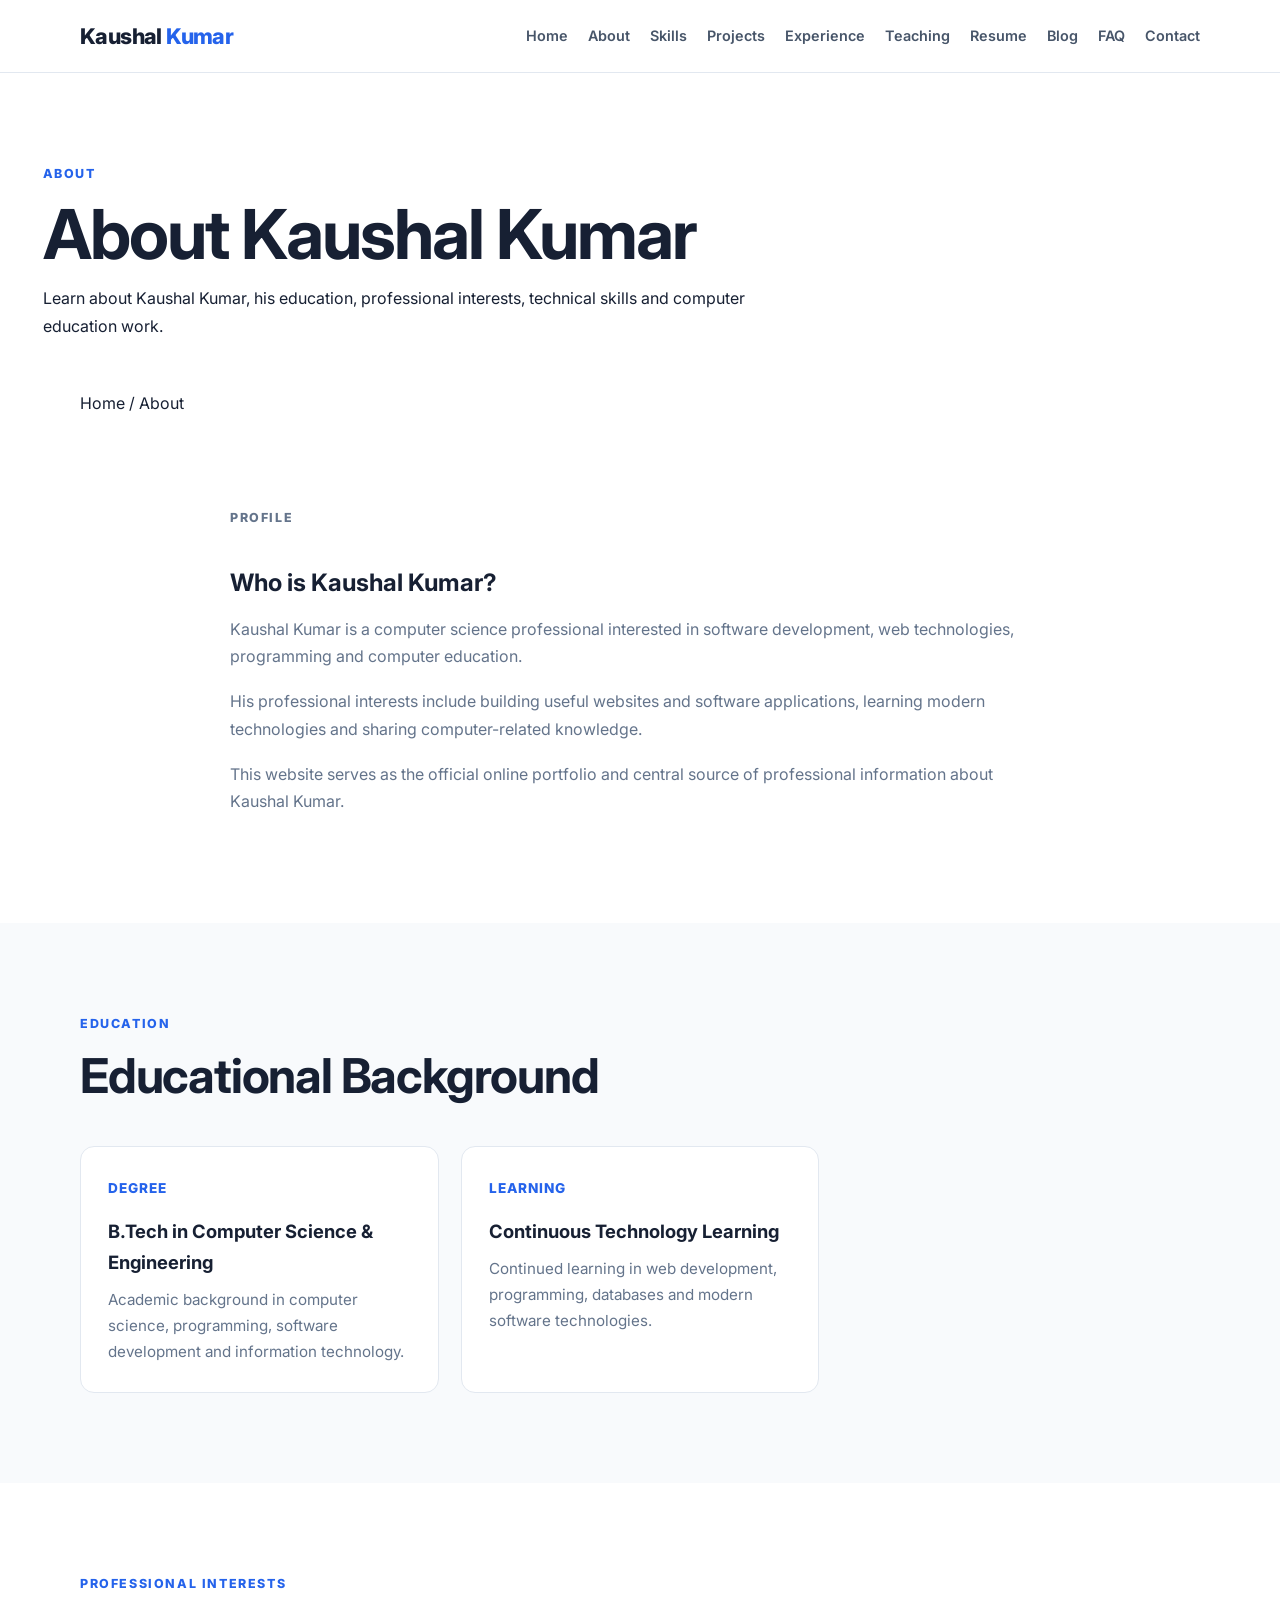
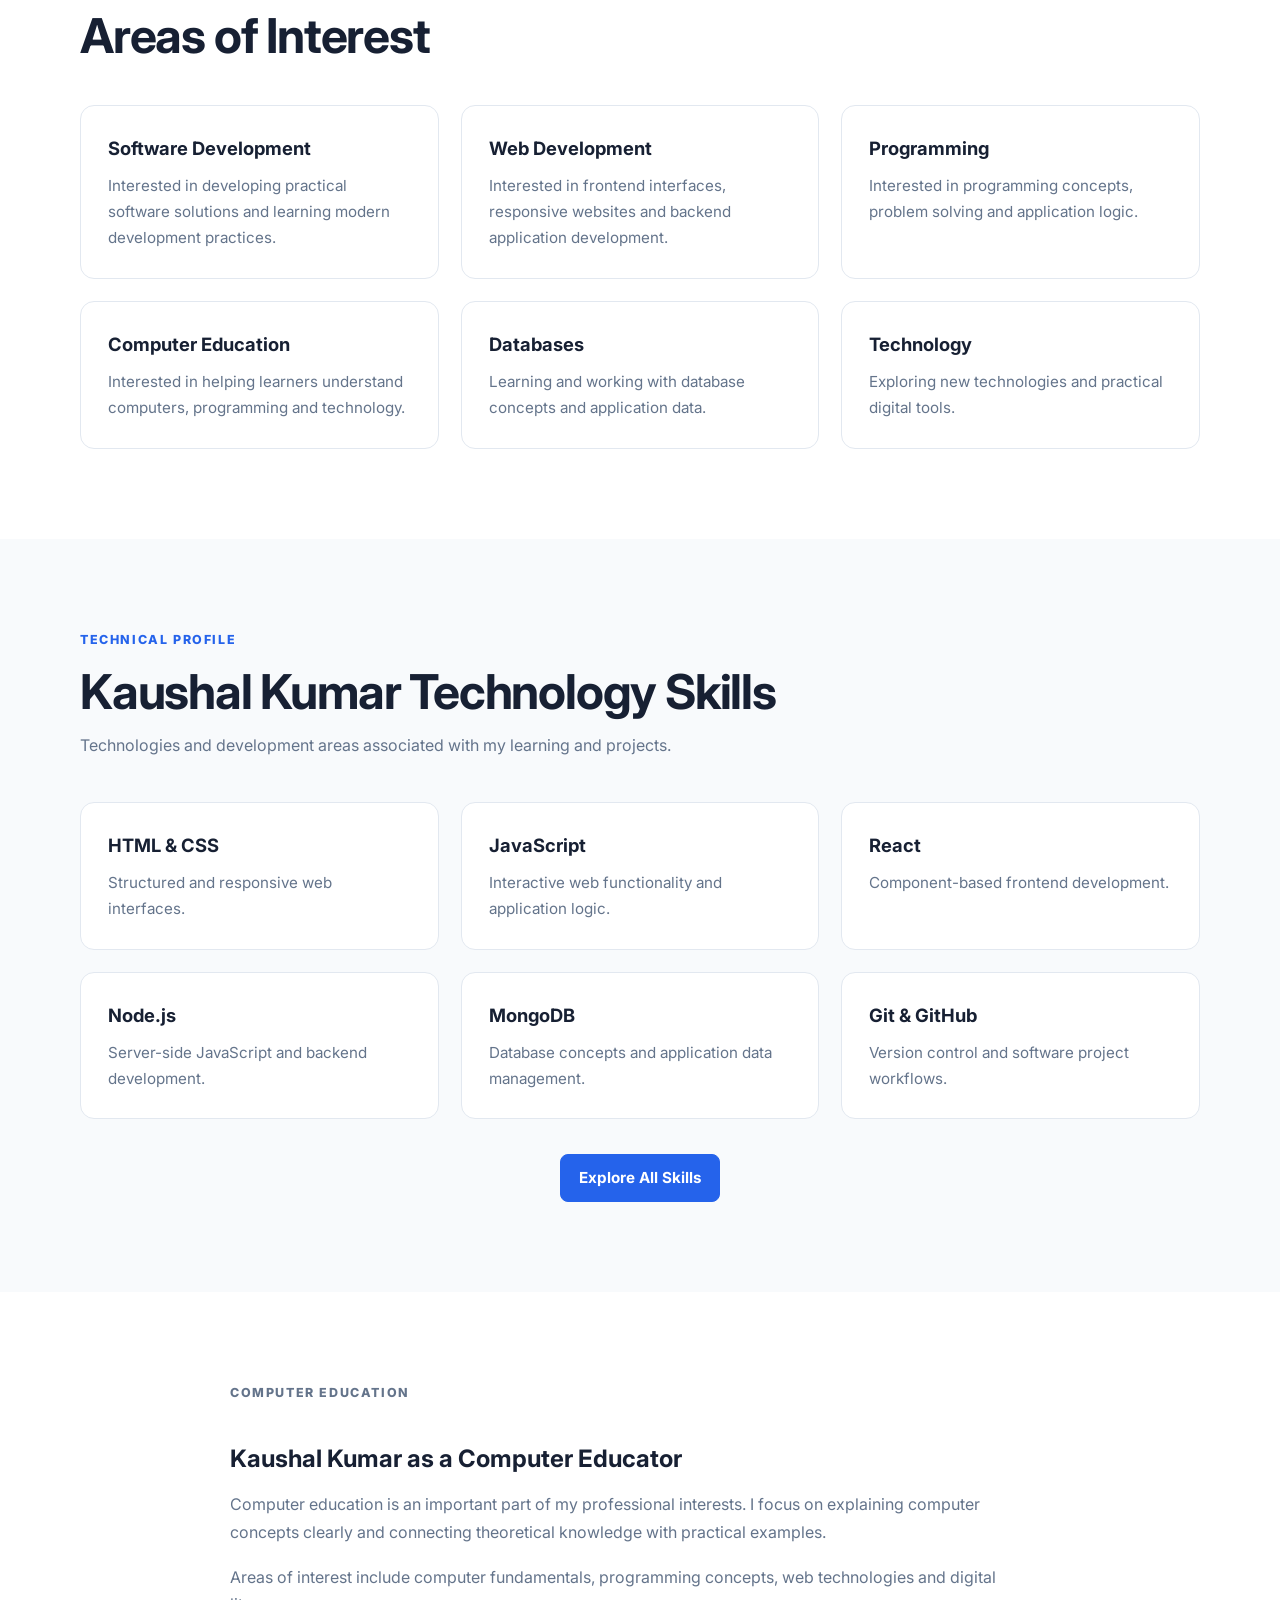
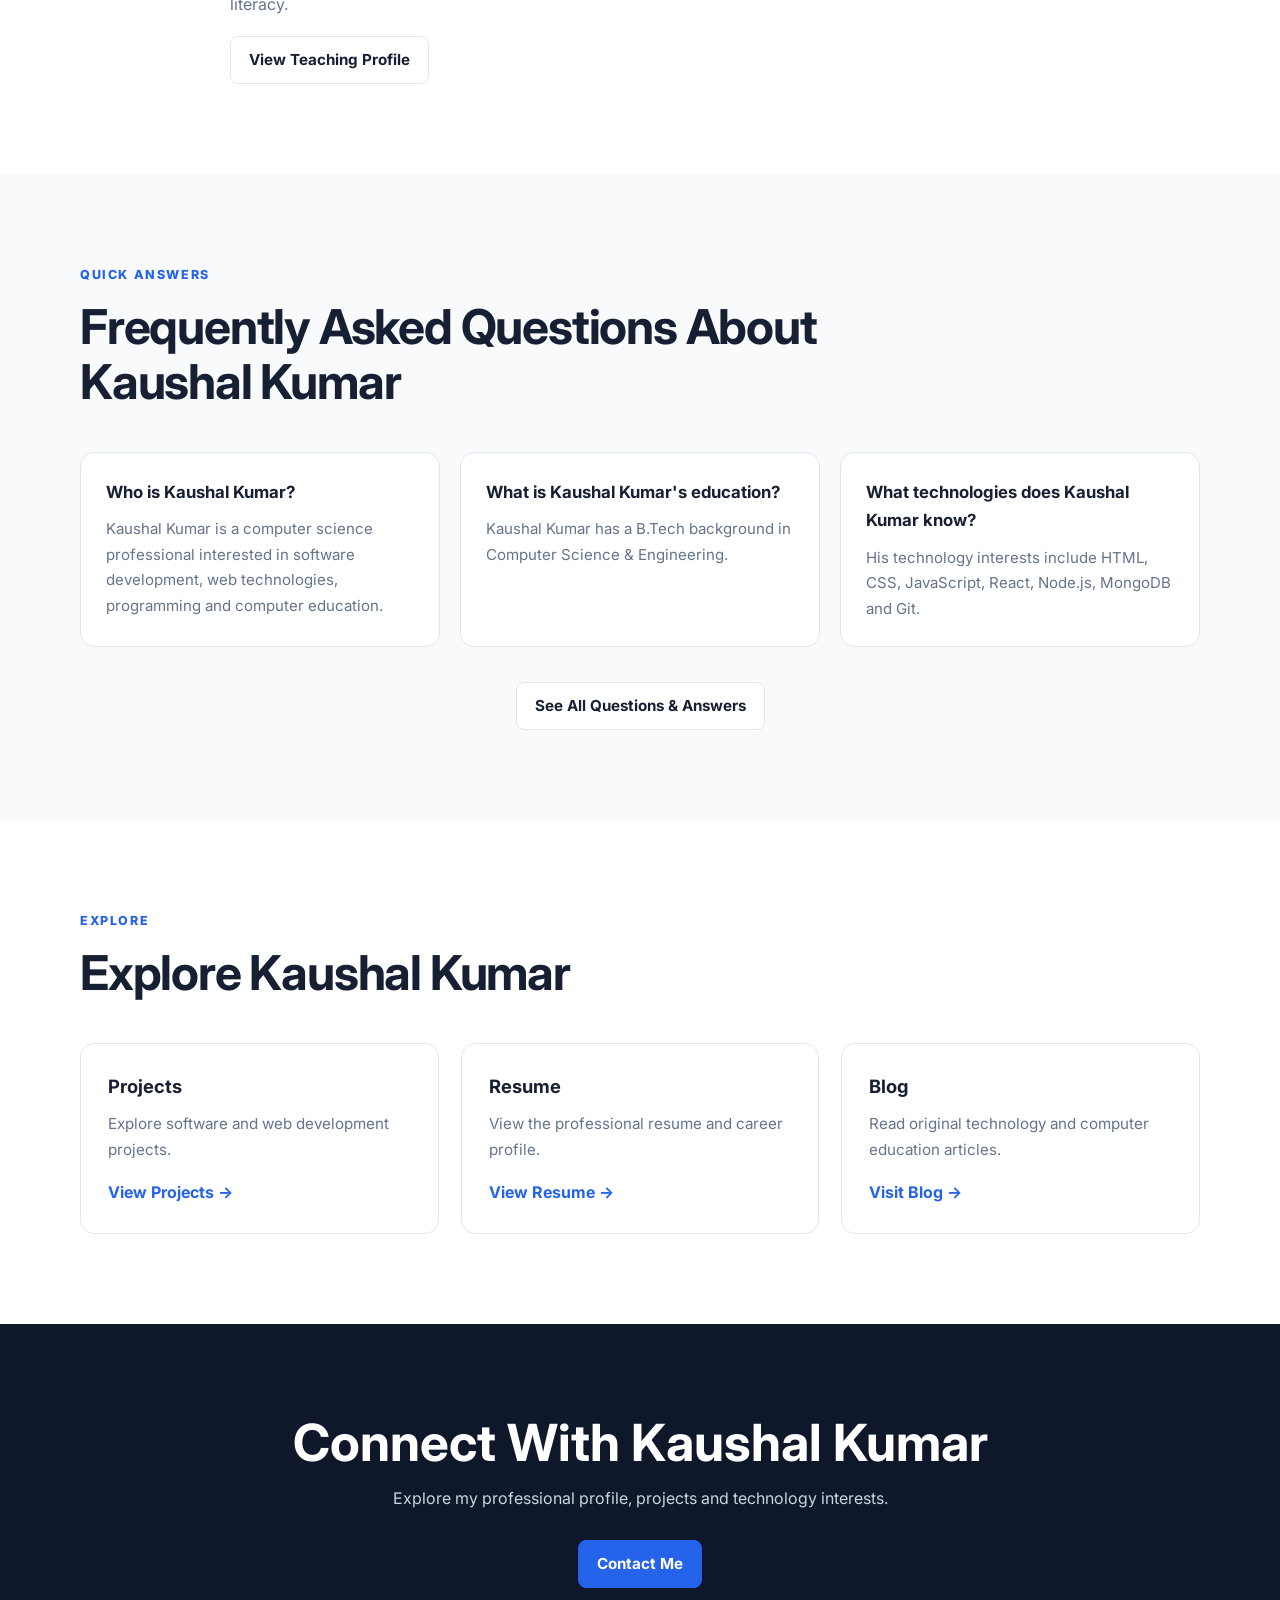
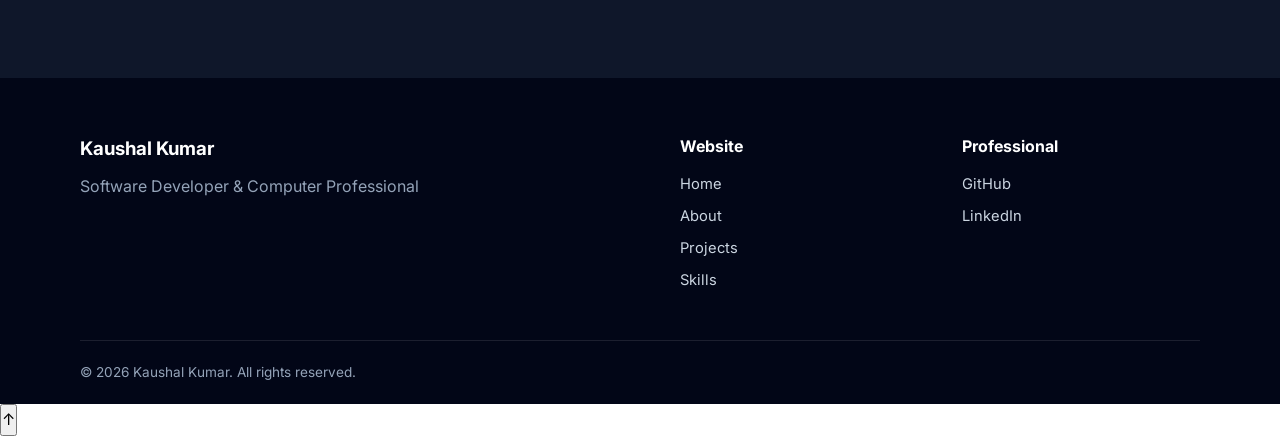
<file: about.html>
<!DOCTYPE html>
<html lang="en">

<head>

  <meta charset="UTF-8">

  <meta
    name="viewport"
    content="width=device-width, initial-scale=1.0"
  >

  <!-- =====================================================
       PRIMARY SEO
  ====================================================== -->

  <title>
    About Kaushal Kumar | Software Developer & Computer Professional
  </title>

  <meta
    name="description"
    content="Learn about Kaushal Kumar, a software developer and computer professional interested in web development, programming, technology and computer education."
  >

  <meta
    name="author"
    content="Kaushal Kumar"
  >

  <meta
    name="robots"
    content="index, follow, max-image-preview:large, max-snippet:-1, max-video-preview:-1"
  >

  <!-- Replace with your actual domain -->

  <link
    rel="canonical"
    href="https://YOUR-DOMAIN.netlify.app/about.html"
  >


  <!-- =====================================================
       OPEN GRAPH
  ====================================================== -->

  <meta
    property="og:type"
    content="profile"
  >

  <meta
    property="og:title"
    content="About Kaushal Kumar | Software Developer"
  >

  <meta
    property="og:description"
    content="Professional profile, education, skills and interests of Kaushal Kumar."
  >

  <meta
    property="og:url"
    content="https://YOUR-DOMAIN.netlify.app/about.html"
  >

  <meta
    property="og:site_name"
    content="Kaushal Kumar"
  >

  <meta
    property="og:image"
    content="https://YOUR-DOMAIN.netlify.app/assets/images/og-image.webp"
  >

  <meta
    property="og:image:alt"
    content="Kaushal Kumar - Software Developer"
  >


  <!-- =====================================================
       TWITTER / X
  ====================================================== -->

  <meta
    name="twitter:card"
    content="summary_large_image"
  >

  <meta
    name="twitter:title"
    content="About Kaushal Kumar | Software Developer"
  >

  <meta
    name="twitter:description"
    content="Professional profile and background of Kaushal Kumar."
  >

  <meta
    name="twitter:image"
    content="https://YOUR-DOMAIN.netlify.app/assets/images/og-image.webp"
  >


  <!-- =====================================================
       FAVICON
  ====================================================== -->

  <link
    rel="icon"
    href="favicon.svg"
    type="image/svg+xml"
  >


  <!-- =====================================================
       FONT
  ====================================================== -->

  <link
    rel="preconnect"
    href="https://fonts.googleapis.com"
  >

  <link
    rel="preconnect"
    href="https://fonts.gstatic.com"
    crossorigin
  >

  <link
    href="https://fonts.googleapis.com/css2?family=Inter:wght@400;500;600;700;800&display=swap"
    rel="stylesheet"
  >


  <!-- =====================================================
       CSS
  ====================================================== -->

  <link
    rel="stylesheet"
    href="css/style.css"
  >

  <link
    rel="stylesheet"
    href="css/responsive.css"
  >


  <!-- =====================================================
       PERSON SCHEMA
  ====================================================== -->

  <script type="application/ld+json">

  {
    "@context": "https://schema.org",

    "@type": "Person",

    "@id": "https://YOUR-DOMAIN.netlify.app/#person",

    "name": "Kaushal Kumar",

    "url": "https://YOUR-DOMAIN.netlify.app/",

    "jobTitle": "Software Developer",

    "description": "Kaushal Kumar is a software developer and computer professional interested in software development, web technologies, programming and computer education.",

    "knowsAbout": [
      "Software Development",
      "Web Development",
      "JavaScript",
      "React",
      "Node.js",
      "MongoDB",
      "Computer Science",
      "Computer Education"
    ],

    "sameAs": [
      "https://github.com/YOUR-GITHUB-USERNAME",
      "https://www.linkedin.com/in/YOUR-LINKEDIN-USERNAME/"
    ]

  }

  </script>


  <!-- =====================================================
       PROFILE PAGE SCHEMA
  ====================================================== -->

  <script type="application/ld+json">

  {
    "@context": "https://schema.org",

    "@type": "ProfilePage",

    "@id": "https://YOUR-DOMAIN.netlify.app/about.html#profile",

    "url": "https://YOUR-DOMAIN.netlify.app/about.html",

    "name": "About Kaushal Kumar",

    "mainEntity": {
      "@id": "https://YOUR-DOMAIN.netlify.app/#person"
    }

  }

  </script>


  <!-- =====================================================
       BREADCRUMB SCHEMA
  ====================================================== -->

  <script type="application/ld+json">

  {
    "@context": "https://schema.org",

    "@type": "BreadcrumbList",

    "itemListElement": [

      {
        "@type": "ListItem",
        "position": 1,
        "name": "Home",
        "item": "https://YOUR-DOMAIN.netlify.app/"
      },

      {
        "@type": "ListItem",
        "position": 2,
        "name": "About",
        "item": "https://YOUR-DOMAIN.netlify.app/about.html"
      }

    ]

  }

  </script>

</head>


<body>


<!-- =====================================================
     HEADER
====================================================== -->

<header class="site-header">

  <div class="container">

    <nav
      class="navbar"
      aria-label="Main navigation"
    >


      <a
        href="index.html"
        class="logo"
        aria-label="Kaushal Kumar Home"
      >

        Kaushal
        <span>Kumar</span>

      </a>


      <button
        type="button"
        class="menu-button"
        id="menuButton"
        aria-label="Open navigation menu"
        aria-expanded="false"
      >
        ☰
      </button>


      <ul
        class="nav-links"
        id="navLinks"
      >

        <li>
          <a href="index.html">
            Home
          </a>
        </li>

        <li>
          <a
            href="about.html"
            aria-current="page"
          >
            About
          </a>
        </li>

        <li>
          <a href="skills.html">
            Skills
          </a>
        </li>

        <li>
          <a href="projects.html">
            Projects
          </a>
        </li>

        <li>
          <a href="experience.html">
            Experience
          </a>
        </li>

        <li>
          <a href="teaching.html">
            Teaching
          </a>
        </li>

        <li>
          <a href="resume.html">
            Resume
          </a>
        </li>

        <li>
          <a href="blog.html">
            Blog
          </a>
        </li>

        <li>
          <a href="faq.html">
            FAQ
          </a>
        </li>

        <li>
          <a href="contact.html">
            Contact
          </a>
        </li>

      </ul>

    </nav>

  </div>

</header>



<!-- =====================================================
     MAIN
====================================================== -->

<main>


<!-- =====================================================
     PAGE HEADER
====================================================== -->

<section class="page-head">

  <div class="container">

    <p class="eyebrow">
      ABOUT
    </p>


    <h1>
      About Kaushal Kumar
    </h1>


    <p>

      Learn about Kaushal Kumar,
      his education, professional interests,
      technical skills and computer education work.

    </p>

  </div>

</section>



<!-- =====================================================
     BREADCRUMB
====================================================== -->

<section class="breadcrumb-section">

  <div class="container">

    <nav
      aria-label="Breadcrumb"
      class="breadcrumbs"
    >

      <a href="index.html">
        Home
      </a>

      <span>
        /
      </span>

      <span>
        About
      </span>

    </nav>

  </div>

</section>



<!-- =====================================================
     INTRODUCTION
====================================================== -->

<section class="section">

  <div class="container narrow">


    <p class="eyebrow">
      PROFILE
    </p>


    <h2>
      Who is Kaushal Kumar?
    </h2>


    <p>

      Kaushal Kumar is a computer science professional
      interested in software development,
      web technologies, programming and computer education.

    </p>


    <p>

      His professional interests include building
      useful websites and software applications,
      learning modern technologies and sharing
      computer-related knowledge.

    </p>


    <p>

      This website serves as the official online
      portfolio and central source of professional
      information about Kaushal Kumar.

    </p>

  </div>

</section>



<!-- =====================================================
     EDUCATION
====================================================== -->

<section class="section section-light">

  <div class="container">


    <div class="section-heading">

      <p class="eyebrow">
        EDUCATION
      </p>


      <h2>
        Educational Background
      </h2>

    </div>


    <div class="cards-grid">


      <article class="card">

        <span class="project-number">
          DEGREE
        </span>


        <h3>
          B.Tech in Computer Science & Engineering
        </h3>


        <p>

          Academic background in computer science,
          programming, software development and
          information technology.

        </p>

      </article>


      <article class="card">

        <span class="project-number">
          LEARNING
        </span>


        <h3>
          Continuous Technology Learning
        </h3>


        <p>

          Continued learning in web development,
          programming, databases and modern
          software technologies.

        </p>

      </article>


    </div>

  </div>

</section>



<!-- =====================================================
     PROFESSIONAL INTERESTS
====================================================== -->

<section class="section">

  <div class="container">


    <div class="section-heading">

      <p class="eyebrow">
        PROFESSIONAL INTERESTS
      </p>


      <h2>
        Areas of Interest
      </h2>

    </div>


    <div class="cards-grid">


      <article class="card">

        <h3>
          Software Development
        </h3>

        <p>

          Interested in developing practical
          software solutions and learning
          modern development practices.

        </p>

      </article>


      <article class="card">

        <h3>
          Web Development
        </h3>

        <p>

          Interested in frontend interfaces,
          responsive websites and backend
          application development.

        </p>

      </article>


      <article class="card">

        <h3>
          Programming
        </h3>

        <p>

          Interested in programming concepts,
          problem solving and application logic.

        </p>

      </article>


      <article class="card">

        <h3>
          Computer Education
        </h3>

        <p>

          Interested in helping learners
          understand computers, programming
          and technology.

        </p>

      </article>


      <article class="card">

        <h3>
          Databases
        </h3>

        <p>

          Learning and working with database
          concepts and application data.

        </p>

      </article>


      <article class="card">

        <h3>
          Technology
        </h3>

        <p>

          Exploring new technologies and
          practical digital tools.

        </p>

      </article>


    </div>

  </div>

</section>



<!-- =====================================================
     TECHNICAL PROFILE
====================================================== -->

<section class="section section-light">

  <div class="container">


    <div class="section-heading">

      <p class="eyebrow">
        TECHNICAL PROFILE
      </p>


      <h2>
        Kaushal Kumar Technology Skills
      </h2>


      <p>

        Technologies and development areas
        associated with my learning and projects.

      </p>

    </div>


    <div class="cards-grid">


      <article class="card">

        <h3>
          HTML & CSS
        </h3>

        <p>
          Structured and responsive web interfaces.
        </p>

      </article>


      <article class="card">

        <h3>
          JavaScript
        </h3>

        <p>
          Interactive web functionality and application logic.
        </p>

      </article>


      <article class="card">

        <h3>
          React
        </h3>

        <p>
          Component-based frontend development.
        </p>

      </article>


      <article class="card">

        <h3>
          Node.js
        </h3>

        <p>
          Server-side JavaScript and backend development.
        </p>

      </article>


      <article class="card">

        <h3>
          MongoDB
        </h3>

        <p>
          Database concepts and application data management.
        </p>

      </article>


      <article class="card">

        <h3>
          Git & GitHub
        </h3>

        <p>
          Version control and software project workflows.
        </p>

      </article>


    </div>


    <div class="center-button">

      <a
        href="skills.html"
        class="btn btn-primary"
      >
        Explore All Skills
      </a>

    </div>

  </div>

</section>



<!-- =====================================================
     TEACHING
====================================================== -->

<section class="section">

  <div class="container narrow">


    <p class="eyebrow">
      COMPUTER EDUCATION
    </p>


    <h2>
      Kaushal Kumar as a Computer Educator
    </h2>


    <p>

      Computer education is an important part
      of my professional interests. I focus on
      explaining computer concepts clearly and
      connecting theoretical knowledge with
      practical examples.

    </p>


    <p>

      Areas of interest include computer fundamentals,
      programming concepts, web technologies and
      digital literacy.

    </p>


    <a
      href="teaching.html"
      class="btn btn-secondary"
    >
      View Teaching Profile
    </a>

  </div>

</section>



<!-- =====================================================
     AEO DIRECT ANSWERS
====================================================== -->

<section class="section section-light">

  <div class="container">


    <div class="section-heading">

      <p class="eyebrow">
        QUICK ANSWERS
      </p>


      <h2>
        Frequently Asked Questions About Kaushal Kumar
      </h2>

    </div>


    <div class="faq-preview">


      <article>

        <h3>
          Who is Kaushal Kumar?
        </h3>


        <p>

          Kaushal Kumar is a computer science
          professional interested in software
          development, web technologies,
          programming and computer education.

        </p>

      </article>


      <article>

        <h3>
          What is Kaushal Kumar's education?
        </h3>


        <p>

          Kaushal Kumar has a B.Tech background
          in Computer Science & Engineering.

        </p>

      </article>


      <article>

        <h3>
          What technologies does Kaushal Kumar know?
        </h3>


        <p>

          His technology interests include HTML,
          CSS, JavaScript, React, Node.js,
          MongoDB and Git.

        </p>

      </article>


    </div>


    <div class="center-button">

      <a
        href="faq.html"
        class="btn btn-secondary"
      >
        See All Questions & Answers
      </a>

    </div>

  </div>

</section>



<!-- =====================================================
     INTERNAL LINKS
====================================================== -->

<section class="section">

  <div class="container">


    <div class="section-heading">

      <p class="eyebrow">
        EXPLORE
      </p>


      <h2>
        Explore Kaushal Kumar
      </h2>

    </div>


    <div class="cards-grid">


      <article class="card">

        <h3>
          Projects
        </h3>

        <p>
          Explore software and web development projects.
        </p>

        <a href="projects.html">
          View Projects →
        </a>

      </article>


      <article class="card">

        <h3>
          Resume
        </h3>

        <p>
          View the professional resume and career profile.
        </p>

        <a href="resume.html">
          View Resume →
        </a>

      </article>


      <article class="card">

        <h3>
          Blog
        </h3>

        <p>
          Read original technology and computer education articles.
        </p>

        <a href="blog.html">
          Visit Blog →
        </a>

      </article>


    </div>

  </div>

</section>



<!-- =====================================================
     CTA
====================================================== -->

<section class="cta">

  <div class="container">

    <h2>
      Connect With Kaushal Kumar
    </h2>


    <p>

      Explore my professional profile,
      projects and technology interests.

    </p>


    <a
      href="contact.html"
      class="btn btn-primary"
    >
      Contact Me
    </a>

  </div>

</section>


</main>



<!-- =====================================================
     FOOTER
====================================================== -->

<footer class="site-footer">

  <div class="container footer-grid">


    <div>

      <h3>
        Kaushal Kumar
      </h3>


      <p>
        Software Developer & Computer Professional
      </p>

    </div>


    <div>

      <h4>
        Website
      </h4>


      <a href="index.html">
        Home
      </a>


      <a href="about.html">
        About
      </a>


      <a href="projects.html">
        Projects
      </a>


      <a href="skills.html">
        Skills
      </a>

    </div>


    <div>

      <h4>
        Professional
      </h4>


      <a
        href="https://github.com/YOUR-GITHUB-USERNAME"
        rel="me"
      >
        GitHub
      </a>


      <a
        href="https://www.linkedin.com/in/YOUR-LINKEDIN-USERNAME/"
        rel="me"
      >
        LinkedIn
      </a>

    </div>


  </div>


  <div class="container copyright">

    <p>

      ©
      <span id="year"></span>
      Kaushal Kumar.
      All rights reserved.

    </p>

  </div>

</footer>



<!-- =====================================================
     JAVASCRIPT
====================================================== -->

<script src="js/main.js"></script>


</body>

</html>
</file>
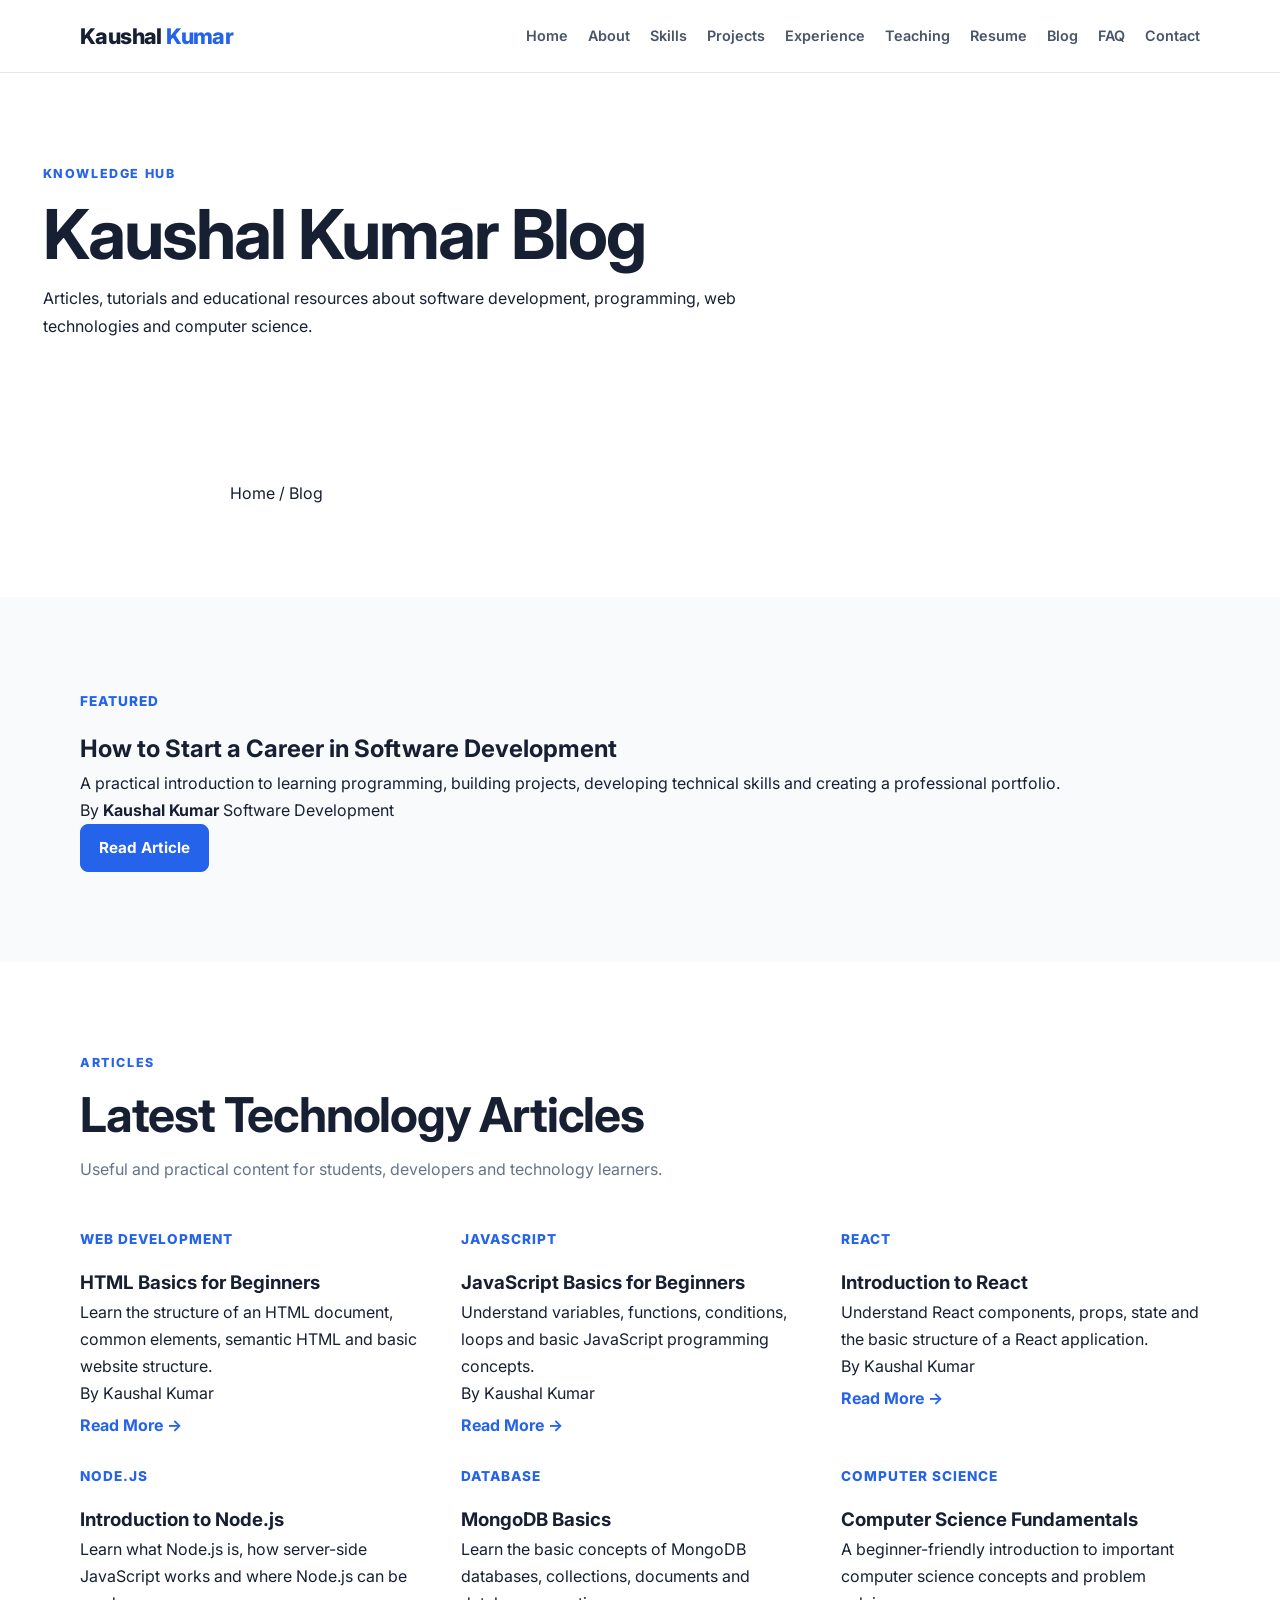
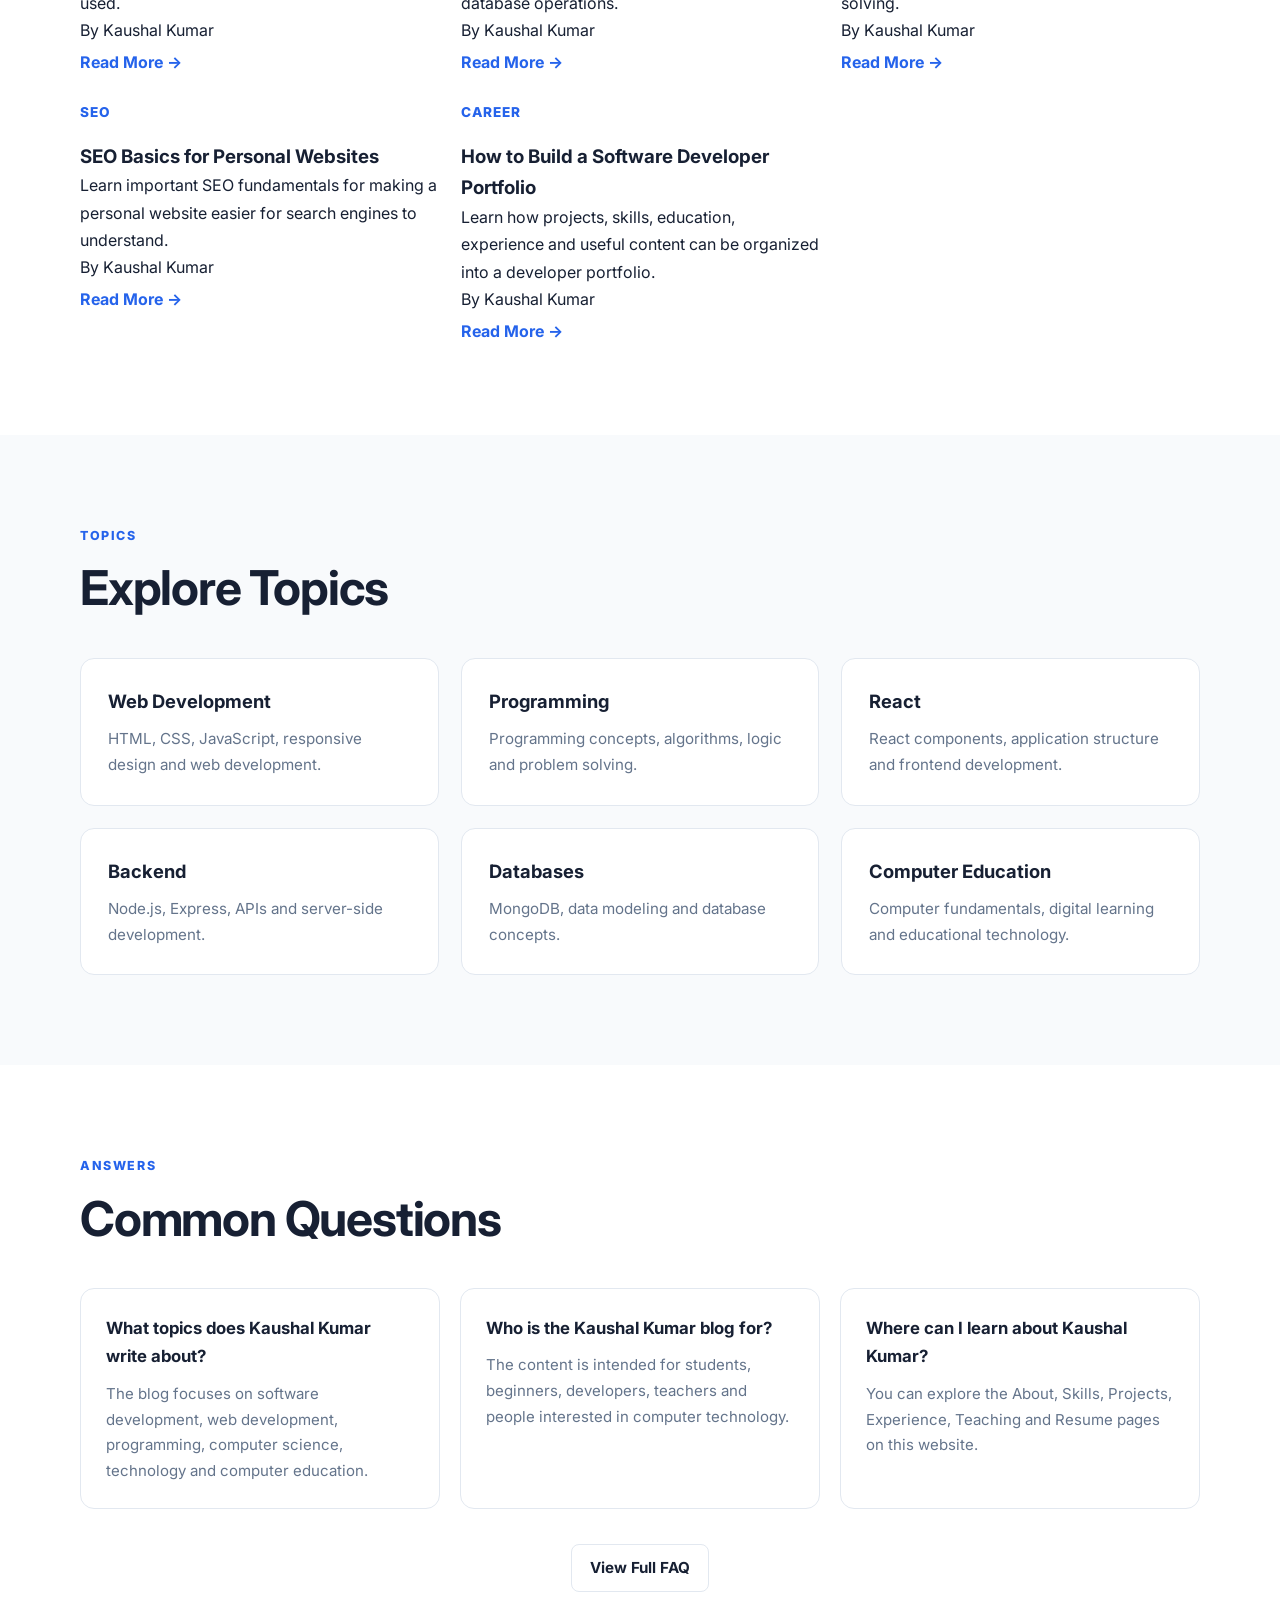
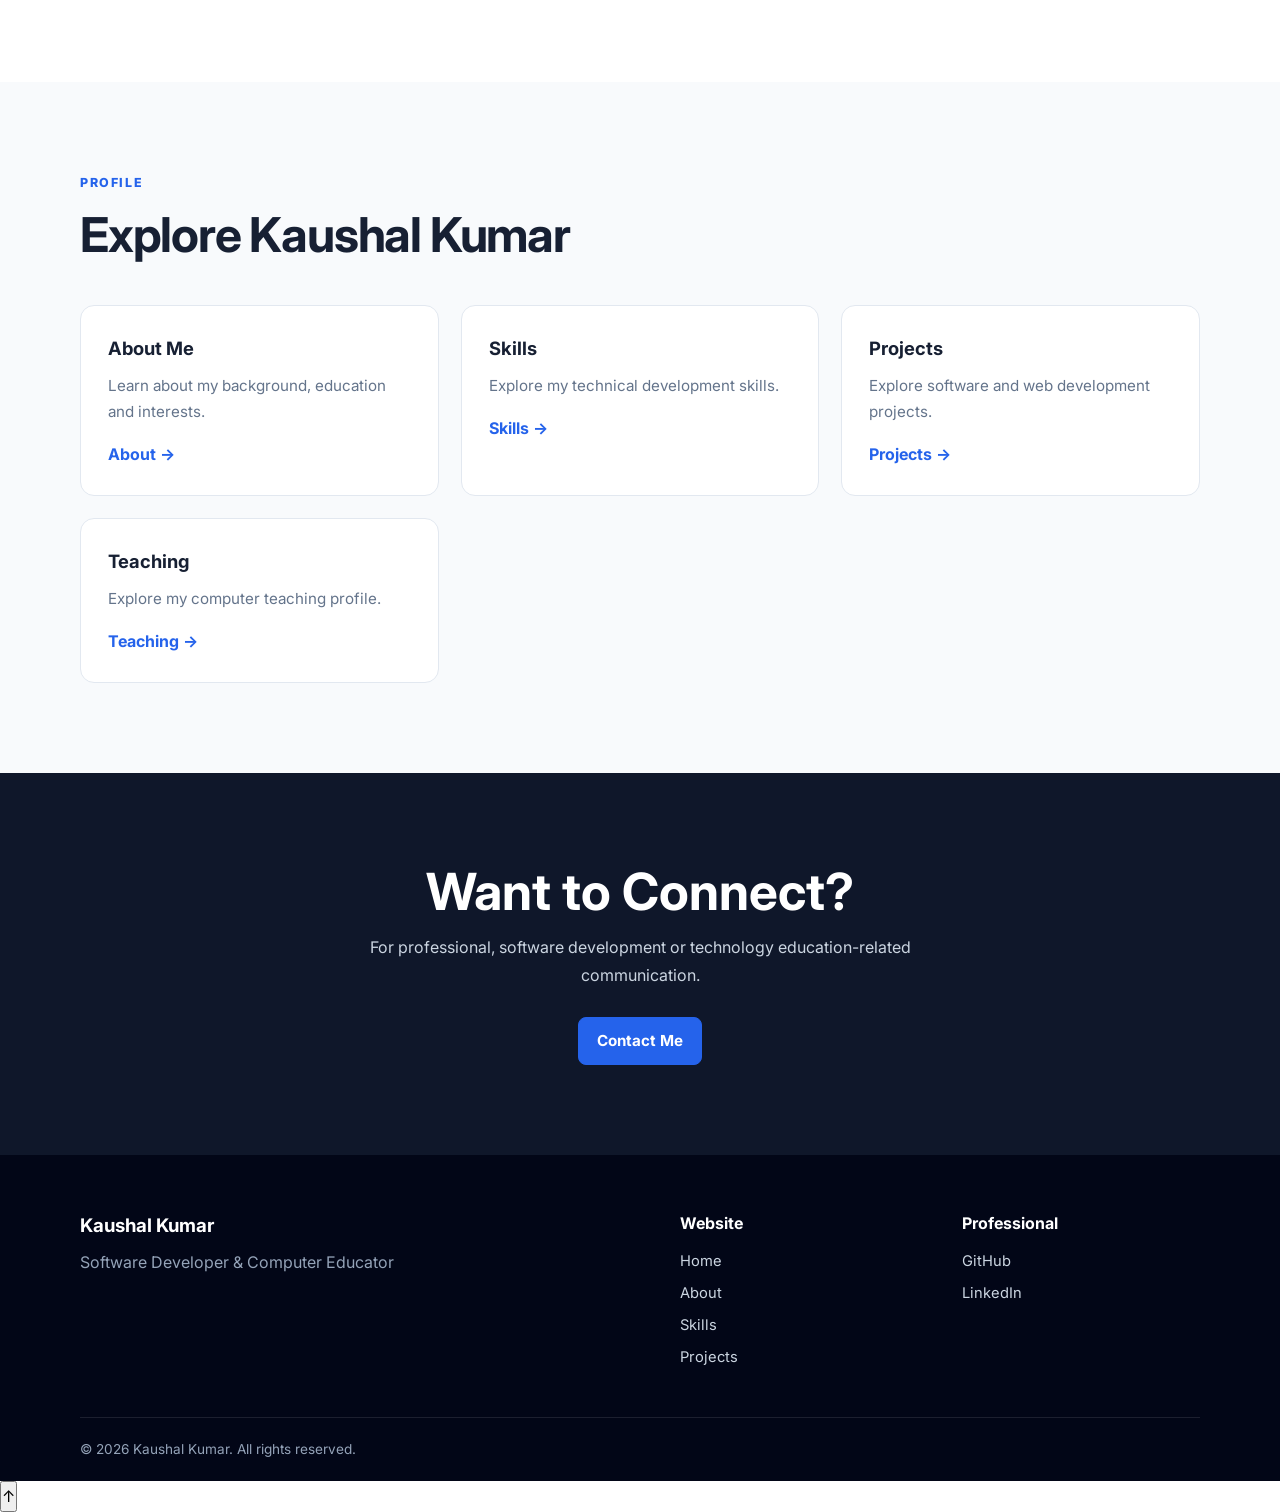
<file: blog.html>
<!DOCTYPE html>
<html lang="en">

<head>

  <meta charset="UTF-8">

  <meta
    name="viewport"
    content="width=device-width, initial-scale=1.0"
  >

  <title>
    Kaushal Kumar Blog | Software Development, Computer Science & Technology
  </title>

  <meta
    name="description"
    content="Read articles by Kaushal Kumar about software development, web development, computer science, programming, technology and computer education."
  >

  <meta
    name="author"
    content="Kaushal Kumar"
  >

  <meta
    name="robots"
    content="index, follow, max-image-preview:large, max-snippet:-1, max-video-preview:-1"
  >

  <!-- Replace YOUR-DOMAIN with your actual Netlify domain -->

  <link
    rel="canonical"
    href="https://YOUR-DOMAIN.netlify.app/blog.html"
  >


  <!-- =====================================================
       OPEN GRAPH
  ====================================================== -->

  <meta
    property="og:type"
    content="website"
  >

  <meta
    property="og:title"
    content="Kaushal Kumar Blog | Technology & Computer Science"
  >

  <meta
    property="og:description"
    content="Articles and educational resources about software development, programming, web development and computer science."
  >

  <meta
    property="og:url"
    content="https://YOUR-DOMAIN.netlify.app/blog.html"
  >

  <meta
    property="og:site_name"
    content="Kaushal Kumar"
  >

  <meta
    property="og:image"
    content="https://YOUR-DOMAIN.netlify.app/assets/images/og-image.webp"
  >

  <meta
    property="og:image:alt"
    content="Kaushal Kumar Technology Blog"
  >


  <!-- =====================================================
       TWITTER / X
  ====================================================== -->

  <meta
    name="twitter:card"
    content="summary_large_image"
  >

  <meta
    name="twitter:title"
    content="Kaushal Kumar Blog"
  >

  <meta
    name="twitter:description"
    content="Software development, computer science and technology articles by Kaushal Kumar."
  >

  <meta
    name="twitter:image"
    content="https://YOUR-DOMAIN.netlify.app/assets/images/og-image.webp"
  >


  <!-- =====================================================
       FAVICON
  ====================================================== -->

  <link
    rel="icon"
    href="favicon.svg"
    type="image/svg+xml"
  >


  <!-- =====================================================
       FONT
  ====================================================== -->

  <link
    rel="preconnect"
    href="https://fonts.googleapis.com"
  >

  <link
    rel="preconnect"
    href="https://fonts.gstatic.com"
    crossorigin
  >

  <link
    href="https://fonts.googleapis.com/css2?family=Inter:wght@400;500;600;700;800&display=swap"
    rel="stylesheet"
  >


  <!-- =====================================================
       CSS
  ====================================================== -->

  <link
    rel="stylesheet"
    href="css/style.css"
  >

  <link
    rel="stylesheet"
    href="css/responsive.css"
  >


  <!-- =====================================================
       PERSON SCHEMA
  ====================================================== -->

  <script type="application/ld+json">

  {
    "@context": "https://schema.org",

    "@type": "Person",

    "@id": "https://YOUR-DOMAIN.netlify.app/#person",

    "name": "Kaushal Kumar",

    "url": "https://YOUR-DOMAIN.netlify.app/",

    "jobTitle": "Software Developer",

    "sameAs": [
      "https://github.com/YOUR-GITHUB-USERNAME",
      "https://www.linkedin.com/in/YOUR-LINKEDIN-USERNAME/"
    ]

  }

  </script>


  <!-- =====================================================
       BREADCRUMB SCHEMA
  ====================================================== -->

  <script type="application/ld+json">

  {
    "@context": "https://schema.org",

    "@type": "BreadcrumbList",

    "itemListElement": [

      {
        "@type": "ListItem",
        "position": 1,
        "name": "Home",
        "item": "https://YOUR-DOMAIN.netlify.app/"
      },

      {
        "@type": "ListItem",
        "position": 2,
        "name": "Blog",
        "item": "https://YOUR-DOMAIN.netlify.app/blog.html"
      }

    ]

  }

  </script>


  <!-- =====================================================
       BLOG SCHEMA
  ====================================================== -->

  <script type="application/ld+json">

  {
    "@context": "https://schema.org",

    "@type": "Blog",

    "@id": "https://YOUR-DOMAIN.netlify.app/blog.html#blog",

    "url": "https://YOUR-DOMAIN.netlify.app/blog.html",

    "name": "Kaushal Kumar Blog",

    "description": "Articles about software development, programming, web development, computer science and technology education.",

    "author": {
      "@type": "Person",
      "@id": "https://YOUR-DOMAIN.netlify.app/#person"
    }

  }

  </script>

</head>


<body>


<!-- =====================================================
     HEADER
====================================================== -->

<header class="site-header">

  <div class="container">

    <nav
      class="navbar"
      aria-label="Main navigation"
    >

      <a
        href="index.html"
        class="logo"
        aria-label="Kaushal Kumar Home"
      >

        Kaushal
        <span>Kumar</span>

      </a>


      <button
        type="button"
        class="menu-button"
        id="menuButton"
        aria-label="Open navigation menu"
        aria-expanded="false"
      >
        ☰
      </button>


      <ul
        class="nav-links"
        id="navLinks"
      >

        <li>
          <a href="index.html">
            Home
          </a>
        </li>

        <li>
          <a href="about.html">
            About
          </a>
        </li>

        <li>
          <a href="skills.html">
            Skills
          </a>
        </li>

        <li>
          <a href="projects.html">
            Projects
          </a>
        </li>

        <li>
          <a href="experience.html">
            Experience
          </a>
        </li>

        <li>
          <a href="teaching.html">
            Teaching
          </a>
        </li>

        <li>
          <a href="resume.html">
            Resume
          </a>
        </li>

        <li>
          <a
            href="blog.html"
            aria-current="page"
          >
            Blog
          </a>
        </li>

        <li>
          <a href="faq.html">
            FAQ
          </a>
        </li>

        <li>
          <a href="contact.html">
            Contact
          </a>
        </li>

      </ul>

    </nav>

  </div>

</header>


<!-- =====================================================
     MAIN
====================================================== -->

<main>


<!-- =====================================================
     PAGE HEADER
====================================================== -->

<section class="page-head">

  <div class="container">

    <p class="eyebrow">
      KNOWLEDGE HUB
    </p>


    <h1>
      Kaushal Kumar Blog
    </h1>


    <p>

      Articles, tutorials and educational
      resources about software development,
      programming, web technologies and
      computer science.

    </p>

  </div>

</section>



<!-- =====================================================
     BREADCRUMB
====================================================== -->

<section class="section">

  <div class="container narrow">

    <nav
      aria-label="Breadcrumb"
      class="breadcrumbs"
    >

      <a href="index.html">
        Home
      </a>

      <span>
        /
      </span>

      <span>
        Blog
      </span>

    </nav>

  </div>

</section>



<!-- =====================================================
     FEATURED ARTICLE
====================================================== -->

<section class="section section-light">

  <div class="container">


    <article
      class="featured-post"
      itemscope
      itemtype="https://schema.org/Article"
    >


      <div>

        <span class="project-number">
          FEATURED
        </span>


        <h2 itemprop="headline">
          How to Start a Career in Software Development
        </h2>


        <p itemprop="description">

          A practical introduction to learning
          programming, building projects,
          developing technical skills and
          creating a professional portfolio.

        </p>


        <div class="post-meta">

          <span>
            By
            <strong itemprop="author">
              Kaushal Kumar
            </strong>
          </span>

          <span>
            Software Development
          </span>

        </div>


        <!-- Create article page later -->

        <a
          href="blog/software-development-career.html"
          class="btn btn-primary"
        >
          Read Article
        </a>

      </div>


    </article>

  </div>

</section>



<!-- =====================================================
     BLOG POSTS
====================================================== -->

<section class="section">

  <div class="container">


    <div class="section-heading">

      <p class="eyebrow">
        ARTICLES
      </p>


      <h2>
        Latest Technology Articles
      </h2>


      <p>

        Useful and practical content for
        students, developers and technology
        learners.

      </p>

    </div>



    <div class="cards-grid">


      <!-- =================================================
           ARTICLE 1
      ================================================== -->

      <article
        class="post-card"
        itemscope
        itemtype="https://schema.org/Article"
      >

        <span class="project-number">
          WEB DEVELOPMENT
        </span>


        <h3 itemprop="headline">
          HTML Basics for Beginners
        </h3>


        <p itemprop="description">

          Learn the structure of an HTML
          document, common elements,
          semantic HTML and basic
          website structure.

        </p>


        <p class="post-meta">
          By Kaushal Kumar
        </p>


        <a
          href="blog/html-basics.html"
          itemprop="url"
          class="text-link"
        >
          Read More →
        </a>

      </article>



      <!-- =================================================
           ARTICLE 2
      ================================================== -->

      <article
        class="post-card"
        itemscope
        itemtype="https://schema.org/Article"
      >

        <span class="project-number">
          JAVASCRIPT
        </span>


        <h3 itemprop="headline">
          JavaScript Basics for Beginners
        </h3>


        <p itemprop="description">

          Understand variables, functions,
          conditions, loops and basic
          JavaScript programming concepts.

        </p>


        <p class="post-meta">
          By Kaushal Kumar
        </p>


        <a
          href="blog/javascript-basics.html"
          itemprop="url"
          class="text-link"
        >
          Read More →
        </a>

      </article>



      <!-- =================================================
           ARTICLE 3
      ================================================== -->

      <article
        class="post-card"
        itemscope
        itemtype="https://schema.org/Article"
      >

        <span class="project-number">
          REACT
        </span>


        <h3 itemprop="headline">
          Introduction to React
        </h3>


        <p itemprop="description">

          Understand React components,
          props, state and the basic
          structure of a React application.

        </p>


        <p class="post-meta">
          By Kaushal Kumar
        </p>


        <a
          href="blog/react-introduction.html"
          itemprop="url"
          class="text-link"
        >
          Read More →
        </a>

      </article>



      <!-- =================================================
           ARTICLE 4
      ================================================== -->

      <article
        class="post-card"
        itemscope
        itemtype="https://schema.org/Article"
      >

        <span class="project-number">
          NODE.JS
        </span>


        <h3 itemprop="headline">
          Introduction to Node.js
        </h3>


        <p itemprop="description">

          Learn what Node.js is, how
          server-side JavaScript works
          and where Node.js can be used.

        </p>


        <p class="post-meta">
          By Kaushal Kumar
        </p>


        <a
          href="blog/nodejs-introduction.html"
          itemprop="url"
          class="text-link"
        >
          Read More →
        </a>

      </article>



      <!-- =================================================
           ARTICLE 5
      ================================================== -->

      <article
        class="post-card"
        itemscope
        itemtype="https://schema.org/Article"
      >

        <span class="project-number">
          DATABASE
        </span>


        <h3 itemprop="headline">
          MongoDB Basics
        </h3>


        <p itemprop="description">

          Learn the basic concepts of
          MongoDB databases, collections,
          documents and database operations.

        </p>


        <p class="post-meta">
          By Kaushal Kumar
        </p>


        <a
          href="blog/mongodb-basics.html"
          itemprop="url"
          class="text-link"
        >
          Read More →
        </a>

      </article>



      <!-- =================================================
           ARTICLE 6
      ================================================== -->

      <article
        class="post-card"
        itemscope
        itemtype="https://schema.org/Article"
      >

        <span class="project-number">
          COMPUTER SCIENCE
        </span>


        <h3 itemprop="headline">
          Computer Science Fundamentals
        </h3>


        <p itemprop="description">

          A beginner-friendly introduction
          to important computer science
          concepts and problem solving.

        </p>


        <p class="post-meta">
          By Kaushal Kumar
        </p>


        <a
          href="blog/computer-science-fundamentals.html"
          itemprop="url"
          class="text-link"
        >
          Read More →
        </a>

      </article>



      <!-- =================================================
           ARTICLE 7
      ================================================== -->

      <article
        class="post-card"
        itemscope
        itemtype="https://schema.org/Article"
      >

        <span class="project-number">
          SEO
        </span>


        <h3 itemprop="headline">
          SEO Basics for Personal Websites
        </h3>


        <p itemprop="description">

          Learn important SEO fundamentals
          for making a personal website
          easier for search engines to
          understand.

        </p>


        <p class="post-meta">
          By Kaushal Kumar
        </p>


        <a
          href="blog/seo-basics.html"
          itemprop="url"
          class="text-link"
        >
          Read More →
        </a>

      </article>



      <!-- =================================================
           ARTICLE 8
      ================================================== -->

      <article
        class="post-card"
        itemscope
        itemtype="https://schema.org/Article"
      >

        <span class="project-number">
          CAREER
        </span>


        <h3 itemprop="headline">
          How to Build a Software Developer Portfolio
        </h3>


        <p itemprop="description">

          Learn how projects, skills,
          education, experience and
          useful content can be organized
          into a developer portfolio.

        </p>


        <p class="post-meta">
          By Kaushal Kumar
        </p>


        <a
          href="blog/developer-portfolio.html"
          itemprop="url"
          class="text-link"
        >
          Read More →
        </a>

      </article>


    </div>

  </div>

</section>



<!-- =====================================================
     TOPIC CATEGORIES
====================================================== -->

<section class="section section-light">

  <div class="container">


    <div class="section-heading">

      <p class="eyebrow">
        TOPICS
      </p>


      <h2>
        Explore Topics
      </h2>

    </div>


    <div class="cards-grid">


      <article class="card">

        <h3>
          Web Development
        </h3>

        <p>
          HTML, CSS, JavaScript,
          responsive design and
          web development.
        </p>

      </article>


      <article class="card">

        <h3>
          Programming
        </h3>

        <p>
          Programming concepts,
          algorithms, logic and
          problem solving.
        </p>

      </article>


      <article class="card">

        <h3>
          React
        </h3>

        <p>
          React components,
          application structure
          and frontend development.
        </p>

      </article>


      <article class="card">

        <h3>
          Backend
        </h3>

        <p>
          Node.js, Express,
          APIs and server-side
          development.
        </p>

      </article>


      <article class="card">

        <h3>
          Databases
        </h3>

        <p>
          MongoDB, data modeling
          and database concepts.
        </p>

      </article>


      <article class="card">

        <h3>
          Computer Education
        </h3>

        <p>
          Computer fundamentals,
          digital learning and
          educational technology.
        </p>

      </article>


    </div>

  </div>

</section>



<!-- =====================================================
     AEO SECTION
====================================================== -->

<section class="section">

  <div class="container">


    <div class="section-heading">

      <p class="eyebrow">
        ANSWERS
      </p>


      <h2>
        Common Questions
      </h2>

    </div>


    <div class="faq-preview">


      <article>

        <h3>
          What topics does Kaushal Kumar write about?
        </h3>


        <p>

          The blog focuses on software
          development, web development,
          programming, computer science,
          technology and computer education.

        </p>

      </article>


      <article>

        <h3>
          Who is the Kaushal Kumar blog for?
        </h3>


        <p>

          The content is intended for
          students, beginners, developers,
          teachers and people interested
          in computer technology.

        </p>

      </article>


      <article>

        <h3>
          Where can I learn about Kaushal Kumar?
        </h3>


        <p>

          You can explore the About,
          Skills, Projects, Experience,
          Teaching and Resume pages
          on this website.

        </p>

      </article>


    </div>


    <div class="center-button">

      <a
        href="faq.html"
        class="btn btn-secondary"
      >
        View Full FAQ
      </a>

    </div>

  </div>

</section>



<!-- =====================================================
     INTERNAL LINKS
====================================================== -->

<section class="section section-light">

  <div class="container">


    <div class="section-heading">

      <p class="eyebrow">
        PROFILE
      </p>


      <h2>
        Explore Kaushal Kumar
      </h2>

    </div>


    <div class="cards-grid">


      <article class="card">

        <h3>
          About Me
        </h3>


        <p>
          Learn about my background,
          education and interests.
        </p>


        <a href="about.html">
          About →
        </a>

      </article>


      <article class="card">

        <h3>
          Skills
        </h3>


        <p>
          Explore my technical
          development skills.
        </p>


        <a href="skills.html">
          Skills →
        </a>

      </article>


      <article class="card">

        <h3>
          Projects
        </h3>


        <p>
          Explore software and
          web development projects.
        </p>


        <a href="projects.html">
          Projects →
        </a>

      </article>


      <article class="card">

        <h3>
          Teaching
        </h3>


        <p>
          Explore my computer
          teaching profile.
        </p>


        <a href="teaching.html">
          Teaching →
        </a>

      </article>


    </div>

  </div>

</section>



<!-- =====================================================
     CTA
====================================================== -->

<section class="cta">

  <div class="container">


    <h2>
      Want to Connect?
    </h2>


    <p>

      For professional, software
      development or technology
      education-related communication.

    </p>


    <a
      href="contact.html"
      class="btn btn-primary"
    >
      Contact Me
    </a>

  </div>

</section>


</main>



<!-- =====================================================
     FOOTER
====================================================== -->

<footer class="site-footer">

  <div class="container footer-grid">


    <div>

      <h3>
        Kaushal Kumar
      </h3>


      <p>
        Software Developer & Computer Educator
      </p>

    </div>


    <div>

      <h4>
        Website
      </h4>


      <a href="index.html">
        Home
      </a>


      <a href="about.html">
        About
      </a>


      <a href="skills.html">
        Skills
      </a>


      <a href="projects.html">
        Projects
      </a>

    </div>


    <div>

      <h4>
        Professional
      </h4>


      <a
        href="https://github.com/YOUR-GITHUB-USERNAME"
        rel="me"
      >
        GitHub
      </a>


      <a
        href="https://www.linkedin.com/in/YOUR-LINKEDIN-USERNAME/"
        rel="me"
      >
        LinkedIn
      </a>

    </div>


  </div>


  <div class="container copyright">

    <p>

      ©
      <span id="year"></span>
      Kaushal Kumar.
      All rights reserved.

    </p>

  </div>

</footer>



<script src="js/main.js"></script>


</body>

</html>
</file>
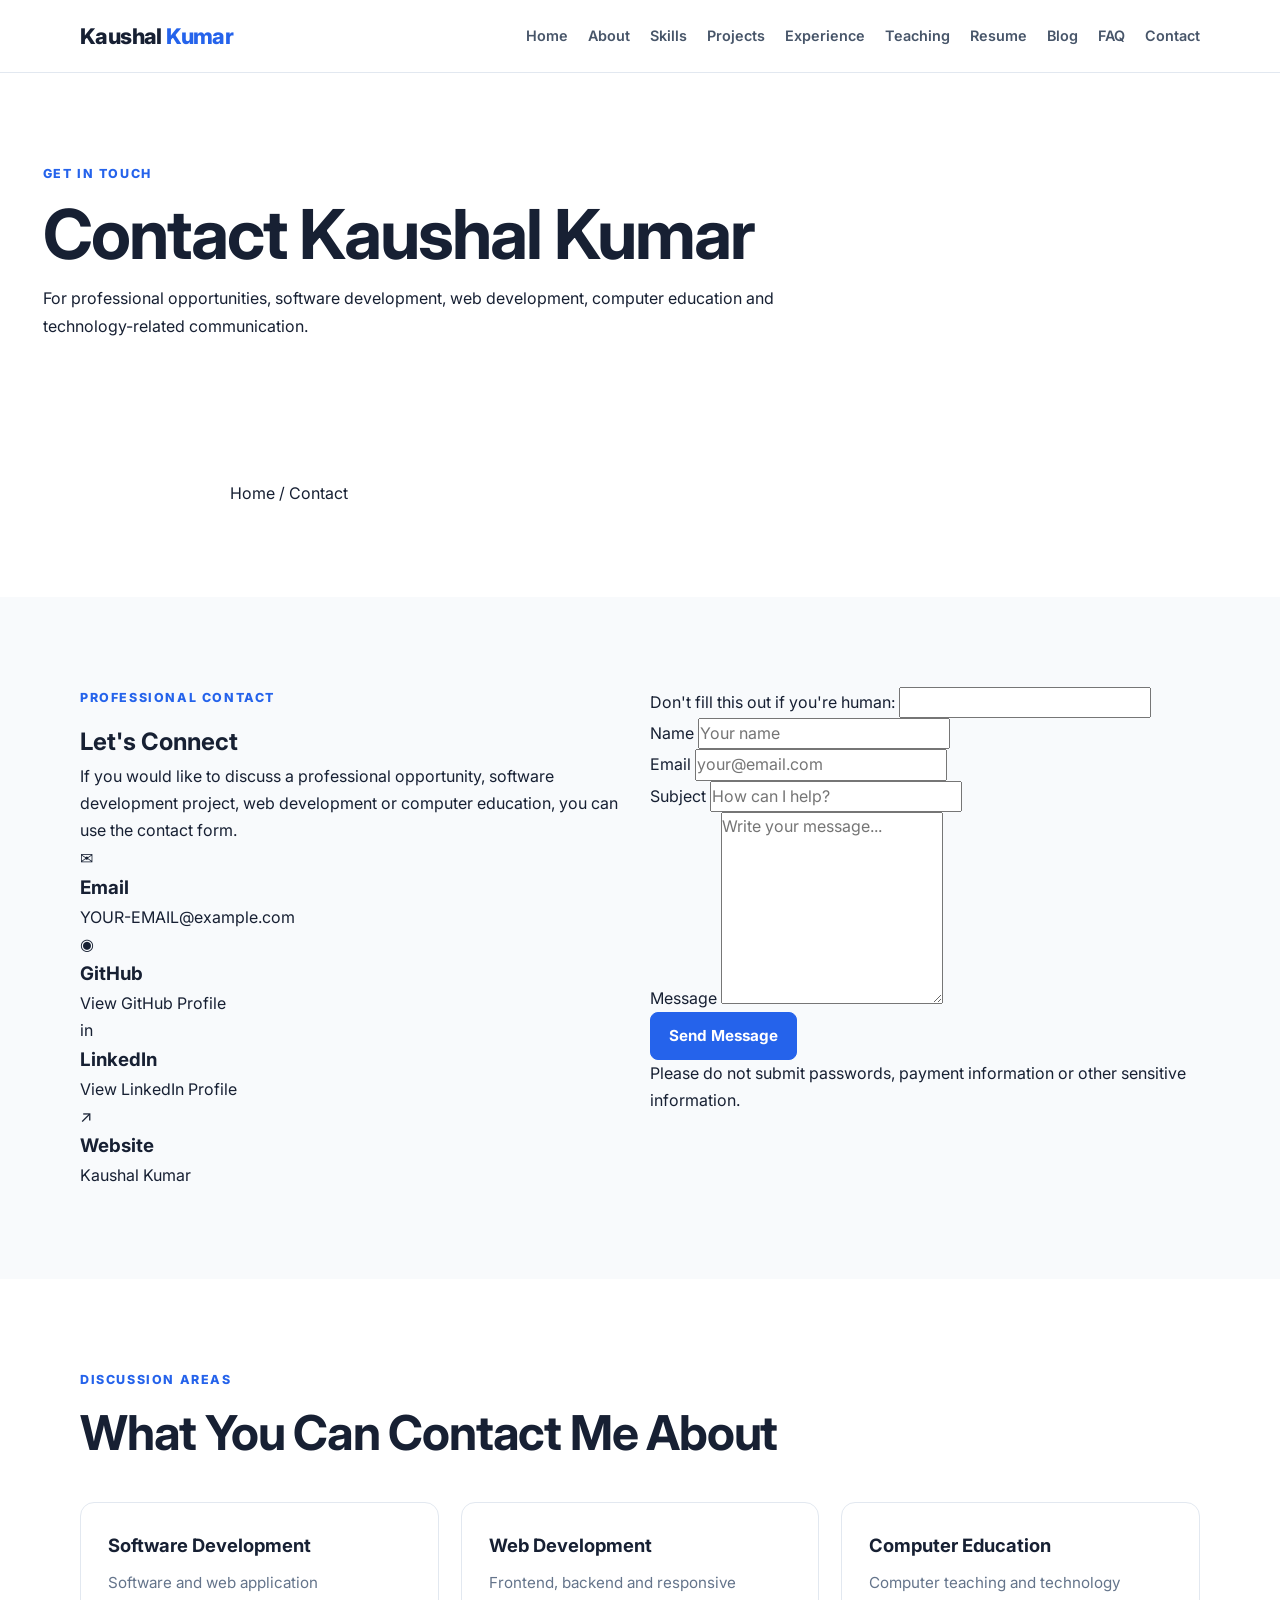
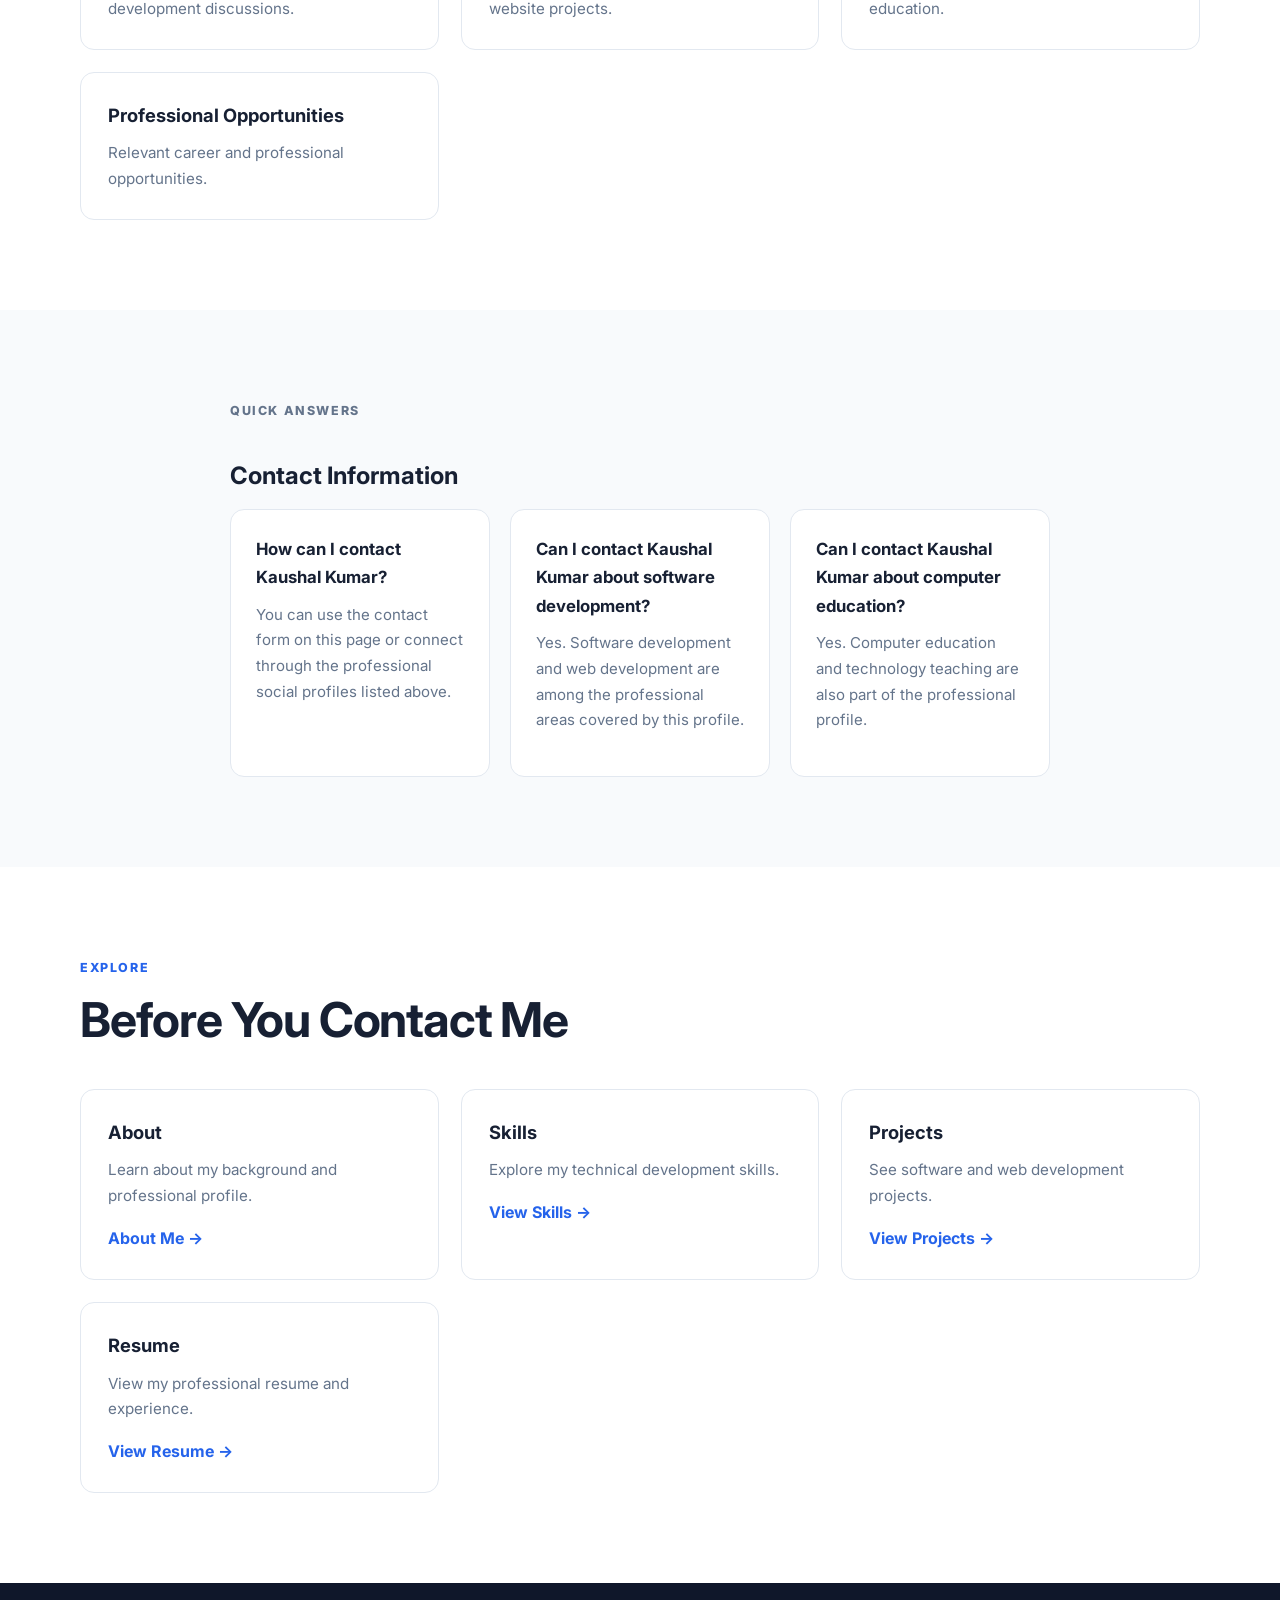
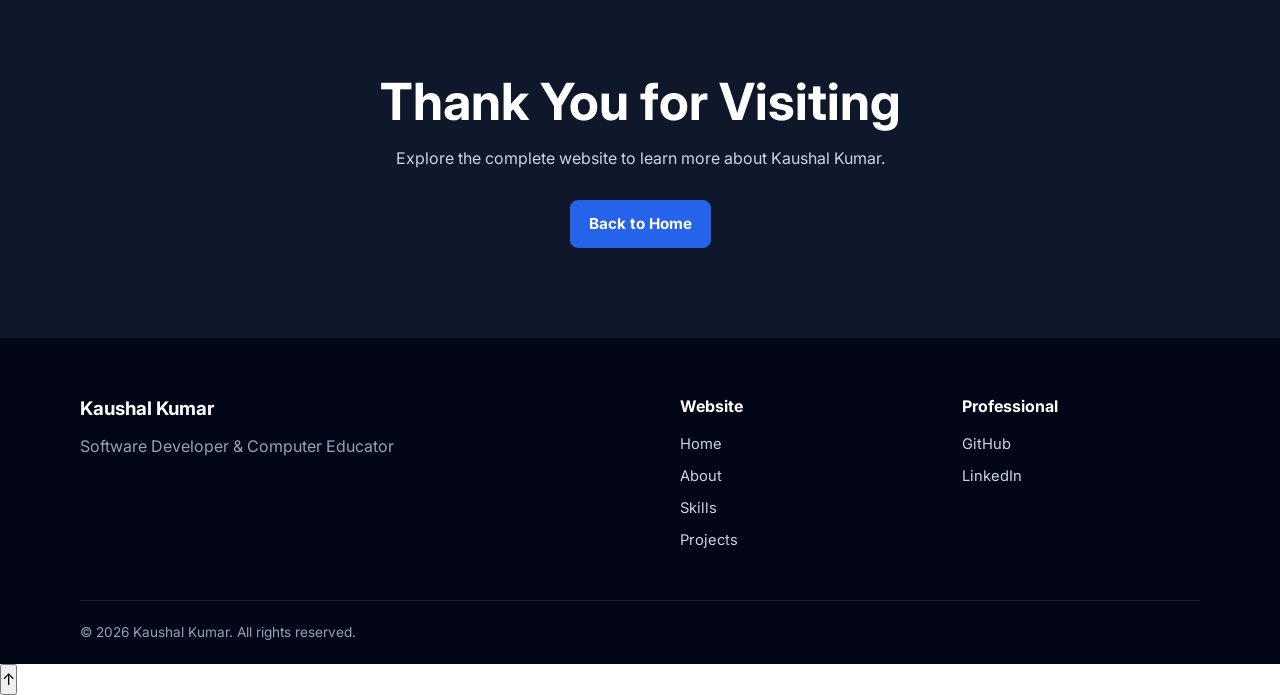
<file: contact.html>
<!DOCTYPE html>
<html lang="en">

<head>

  <meta charset="UTF-8">

  <meta
    name="viewport"
    content="width=device-width, initial-scale=1.0"
  >

  <title>
    Contact Kaushal Kumar | Software Developer & Computer Teacher
  </title>

  <meta
    name="description"
    content="Contact Kaushal Kumar for software development, web development, computer education and professional opportunities."
  >

  <meta
    name="author"
    content="Kaushal Kumar"
  >

  <meta
    name="robots"
    content="index, follow, max-image-preview:large, max-snippet:-1, max-video-preview:-1"
  >

  <!-- Replace YOUR-DOMAIN with your real Netlify domain -->

  <link
    rel="canonical"
    href="https://YOUR-DOMAIN.netlify.app/contact.html"
  >


  <!-- =====================================================
       OPEN GRAPH
  ====================================================== -->

  <meta
    property="og:type"
    content="website"
  >

  <meta
    property="og:title"
    content="Contact Kaushal Kumar"
  >

  <meta
    property="og:description"
    content="Get in touch with Kaushal Kumar for software development, web development and computer education opportunities."
  >

  <meta
    property="og:url"
    content="https://YOUR-DOMAIN.netlify.app/contact.html"
  >

  <meta
    property="og:site_name"
    content="Kaushal Kumar"
  >

  <meta
    property="og:image"
    content="https://YOUR-DOMAIN.netlify.app/assets/images/og-image.webp"
  >

  <meta
    property="og:image:alt"
    content="Contact Kaushal Kumar"
  >


  <!-- =====================================================
       TWITTER / X
  ====================================================== -->

  <meta
    name="twitter:card"
    content="summary_large_image"
  >

  <meta
    name="twitter:title"
    content="Contact Kaushal Kumar"
  >

  <meta
    name="twitter:description"
    content="Contact Kaushal Kumar for professional opportunities and technology-related communication."
  >

  <meta
    name="twitter:image"
    content="https://YOUR-DOMAIN.netlify.app/assets/images/og-image.webp"
  >


  <!-- =====================================================
       FAVICON
  ====================================================== -->

  <link
    rel="icon"
    href="favicon.svg"
    type="image/svg+xml"
  >


  <!-- =====================================================
       FONT
  ====================================================== -->

  <link
    rel="preconnect"
    href="https://fonts.googleapis.com"
  >

  <link
    rel="preconnect"
    href="https://fonts.gstatic.com"
    crossorigin
  >

  <link
    href="https://fonts.googleapis.com/css2?family=Inter:wght@400;500;600;700;800&display=swap"
    rel="stylesheet"
  >


  <!-- =====================================================
       CSS
  ====================================================== -->

  <link
    rel="stylesheet"
    href="css/style.css"
  >

  <link
    rel="stylesheet"
    href="css/responsive.css"
  >


  <!-- =====================================================
       PERSON SCHEMA
  ====================================================== -->

  <script type="application/ld+json">

  {
    "@context": "https://schema.org",

    "@type": "Person",

    "@id": "https://YOUR-DOMAIN.netlify.app/#person",

    "name": "Kaushal Kumar",

    "url": "https://YOUR-DOMAIN.netlify.app/",

    "jobTitle": "Software Developer",

    "description": "Computer science professional with interests in software development, web development and computer education.",

    "knowsAbout": [
      "Software Development",
      "Web Development",
      "Computer Science",
      "Programming",
      "Computer Education",
      "JavaScript",
      "React",
      "Node.js",
      "Express.js",
      "MongoDB"
    ],

    "sameAs": [
      "https://github.com/YOUR-GITHUB-USERNAME",
      "https://www.linkedin.com/in/YOUR-LINKEDIN-USERNAME/"
    ]

  }

  </script>


  <!-- =====================================================
       BREADCRUMB SCHEMA
  ====================================================== -->

  <script type="application/ld+json">

  {
    "@context": "https://schema.org",

    "@type": "BreadcrumbList",

    "itemListElement": [

      {
        "@type": "ListItem",
        "position": 1,
        "name": "Home",
        "item": "https://YOUR-DOMAIN.netlify.app/"
      },

      {
        "@type": "ListItem",
        "position": 2,
        "name": "Contact",
        "item": "https://YOUR-DOMAIN.netlify.app/contact.html"
      }

    ]

  }

  </script>


  <!-- =====================================================
       CONTACT PAGE SCHEMA
  ====================================================== -->

  <script type="application/ld+json">

  {
    "@context": "https://schema.org",

    "@type": "ContactPage",

    "@id": "https://YOUR-DOMAIN.netlify.app/contact.html#contact",

    "url": "https://YOUR-DOMAIN.netlify.app/contact.html",

    "name": "Contact Kaushal Kumar",

    "description": "Contact page for Kaushal Kumar.",

    "mainEntity": {
      "@id": "https://YOUR-DOMAIN.netlify.app/#person"
    }

  }

  </script>

</head>


<body>


<!-- =====================================================
     HEADER
====================================================== -->

<header class="site-header">

  <div class="container">

    <nav
      class="navbar"
      aria-label="Main navigation"
    >

      <a
        href="index.html"
        class="logo"
        aria-label="Kaushal Kumar Home"
      >

        Kaushal
        <span>Kumar</span>

      </a>


      <button
        type="button"
        class="menu-button"
        id="menuButton"
        aria-label="Open navigation menu"
        aria-expanded="false"
      >
        ☰
      </button>


      <ul
        class="nav-links"
        id="navLinks"
      >

        <li>
          <a href="index.html">
            Home
          </a>
        </li>

        <li>
          <a href="about.html">
            About
          </a>
        </li>

        <li>
          <a href="skills.html">
            Skills
          </a>
        </li>

        <li>
          <a href="projects.html">
            Projects
          </a>
        </li>

        <li>
          <a href="experience.html">
            Experience
          </a>
        </li>

        <li>
          <a href="teaching.html">
            Teaching
          </a>
        </li>

        <li>
          <a href="resume.html">
            Resume
          </a>
        </li>

        <li>
          <a href="blog.html">
            Blog
          </a>
        </li>

        <li>
          <a href="faq.html">
            FAQ
          </a>
        </li>

        <li>
          <a
            href="contact.html"
            aria-current="page"
          >
            Contact
          </a>
        </li>

      </ul>

    </nav>

  </div>

</header>



<!-- =====================================================
     MAIN
====================================================== -->

<main>


<!-- =====================================================
     PAGE HEADER
====================================================== -->

<section class="page-head">

  <div class="container">

    <p class="eyebrow">
      GET IN TOUCH
    </p>


    <h1>
      Contact Kaushal Kumar
    </h1>


    <p>

      For professional opportunities,
      software development, web development,
      computer education and technology-related
      communication.

    </p>

  </div>

</section>



<!-- =====================================================
     BREADCRUMB
====================================================== -->

<section class="section">

  <div class="container narrow">

    <nav
      aria-label="Breadcrumb"
      class="breadcrumbs"
    >

      <a href="index.html">
        Home
      </a>

      <span>
        /
      </span>

      <span>
        Contact
      </span>

    </nav>

  </div>

</section>



<!-- =====================================================
     CONTACT AREA
====================================================== -->

<section class="section section-light">

  <div class="container contact-grid">


    <!-- =================================================
         CONTACT INFORMATION
    ================================================== -->

    <div class="contact-info">


      <p class="eyebrow">
        PROFESSIONAL CONTACT
      </p>


      <h2>
        Let's Connect
      </h2>


      <p>

        If you would like to discuss a
        professional opportunity, software
        development project, web development
        or computer education, you can use
        the contact form.

      </p>


      <!-- EMAIL -->

      <div class="contact-item">

        <span class="contact-icon">
          ✉
        </span>


        <div>

          <h3>
            Email
          </h3>


          <!-- Replace with your real email -->

          <a
            href="mailto:YOUR-EMAIL@example.com"
          >
            YOUR-EMAIL@example.com
          </a>

        </div>

      </div>



      <!-- GITHUB -->

      <div class="contact-item">

        <span class="contact-icon">
          ◉
        </span>


        <div>

          <h3>
            GitHub
          </h3>


          <a
            href="https://github.com/YOUR-GITHUB-USERNAME"
            target="_blank"
            rel="noopener noreferrer me"
          >
            View GitHub Profile
          </a>

        </div>

      </div>



      <!-- LINKEDIN -->

      <div class="contact-item">

        <span class="contact-icon">
          in
        </span>


        <div>

          <h3>
            LinkedIn
          </h3>


          <a
            href="https://www.linkedin.com/in/YOUR-LINKEDIN-USERNAME/"
            target="_blank"
            rel="noopener noreferrer me"
          >
            View LinkedIn Profile
          </a>

        </div>

      </div>



      <!-- WEBSITE -->

      <div class="contact-item">

        <span class="contact-icon">
          ↗
        </span>


        <div>

          <h3>
            Website
          </h3>


          <a href="index.html">
            Kaushal Kumar
          </a>

        </div>

      </div>


    </div>



    <!-- =================================================
         CONTACT FORM
    ================================================== -->

    <div class="contact-form-wrapper">


      <form
        name="contact"
        method="POST"
        data-netlify="true"
        netlify-honeypot="bot-field"
        action="/thank-you.html"
        class="contact-form"
      >


        <!-- Netlify hidden form field -->

        <input
          type="hidden"
          name="form-name"
          value="contact"
        >


        <!-- Honeypot -->

        <p class="hidden-field">

          <label>
            Don't fill this out if you're human:

            <input
              name="bot-field"
            >

          </label>

        </p>



        <!-- NAME -->

        <div class="form-group">

          <label for="name">
            Name
          </label>


          <input
            type="text"
            id="name"
            name="name"
            placeholder="Your name"
            autocomplete="name"
            required
          >

        </div>



        <!-- EMAIL -->

        <div class="form-group">

          <label for="email">
            Email
          </label>


          <input
            type="email"
            id="email"
            name="email"
            placeholder="your@email.com"
            autocomplete="email"
            required
          >

        </div>



        <!-- SUBJECT -->

        <div class="form-group">

          <label for="subject">
            Subject
          </label>


          <input
            type="text"
            id="subject"
            name="subject"
            placeholder="How can I help?"
            required
          >

        </div>



        <!-- MESSAGE -->

        <div class="form-group">

          <label for="message">
            Message
          </label>


          <textarea
            id="message"
            name="message"
            rows="7"
            placeholder="Write your message..."
            required
          ></textarea>

        </div>



        <!-- SUBMIT -->

        <button
          type="submit"
          class="btn btn-primary"
        >
          Send Message
        </button>


        <p class="form-note">

          Please do not submit passwords,
          payment information or other
          sensitive information.

        </p>


      </form>

    </div>


  </div>

</section>



<!-- =====================================================
     PROFESSIONAL AREAS
====================================================== -->

<section class="section">

  <div class="container">


    <div class="section-heading">

      <p class="eyebrow">
        DISCUSSION AREAS
      </p>


      <h2>
        What You Can Contact Me About
      </h2>

    </div>


    <div class="cards-grid">


      <article class="card">

        <h3>
          Software Development
        </h3>


        <p>

          Software and web application
          development discussions.

        </p>

      </article>


      <article class="card">

        <h3>
          Web Development
        </h3>


        <p>

          Frontend, backend and
          responsive website projects.

        </p>

      </article>


      <article class="card">

        <h3>
          Computer Education
        </h3>


        <p>

          Computer teaching and
          technology education.

        </p>

      </article>


      <article class="card">

        <h3>
          Professional Opportunities
        </h3>


        <p>

          Relevant career and
          professional opportunities.

        </p>

      </article>


    </div>

  </div>

</section>



<!-- =====================================================
     AEO SECTION
====================================================== -->

<section class="section section-light">

  <div class="container narrow">


    <p class="eyebrow">
      QUICK ANSWERS
    </p>


    <h2>
      Contact Information
    </h2>


    <div class="faq-preview">


      <article>

        <h3>
          How can I contact Kaushal Kumar?
        </h3>


        <p>

          You can use the contact form on
          this page or connect through the
          professional social profiles
          listed above.

        </p>

      </article>


      <article>

        <h3>
          Can I contact Kaushal Kumar about software development?
        </h3>


        <p>

          Yes. Software development and
          web development are among the
          professional areas covered by
          this profile.

        </p>

      </article>


      <article>

        <h3>
          Can I contact Kaushal Kumar about computer education?
        </h3>


        <p>

          Yes. Computer education and
          technology teaching are also
          part of the professional profile.

        </p>

      </article>


    </div>

  </div>

</section>



<!-- =====================================================
     OTHER PROFILE PAGES
====================================================== -->

<section class="section">

  <div class="container">


    <div class="section-heading">

      <p class="eyebrow">
        EXPLORE
      </p>


      <h2>
        Before You Contact Me
      </h2>

    </div>


    <div class="cards-grid">


      <article class="card">

        <h3>
          About
        </h3>


        <p>
          Learn about my background
          and professional profile.
        </p>


        <a href="about.html">
          About Me →
        </a>

      </article>


      <article class="card">

        <h3>
          Skills
        </h3>


        <p>
          Explore my technical
          development skills.
        </p>


        <a href="skills.html">
          View Skills →
        </a>

      </article>


      <article class="card">

        <h3>
          Projects
        </h3>


        <p>
          See software and web
          development projects.
        </p>


        <a href="projects.html">
          View Projects →
        </a>

      </article>


      <article class="card">

        <h3>
          Resume
        </h3>


        <p>
          View my professional
          resume and experience.
        </p>


        <a href="resume.html">
          View Resume →
        </a>

      </article>


    </div>

  </div>

</section>



<!-- =====================================================
     CTA
====================================================== -->

<section class="cta">

  <div class="container">


    <h2>
      Thank You for Visiting
    </h2>


    <p>

      Explore the complete website to
      learn more about Kaushal Kumar.

    </p>


    <a
      href="index.html"
      class="btn btn-primary"
    >
      Back to Home
    </a>

  </div>

</section>


</main>



<!-- =====================================================
     FOOTER
====================================================== -->

<footer class="site-footer">

  <div class="container footer-grid">


    <div>

      <h3>
        Kaushal Kumar
      </h3>


      <p>
        Software Developer & Computer Educator
      </p>

    </div>


    <div>

      <h4>
        Website
      </h4>


      <a href="index.html">
        Home
      </a>


      <a href="about.html">
        About
      </a>


      <a href="skills.html">
        Skills
      </a>


      <a href="projects.html">
        Projects
      </a>

    </div>


    <div>

      <h4>
        Professional
      </h4>


      <a
        href="https://github.com/YOUR-GITHUB-USERNAME"
        rel="me"
      >
        GitHub
      </a>


      <a
        href="https://www.linkedin.com/in/YOUR-LINKEDIN-USERNAME/"
        rel="me"
      >
        LinkedIn
      </a>

    </div>


  </div>


  <div class="container copyright">

    <p>

      ©
      <span id="year"></span>
      Kaushal Kumar.
      All rights reserved.

    </p>

  </div>

</footer>



<script src="js/main.js"></script>


</body>

</html>
</file>
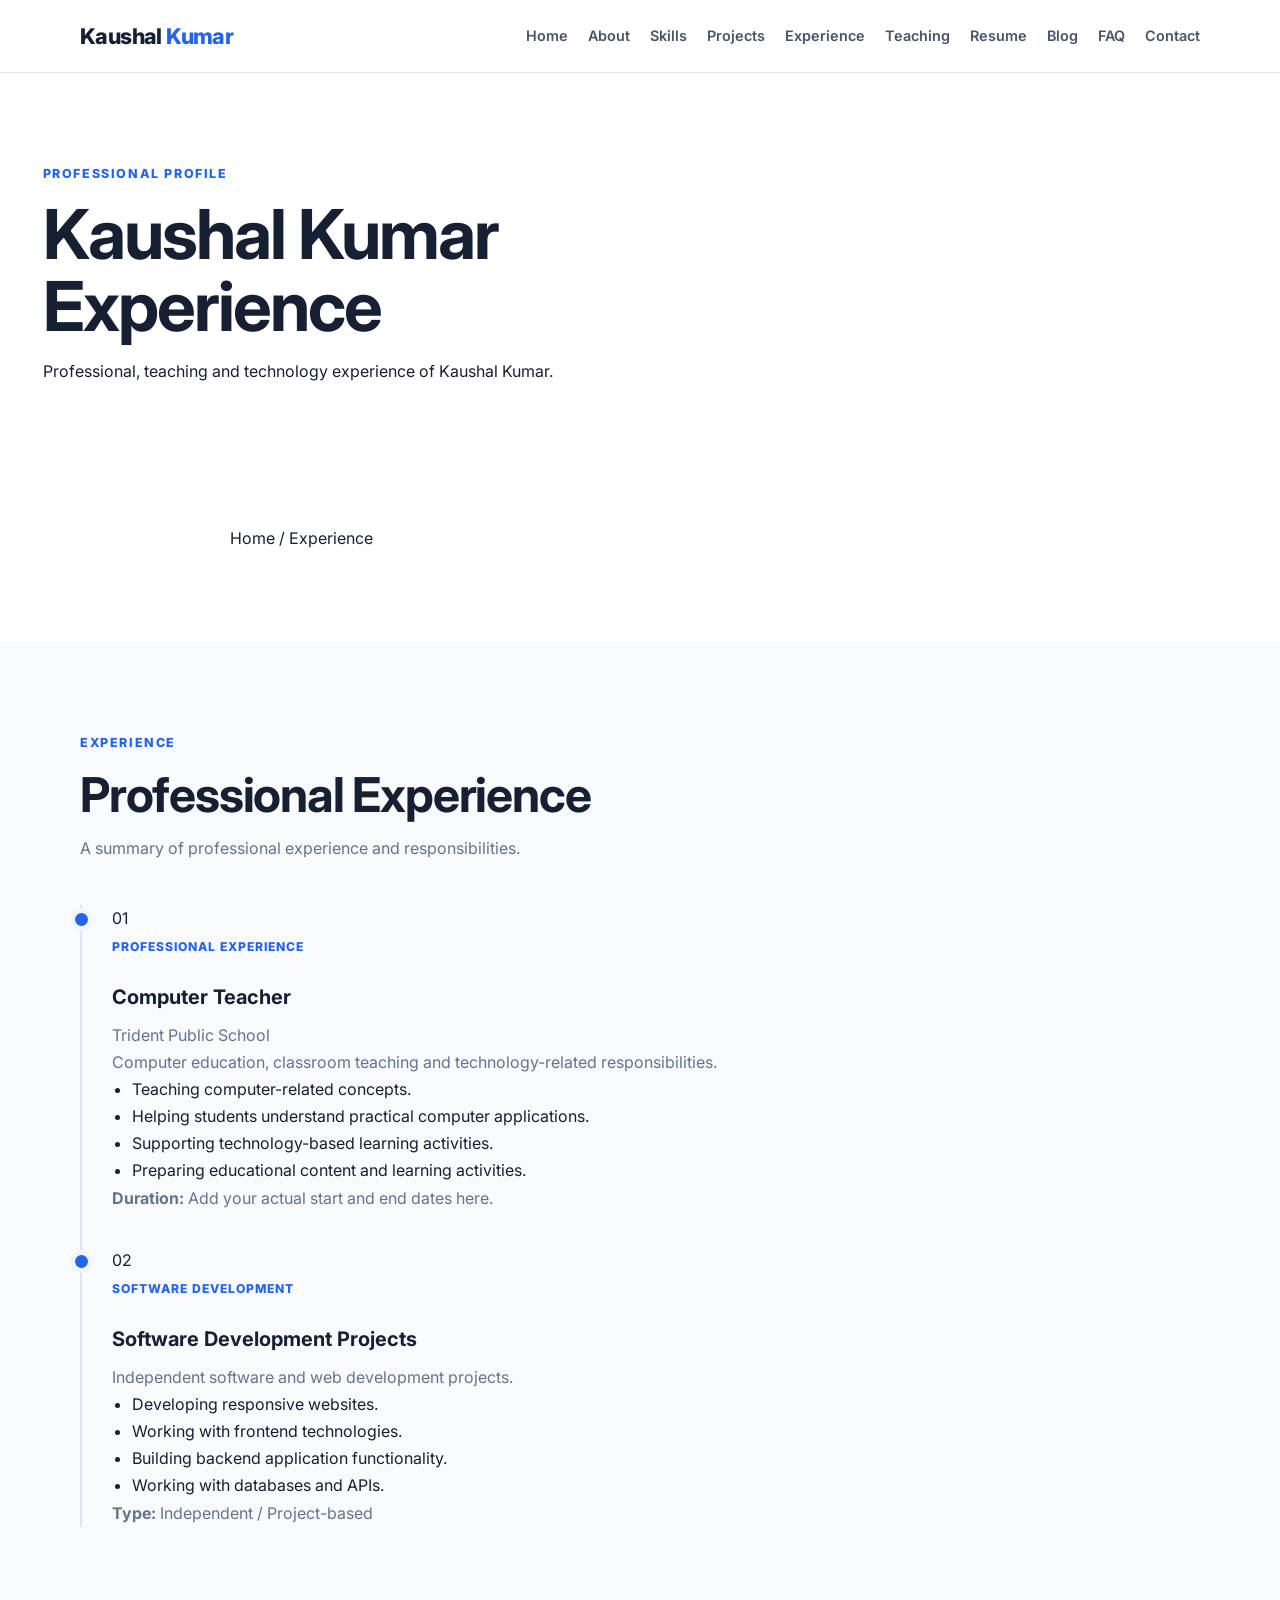
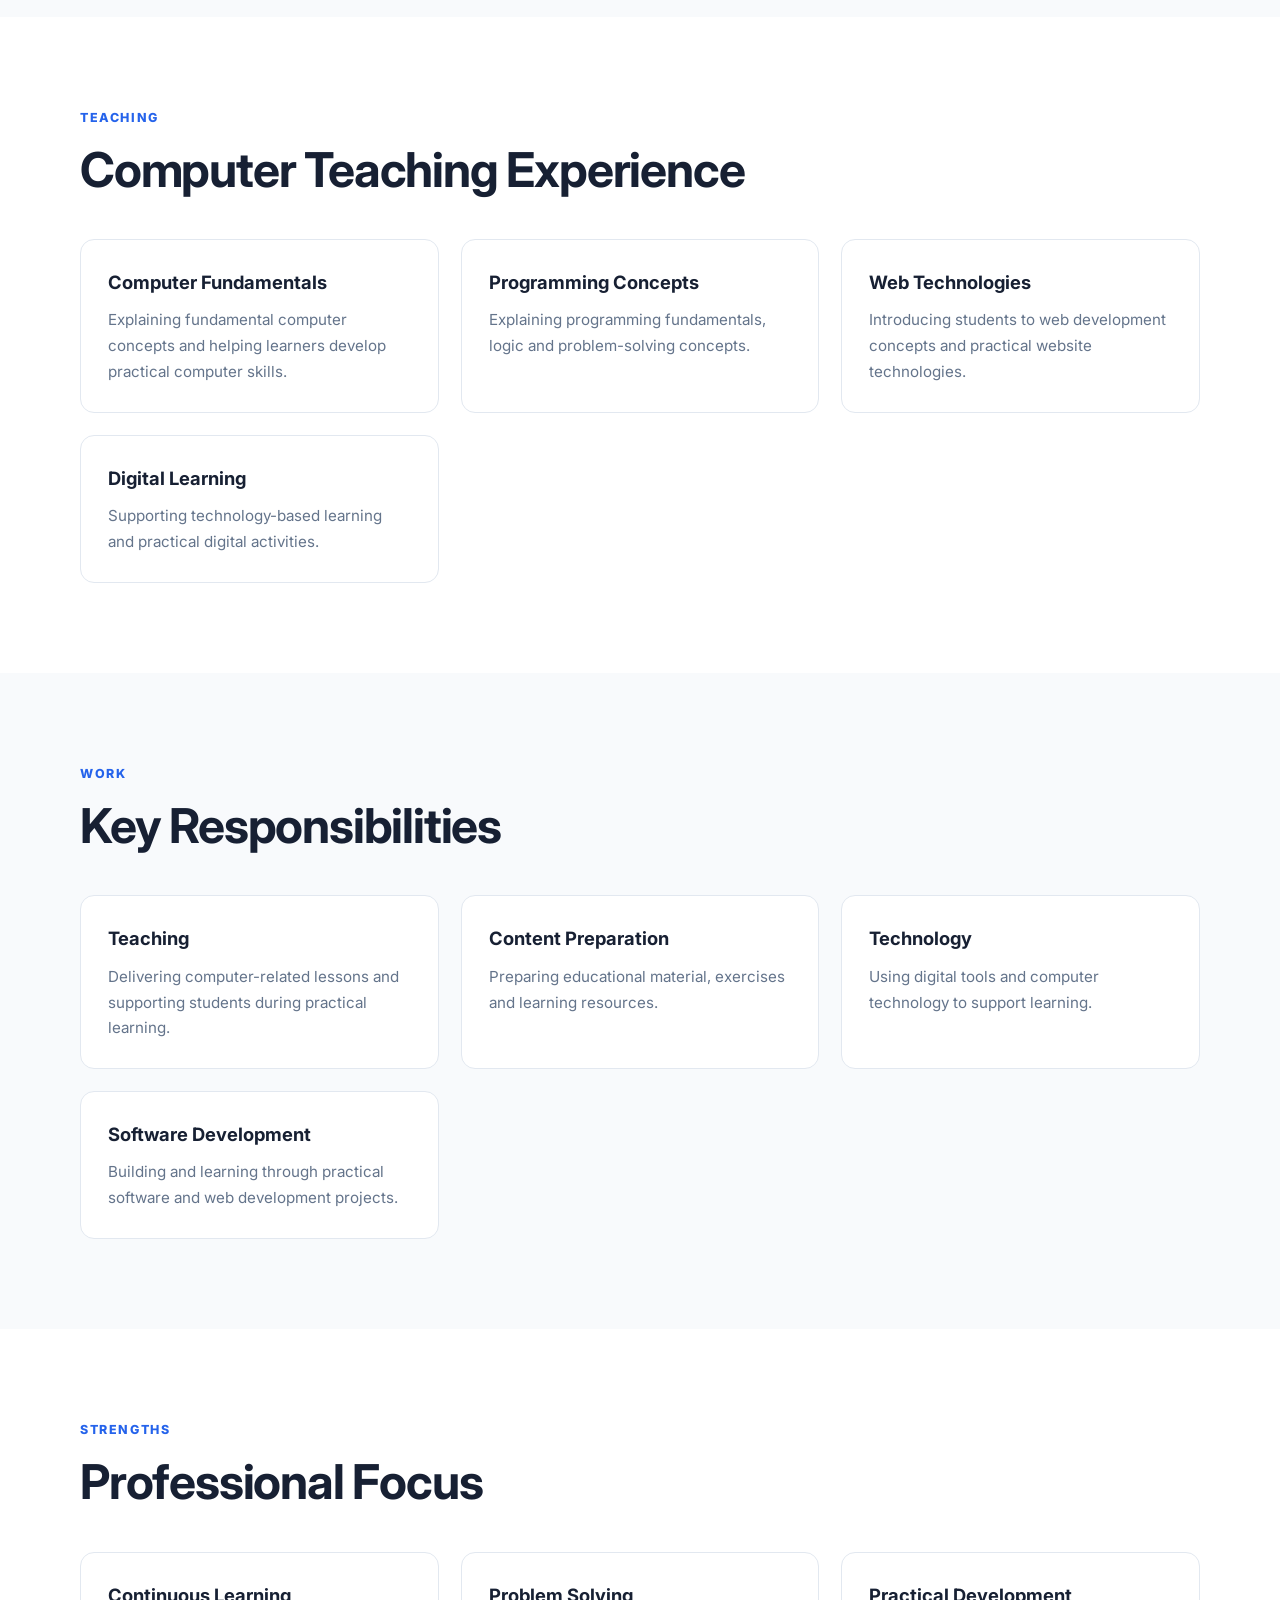
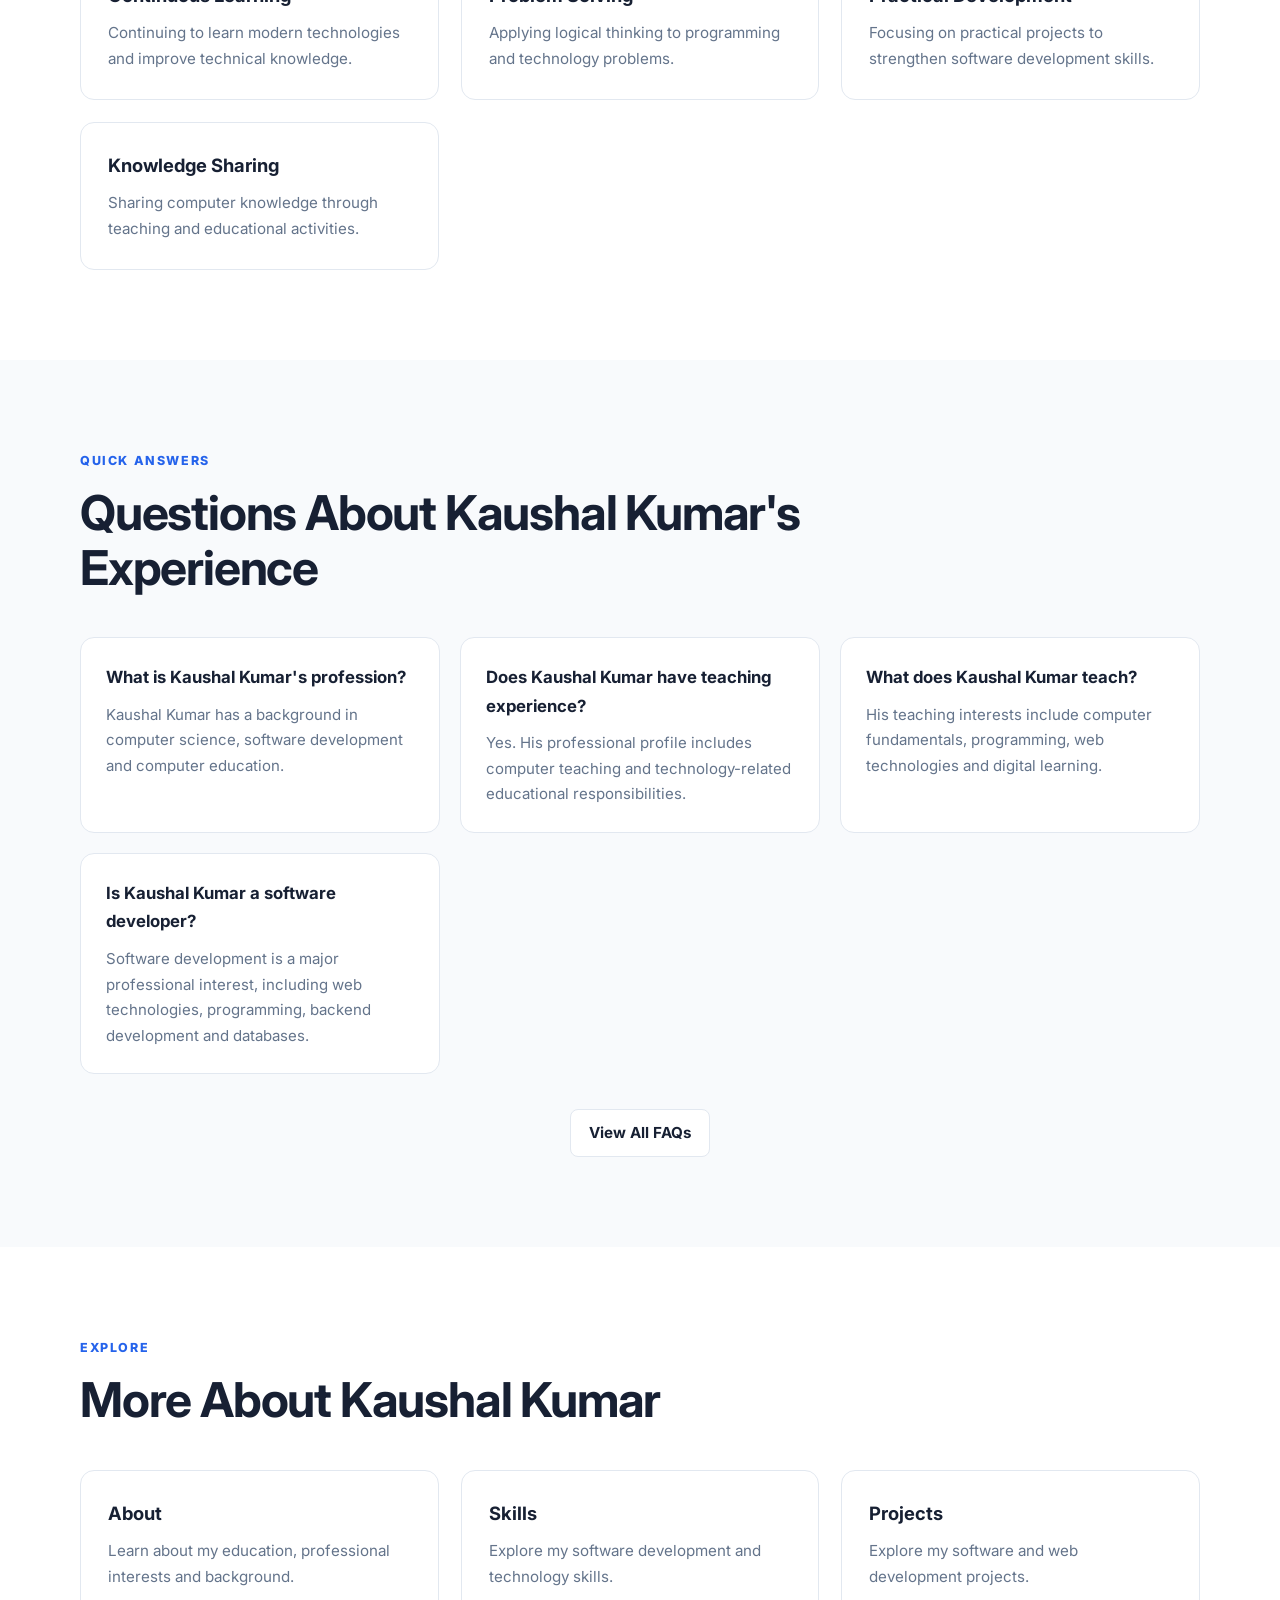
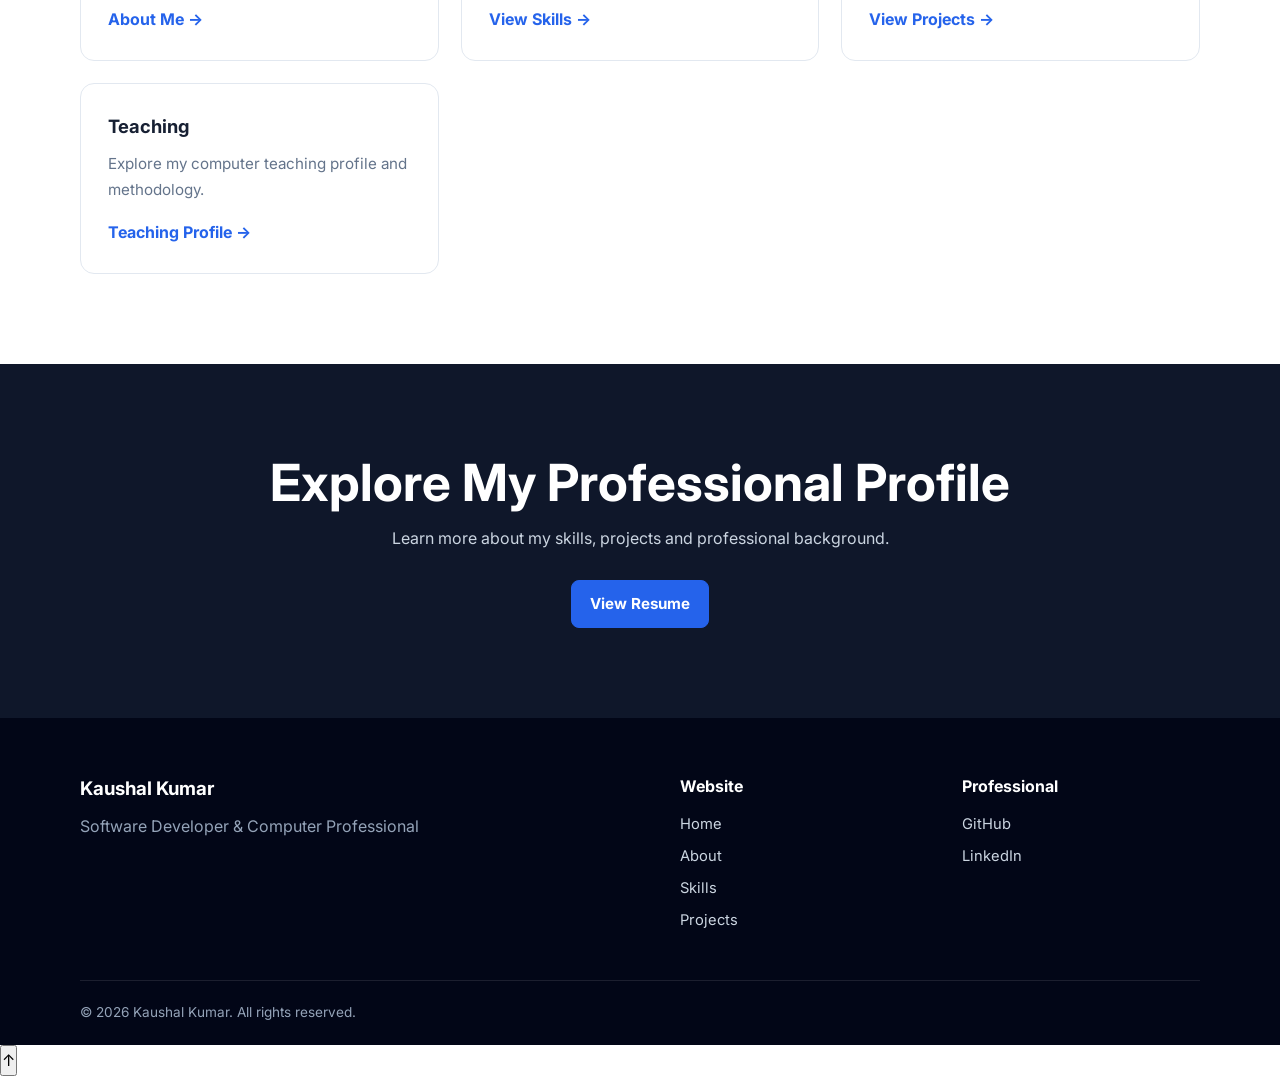
<file: experience.html>
<!DOCTYPE html>
<html lang="en">

<head>

  <meta charset="UTF-8">

  <meta
    name="viewport"
    content="width=device-width, initial-scale=1.0"
  >

  <title>
    Kaushal Kumar Experience | Software Developer & Computer Teacher
  </title>

  <meta
    name="description"
    content="Explore Kaushal Kumar's professional experience, teaching experience, software development work and computer education background."
  >

  <meta
    name="author"
    content="Kaushal Kumar"
  >

  <meta
    name="robots"
    content="index, follow, max-image-preview:large, max-snippet:-1, max-video-preview:-1"
  >

  <!-- Replace with your actual Netlify domain -->
  <link
    rel="canonical"
    href="https://YOUR-DOMAIN.netlify.app/experience.html"
  >


  <!-- =====================================================
       OPEN GRAPH
  ====================================================== -->

  <meta
    property="og:type"
    content="profile"
  >

  <meta
    property="og:title"
    content="Kaushal Kumar Experience | Professional Profile"
  >

  <meta
    property="og:description"
    content="Professional, teaching and technology experience of Kaushal Kumar."
  >

  <meta
    property="og:url"
    content="https://YOUR-DOMAIN.netlify.app/experience.html"
  >

  <meta
    property="og:site_name"
    content="Kaushal Kumar"
  >

  <meta
    property="og:image"
    content="https://YOUR-DOMAIN.netlify.app/assets/images/og-image.webp"
  >

  <meta
    property="og:image:alt"
    content="Kaushal Kumar Professional Profile"
  >


  <!-- =====================================================
       TWITTER / X
  ====================================================== -->

  <meta
    name="twitter:card"
    content="summary_large_image"
  >

  <meta
    name="twitter:title"
    content="Kaushal Kumar Experience"
  >

  <meta
    name="twitter:description"
    content="Professional and teaching experience of Kaushal Kumar."
  >

  <meta
    name="twitter:image"
    content="https://YOUR-DOMAIN.netlify.app/assets/images/og-image.webp"
  >


  <!-- =====================================================
       FAVICON
  ====================================================== -->

  <link
    rel="icon"
    href="favicon.svg"
    type="image/svg+xml"
  >


  <!-- =====================================================
       FONT
  ====================================================== -->

  <link
    rel="preconnect"
    href="https://fonts.googleapis.com"
  >

  <link
    rel="preconnect"
    href="https://fonts.gstatic.com"
    crossorigin
  >

  <link
    href="https://fonts.googleapis.com/css2?family=Inter:wght@400;500;600;700;800&display=swap"
    rel="stylesheet"
  >


  <!-- =====================================================
       CSS
  ====================================================== -->

  <link
    rel="stylesheet"
    href="css/style.css"
  >

  <link
    rel="stylesheet"
    href="css/responsive.css"
  >


  <!-- =====================================================
       PERSON SCHEMA
  ====================================================== -->

  <script type="application/ld+json">

  {
    "@context": "https://schema.org",

    "@type": "Person",

    "@id": "https://YOUR-DOMAIN.netlify.app/#person",

    "name": "Kaushal Kumar",

    "url": "https://YOUR-DOMAIN.netlify.app/",

    "jobTitle": "Software Developer",

    "knowsAbout": [
      "Software Development",
      "Web Development",
      "Computer Science",
      "Computer Education",
      "Programming",
      "JavaScript",
      "React",
      "Node.js",
      "MongoDB"
    ],

    "sameAs": [
      "https://github.com/YOUR-GITHUB-USERNAME",
      "https://www.linkedin.com/in/YOUR-LINKEDIN-USERNAME/"
    ]

  }

  </script>


  <!-- =====================================================
       BREADCRUMB SCHEMA
  ====================================================== -->

  <script type="application/ld+json">

  {
    "@context": "https://schema.org",

    "@type": "BreadcrumbList",

    "itemListElement": [

      {
        "@type": "ListItem",
        "position": 1,
        "name": "Home",
        "item": "https://YOUR-DOMAIN.netlify.app/"
      },

      {
        "@type": "ListItem",
        "position": 2,
        "name": "Experience",
        "item": "https://YOUR-DOMAIN.netlify.app/experience.html"
      }

    ]

  }

  </script>


  <!-- =====================================================
       PROFILE PAGE SCHEMA
  ====================================================== -->

  <script type="application/ld+json">

  {
    "@context": "https://schema.org",

    "@type": "ProfilePage",

    "@id": "https://YOUR-DOMAIN.netlify.app/experience.html#profile",

    "url": "https://YOUR-DOMAIN.netlify.app/experience.html",

    "name": "Kaushal Kumar Experience",

    "mainEntity": {
      "@id": "https://YOUR-DOMAIN.netlify.app/#person"
    }

  }

  </script>

</head>


<body>


<!-- =====================================================
     HEADER
====================================================== -->

<header class="site-header">

  <div class="container">

    <nav
      class="navbar"
      aria-label="Main navigation"
    >


      <a
        href="index.html"
        class="logo"
        aria-label="Kaushal Kumar Home"
      >

        Kaushal
        <span>Kumar</span>

      </a>


      <button
        type="button"
        class="menu-button"
        id="menuButton"
        aria-label="Open navigation menu"
        aria-expanded="false"
      >
        ☰
      </button>


      <ul
        class="nav-links"
        id="navLinks"
      >

        <li>
          <a href="index.html">
            Home
          </a>
        </li>

        <li>
          <a href="about.html">
            About
          </a>
        </li>

        <li>
          <a href="skills.html">
            Skills
          </a>
        </li>

        <li>
          <a href="projects.html">
            Projects
          </a>
        </li>

        <li>
          <a
            href="experience.html"
            aria-current="page"
          >
            Experience
          </a>
        </li>

        <li>
          <a href="teaching.html">
            Teaching
          </a>
        </li>

        <li>
          <a href="resume.html">
            Resume
          </a>
        </li>

        <li>
          <a href="blog.html">
            Blog
          </a>
        </li>

        <li>
          <a href="faq.html">
            FAQ
          </a>
        </li>

        <li>
          <a href="contact.html">
            Contact
          </a>
        </li>

      </ul>

    </nav>

  </div>

</header>


<!-- =====================================================
     MAIN
====================================================== -->

<main>


<!-- =====================================================
     PAGE HEADER
====================================================== -->

<section class="page-head">

  <div class="container">

    <p class="eyebrow">
      PROFESSIONAL PROFILE
    </p>


    <h1>
      Kaushal Kumar Experience
    </h1>


    <p>

      Professional, teaching and technology
      experience of Kaushal Kumar.

    </p>

  </div>

</section>



<!-- =====================================================
     BREADCRUMB
====================================================== -->

<section class="section">

  <div class="container narrow">

    <nav
      aria-label="Breadcrumb"
      class="breadcrumbs"
    >

      <a href="index.html">
        Home
      </a>

      <span>
        /
      </span>

      <span>
        Experience
      </span>

    </nav>

  </div>

</section>



<!-- =====================================================
     PROFESSIONAL EXPERIENCE
====================================================== -->

<section class="section section-light">

  <div class="container">


    <div class="section-heading">

      <p class="eyebrow">
        EXPERIENCE
      </p>


      <h2>
        Professional Experience
      </h2>


      <p>

        A summary of professional experience
        and responsibilities.

      </p>

    </div>


    <div class="timeline">


      <!-- =================================================
           EXPERIENCE 1
      ================================================== -->

      <article
        class="timeline-item"
        itemscope
        itemtype="https://schema.org/WorkExperience"
      >


        <div class="timeline-marker">
          01
        </div>


        <div class="timeline-content">


          <span class="project-number">
            PROFESSIONAL EXPERIENCE
          </span>


          <h3 itemprop="jobTitle">
            Computer Teacher
          </h3>


          <p
            class="timeline-company"
            itemprop="worksFor"
          >
            Trident Public School
          </p>


          <p>

            Computer education, classroom
            teaching and technology-related
            responsibilities.

          </p>


          <ul>

            <li>
              Teaching computer-related concepts.
            </li>

            <li>
              Helping students understand
              practical computer applications.
            </li>

            <li>
              Supporting technology-based
              learning activities.
            </li>

            <li>
              Preparing educational content
              and learning activities.
            </li>

          </ul>


          <!-- Add actual dates when available -->

          <p class="experience-date">
            <strong>
              Duration:
            </strong>

            Add your actual start and end dates
            here.

          </p>


        </div>

      </article>


      <!-- =================================================
           EXPERIENCE 2
      ================================================== -->

      <article
        class="timeline-item"
        itemscope
        itemtype="https://schema.org/WorkExperience"
      >


        <div class="timeline-marker">
          02
        </div>


        <div class="timeline-content">


          <span class="project-number">
            SOFTWARE DEVELOPMENT
          </span>


          <h3 itemprop="jobTitle">
            Software Development Projects
          </h3>


          <p>

            Independent software and web
            development projects.

          </p>


          <ul>

            <li>
              Developing responsive websites.
            </li>

            <li>
              Working with frontend
              technologies.
            </li>

            <li>
              Building backend application
              functionality.
            </li>

            <li>
              Working with databases and
              APIs.
            </li>

          </ul>


          <p class="experience-date">

            <strong>
              Type:
            </strong>

            Independent / Project-based

          </p>


        </div>

      </article>


    </div>

  </div>

</section>



<!-- =====================================================
     TEACHING EXPERIENCE
====================================================== -->

<section class="section">

  <div class="container">


    <div class="section-heading">

      <p class="eyebrow">
        TEACHING
      </p>


      <h2>
        Computer Teaching Experience
      </h2>

    </div>


    <div class="cards-grid">


      <article class="card">

        <h3>
          Computer Fundamentals
        </h3>

        <p>

          Explaining fundamental computer
          concepts and helping learners
          develop practical computer skills.

        </p>

      </article>


      <article class="card">

        <h3>
          Programming Concepts
        </h3>

        <p>

          Explaining programming fundamentals,
          logic and problem-solving concepts.

        </p>

      </article>


      <article class="card">

        <h3>
          Web Technologies
        </h3>

        <p>

          Introducing students to web
          development concepts and
          practical website technologies.

        </p>

      </article>


      <article class="card">

        <h3>
          Digital Learning
        </h3>

        <p>

          Supporting technology-based
          learning and practical digital
          activities.

        </p>

      </article>


    </div>

  </div>

</section>



<!-- =====================================================
     RESPONSIBILITIES
====================================================== -->

<section class="section section-light">

  <div class="container">


    <div class="section-heading">

      <p class="eyebrow">
        WORK
      </p>


      <h2>
        Key Responsibilities
      </h2>

    </div>


    <div class="cards-grid">


      <article class="card">

        <h3>
          Teaching
        </h3>

        <p>

          Delivering computer-related
          lessons and supporting students
          during practical learning.

        </p>

      </article>


      <article class="card">

        <h3>
          Content Preparation
        </h3>

        <p>

          Preparing educational material,
          exercises and learning resources.

        </p>

      </article>


      <article class="card">

        <h3>
          Technology
        </h3>

        <p>

          Using digital tools and computer
          technology to support learning.

        </p>

      </article>


      <article class="card">

        <h3>
          Software Development
        </h3>

        <p>

          Building and learning through
          practical software and web
          development projects.

        </p>

      </article>


    </div>

  </div>

</section>



<!-- =====================================================
     PROFESSIONAL STRENGTHS
====================================================== -->

<section class="section">

  <div class="container">


    <div class="section-heading">

      <p class="eyebrow">
        STRENGTHS
      </p>


      <h2>
        Professional Focus
      </h2>

    </div>


    <div class="cards-grid">


      <article class="card">

        <h3>
          Continuous Learning
        </h3>

        <p>

          Continuing to learn modern
          technologies and improve
          technical knowledge.

        </p>

      </article>


      <article class="card">

        <h3>
          Problem Solving
        </h3>

        <p>

          Applying logical thinking to
          programming and technology
          problems.

        </p>

      </article>


      <article class="card">

        <h3>
          Practical Development
        </h3>

        <p>

          Focusing on practical projects
          to strengthen software
          development skills.

        </p>

      </article>


      <article class="card">

        <h3>
          Knowledge Sharing
        </h3>

        <p>

          Sharing computer knowledge
          through teaching and
          educational activities.

        </p>

      </article>


    </div>

  </div>

</section>



<!-- =====================================================
     AEO QUESTIONS
====================================================== -->

<section class="section section-light">

  <div class="container">


    <div class="section-heading">

      <p class="eyebrow">
        QUICK ANSWERS
      </p>


      <h2>
        Questions About Kaushal Kumar's Experience
      </h2>

    </div>


    <div class="faq-preview">


      <article>

        <h3>
          What is Kaushal Kumar's profession?
        </h3>


        <p>

          Kaushal Kumar has a background in
          computer science, software development
          and computer education.

        </p>

      </article>


      <article>

        <h3>
          Does Kaushal Kumar have teaching experience?
        </h3>


        <p>

          Yes. His professional profile includes
          computer teaching and technology-related
          educational responsibilities.

        </p>

      </article>


      <article>

        <h3>
          What does Kaushal Kumar teach?
        </h3>


        <p>

          His teaching interests include
          computer fundamentals, programming,
          web technologies and digital learning.

        </p>

      </article>


      <article>

        <h3>
          Is Kaushal Kumar a software developer?
        </h3>


        <p>

          Software development is a major
          professional interest, including
          web technologies, programming,
          backend development and databases.

        </p>

      </article>


    </div>


    <div class="center-button">

      <a
        href="faq.html"
        class="btn btn-secondary"
      >
        View All FAQs
      </a>

    </div>

  </div>

</section>



<!-- =====================================================
     INTERNAL LINKS
====================================================== -->

<section class="section">

  <div class="container">


    <div class="section-heading">

      <p class="eyebrow">
        EXPLORE
      </p>


      <h2>
        More About Kaushal Kumar
      </h2>

    </div>


    <div class="cards-grid">


      <article class="card">

        <h3>
          About
        </h3>

        <p>
          Learn about my education,
          professional interests and background.
        </p>


        <a href="about.html">
          About Me →
        </a>

      </article>


      <article class="card">

        <h3>
          Skills
        </h3>

        <p>
          Explore my software development
          and technology skills.
        </p>


        <a href="skills.html">
          View Skills →
        </a>

      </article>


      <article class="card">

        <h3>
          Projects
        </h3>

        <p>
          Explore my software and web
          development projects.
        </p>


        <a href="projects.html">
          View Projects →
        </a>

      </article>


      <article class="card">

        <h3>
          Teaching
        </h3>

        <p>
          Explore my computer teaching
          profile and methodology.
        </p>


        <a href="teaching.html">
          Teaching Profile →
        </a>

      </article>


    </div>

  </div>

</section>



<!-- =====================================================
     CTA
====================================================== -->

<section class="cta">

  <div class="container">


    <h2>
      Explore My Professional Profile
    </h2>


    <p>

      Learn more about my skills,
      projects and professional background.

    </p>


    <a
      href="resume.html"
      class="btn btn-primary"
    >
      View Resume
    </a>

  </div>

</section>


</main>



<!-- =====================================================
     FOOTER
====================================================== -->

<footer class="site-footer">

  <div class="container footer-grid">


    <div>

      <h3>
        Kaushal Kumar
      </h3>


      <p>
        Software Developer & Computer Professional
      </p>

    </div>


    <div>

      <h4>
        Website
      </h4>


      <a href="index.html">
        Home
      </a>


      <a href="about.html">
        About
      </a>


      <a href="skills.html">
        Skills
      </a>


      <a href="projects.html">
        Projects
      </a>

    </div>


    <div>

      <h4>
        Professional
      </h4>


      <a
        href="https://github.com/YOUR-GITHUB-USERNAME"
        rel="me"
      >
        GitHub
      </a>


      <a
        href="https://www.linkedin.com/in/YOUR-LINKEDIN-USERNAME/"
        rel="me"
      >
        LinkedIn
      </a>

    </div>


  </div>


  <div class="container copyright">

    <p>

      ©
      <span id="year"></span>
      Kaushal Kumar.
      All rights reserved.

    </p>

  </div>

</footer>



<!-- =====================================================
     JAVASCRIPT
====================================================== -->

<script src="js/main.js"></script>


</body>
</html>
</file>
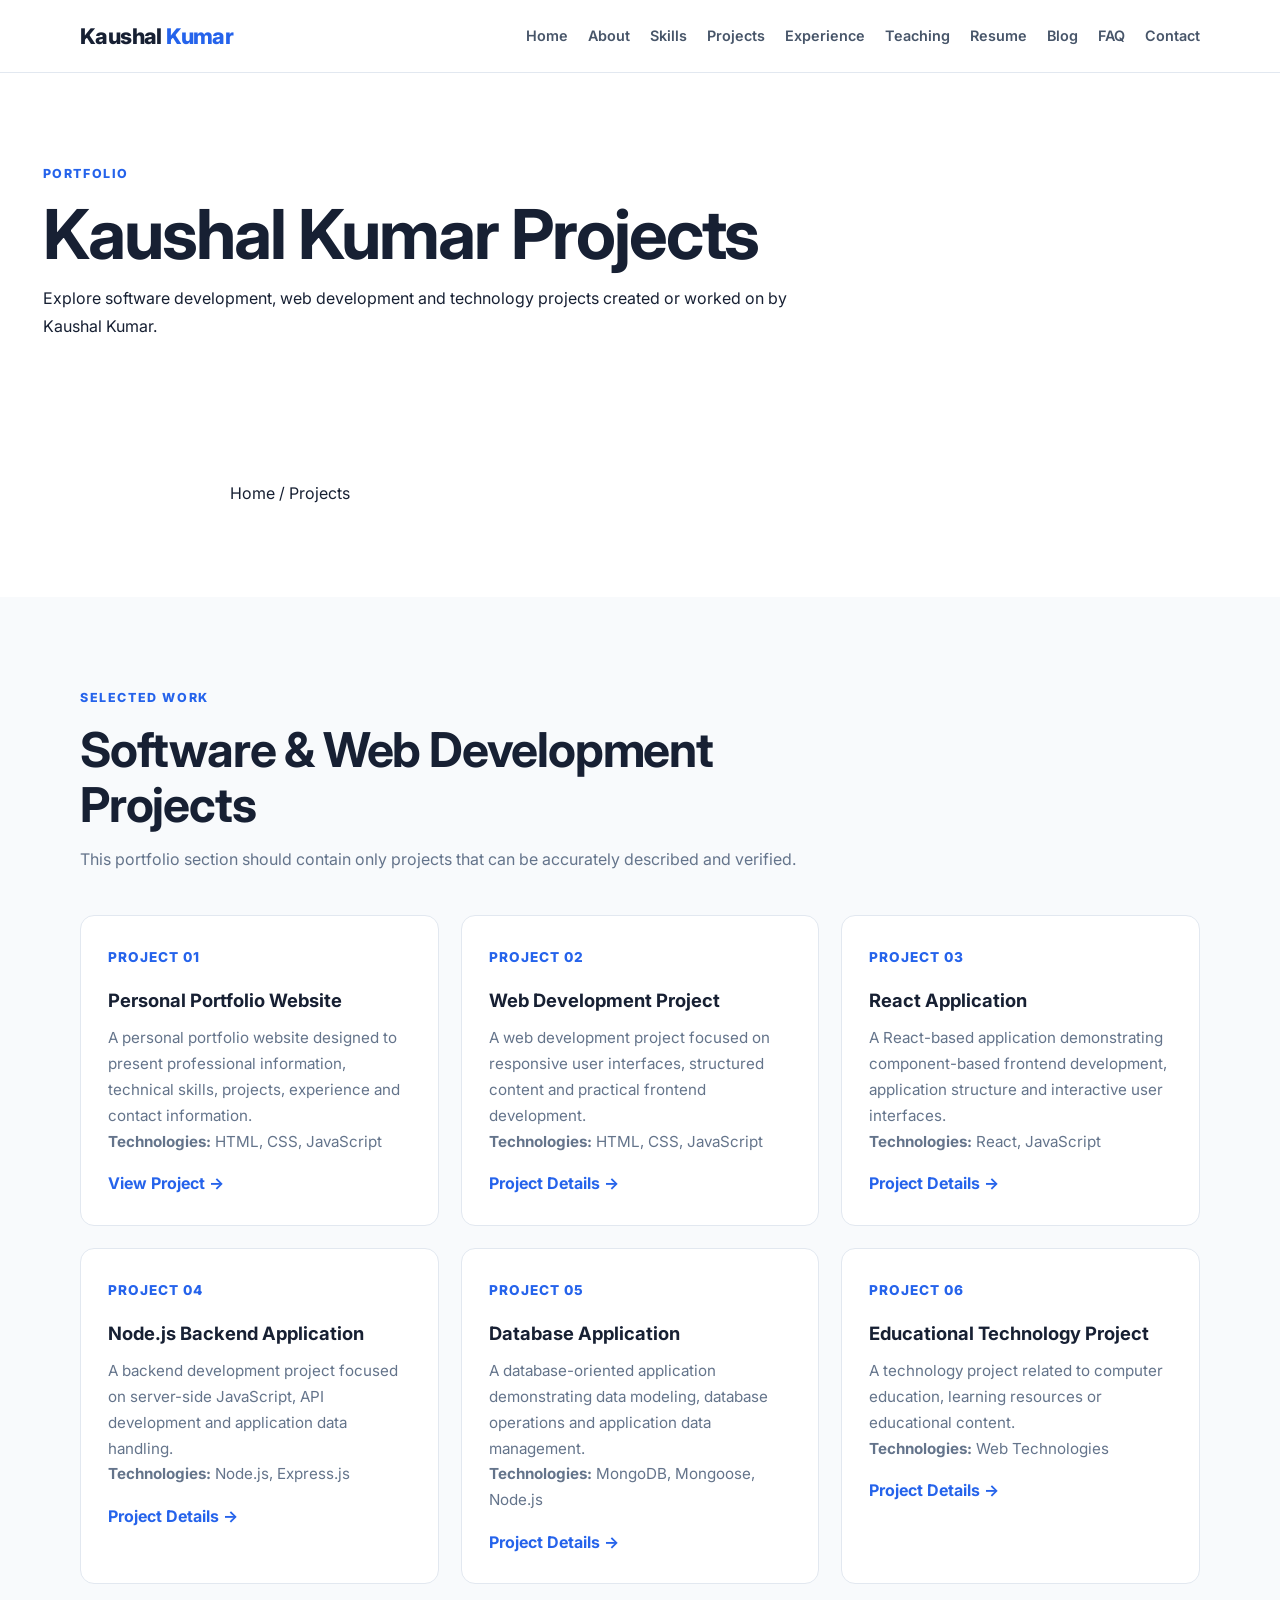
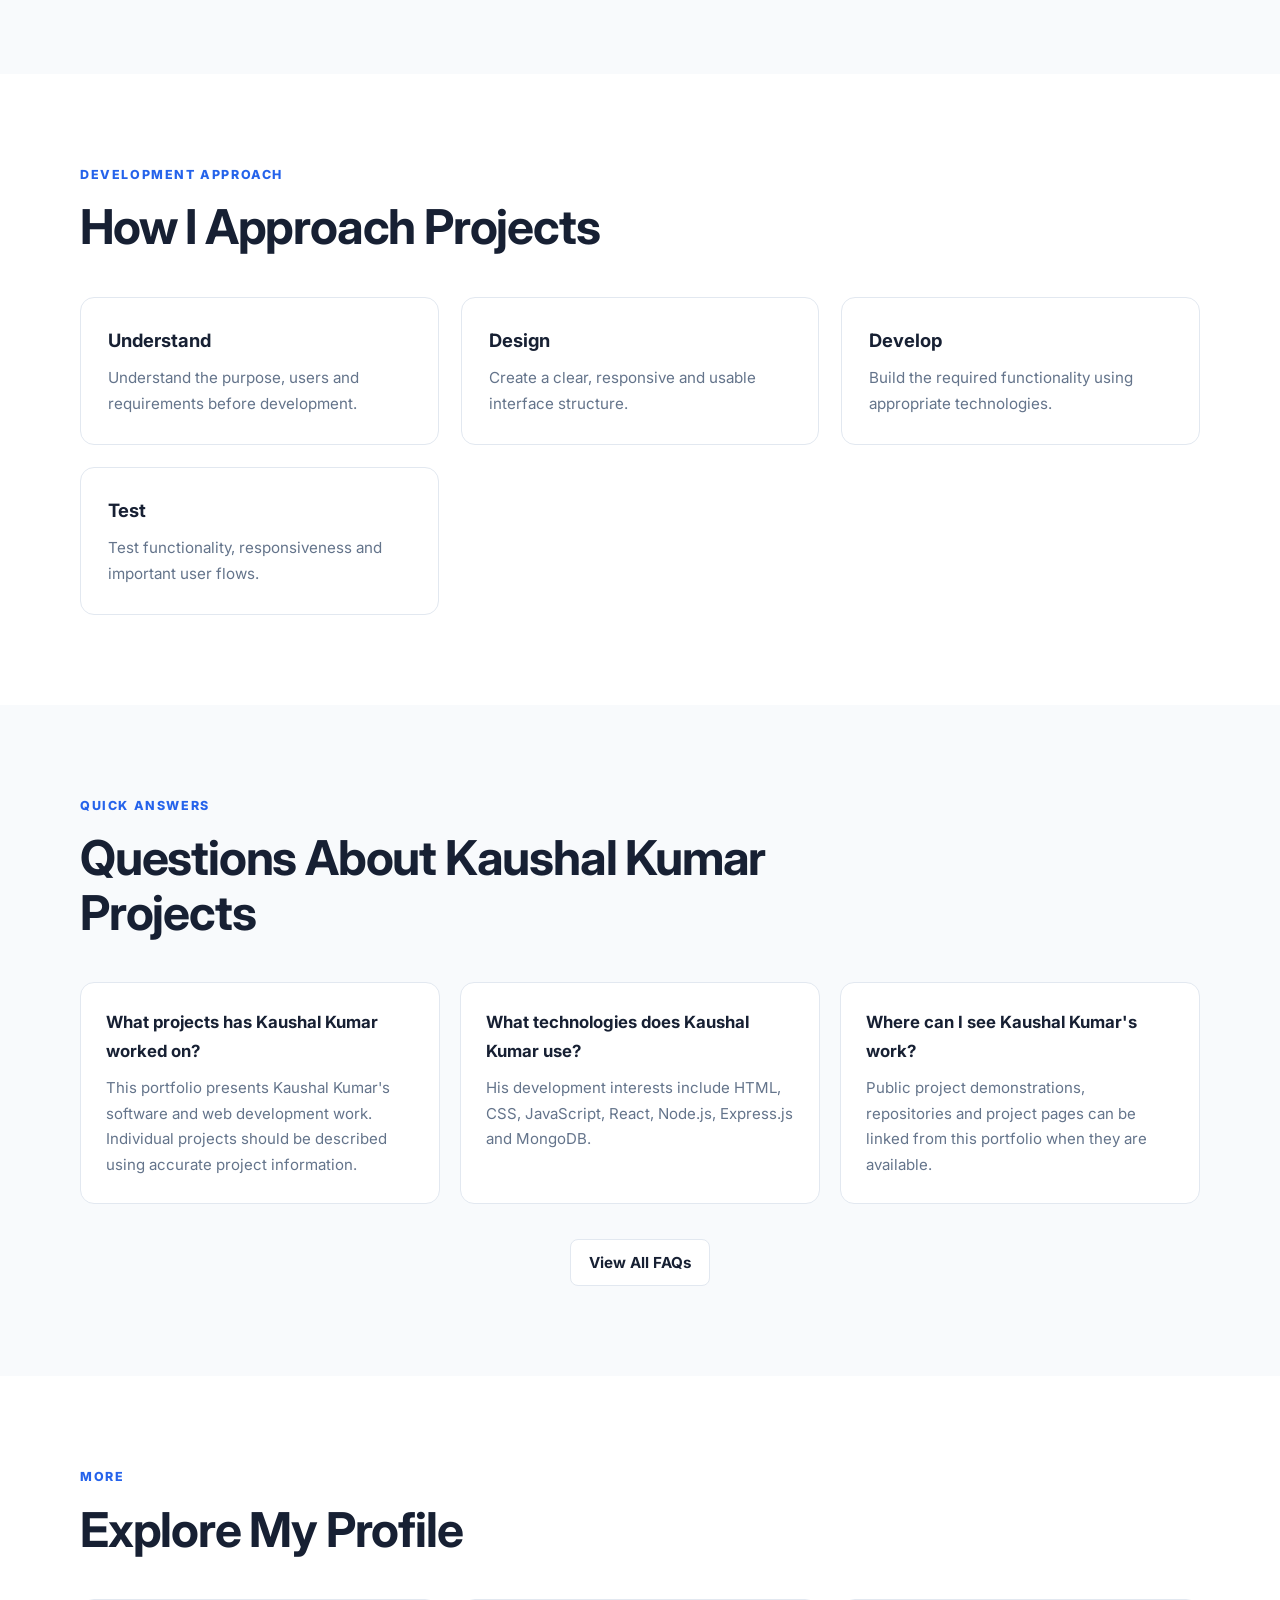
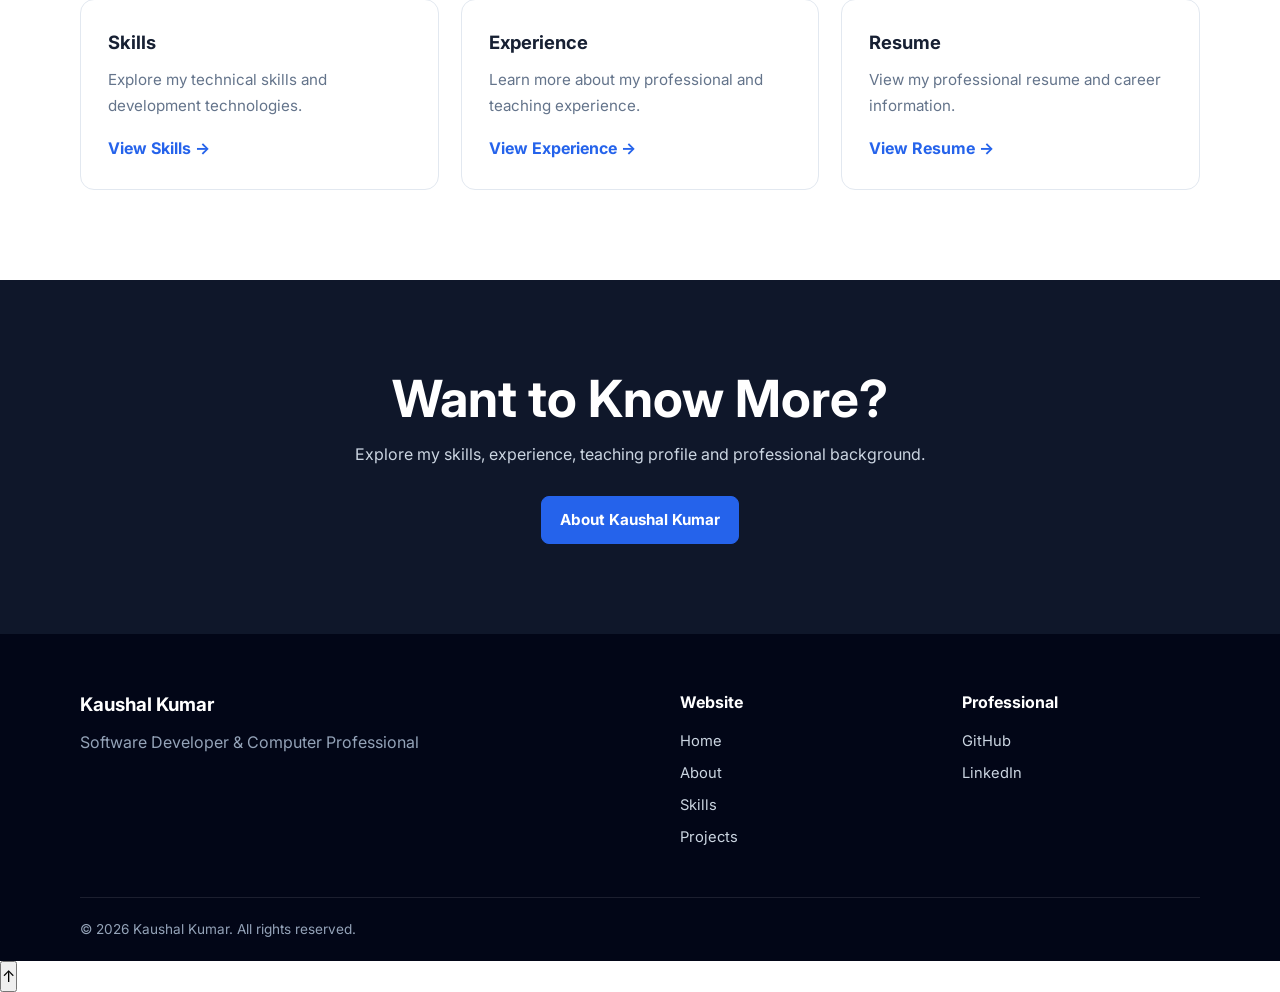
<file: projects.html>
<!DOCTYPE html>
<html lang="en">

<head>

  <meta charset="UTF-8">

  <meta
    name="viewport"
    content="width=device-width, initial-scale=1.0"
  >

  <title>
    Kaushal Kumar Projects | Software & Web Development Portfolio
  </title>

  <meta
    name="description"
    content="Explore Kaushal Kumar's software development and web development projects, technologies used, project details and practical work."
  >

  <meta
    name="author"
    content="Kaushal Kumar"
  >

  <meta
    name="robots"
    content="index, follow, max-image-preview:large, max-snippet:-1, max-video-preview:-1"
  >

  <!-- Replace YOUR-DOMAIN with your actual Netlify domain -->
  <link
    rel="canonical"
    href="https://YOUR-DOMAIN.netlify.app/projects.html"
  >


  <!-- =====================================================
       OPEN GRAPH
  ====================================================== -->

  <meta
    property="og:type"
    content="website"
  >

  <meta
    property="og:title"
    content="Kaushal Kumar Projects | Software Developer"
  >

  <meta
    property="og:description"
    content="Software and web development projects by Kaushal Kumar."
  >

  <meta
    property="og:url"
    content="https://YOUR-DOMAIN.netlify.app/projects.html"
  >

  <meta
    property="og:site_name"
    content="Kaushal Kumar"
  >

  <meta
    property="og:image"
    content="https://YOUR-DOMAIN.netlify.app/assets/images/og-image.webp"
  >

  <meta
    property="og:image:alt"
    content="Kaushal Kumar Software Development Projects"
  >


  <!-- =====================================================
       TWITTER / X
  ====================================================== -->

  <meta
    name="twitter:card"
    content="summary_large_image"
  >

  <meta
    name="twitter:title"
    content="Kaushal Kumar Projects"
  >

  <meta
    name="twitter:description"
    content="Explore software and web development projects by Kaushal Kumar."
  >

  <meta
    name="twitter:image"
    content="https://YOUR-DOMAIN.netlify.app/assets/images/og-image.webp"
  >


  <!-- =====================================================
       FAVICON
  ====================================================== -->

  <link
    rel="icon"
    href="favicon.svg"
    type="image/svg+xml"
  >


  <!-- =====================================================
       FONT
  ====================================================== -->

  <link
    rel="preconnect"
    href="https://fonts.googleapis.com"
  >

  <link
    rel="preconnect"
    href="https://fonts.gstatic.com"
    crossorigin
  >

  <link
    href="https://fonts.googleapis.com/css2?family=Inter:wght@400;500;600;700;800&display=swap"
    rel="stylesheet"
  >


  <!-- =====================================================
       CSS
  ====================================================== -->

  <link
    rel="stylesheet"
    href="css/style.css"
  >

  <link
    rel="stylesheet"
    href="css/responsive.css"
  >


  <!-- =====================================================
       PERSON SCHEMA
  ====================================================== -->

  <script type="application/ld+json">

  {
    "@context": "https://schema.org",

    "@type": "Person",

    "@id": "https://YOUR-DOMAIN.netlify.app/#person",

    "name": "Kaushal Kumar",

    "url": "https://YOUR-DOMAIN.netlify.app/",

    "jobTitle": "Software Developer",

    "knowsAbout": [
      "Software Development",
      "Web Development",
      "JavaScript",
      "React",
      "Node.js",
      "MongoDB",
      "Computer Science"
    ],

    "sameAs": [
      "https://github.com/YOUR-GITHUB-USERNAME",
      "https://www.linkedin.com/in/YOUR-LINKEDIN-USERNAME/"
    ]

  }

  </script>


  <!-- =====================================================
       BREADCRUMB SCHEMA
  ====================================================== -->

  <script type="application/ld+json">

  {
    "@context": "https://schema.org",

    "@type": "BreadcrumbList",

    "itemListElement": [

      {
        "@type": "ListItem",
        "position": 1,
        "name": "Home",
        "item": "https://YOUR-DOMAIN.netlify.app/"
      },

      {
        "@type": "ListItem",
        "position": 2,
        "name": "Projects",
        "item": "https://YOUR-DOMAIN.netlify.app/projects.html"
      }

    ]

  }

  </script>


  <!-- =====================================================
       COLLECTION PAGE SCHEMA
  ====================================================== -->

  <script type="application/ld+json">

  {
    "@context": "https://schema.org",

    "@type": "CollectionPage",

    "@id": "https://YOUR-DOMAIN.netlify.app/projects.html#page",

    "url": "https://YOUR-DOMAIN.netlify.app/projects.html",

    "name": "Kaushal Kumar Projects",

    "description": "Collection of software and web development projects by Kaushal Kumar.",

    "about": {
      "@id": "https://YOUR-DOMAIN.netlify.app/#person"
    }

  }

  </script>

</head>


<body>


<!-- =====================================================
     HEADER
====================================================== -->

<header class="site-header">

  <div class="container">

    <nav
      class="navbar"
      aria-label="Main navigation"
    >


      <a
        href="index.html"
        class="logo"
        aria-label="Kaushal Kumar Home"
      >

        Kaushal
        <span>Kumar</span>

      </a>


      <button
        type="button"
        class="menu-button"
        id="menuButton"
        aria-label="Open navigation menu"
        aria-expanded="false"
      >
        ☰
      </button>


      <ul
        class="nav-links"
        id="navLinks"
      >

        <li>
          <a href="index.html">
            Home
          </a>
        </li>

        <li>
          <a href="about.html">
            About
          </a>
        </li>

        <li>
          <a href="skills.html">
            Skills
          </a>
        </li>

        <li>
          <a
            href="projects.html"
            aria-current="page"
          >
            Projects
          </a>
        </li>

        <li>
          <a href="experience.html">
            Experience
          </a>
        </li>

        <li>
          <a href="teaching.html">
            Teaching
          </a>
        </li>

        <li>
          <a href="resume.html">
            Resume
          </a>
        </li>

        <li>
          <a href="blog.html">
            Blog
          </a>
        </li>

        <li>
          <a href="faq.html">
            FAQ
          </a>
        </li>

        <li>
          <a href="contact.html">
            Contact
          </a>
        </li>

      </ul>

    </nav>

  </div>

</header>


<!-- =====================================================
     MAIN
====================================================== -->

<main>


<!-- =====================================================
     PAGE HEADER
====================================================== -->

<section class="page-head">

  <div class="container">

    <p class="eyebrow">
      PORTFOLIO
    </p>


    <h1>
      Kaushal Kumar Projects
    </h1>


    <p>

      Explore software development,
      web development and technology
      projects created or worked on by
      Kaushal Kumar.

    </p>

  </div>

</section>



<!-- =====================================================
     BREADCRUMB
====================================================== -->

<section class="section">

  <div class="container narrow">

    <nav
      aria-label="Breadcrumb"
      class="breadcrumbs"
    >

      <a href="index.html">
        Home
      </a>

      <span>
        /
      </span>

      <span>
        Projects
      </span>

    </nav>

  </div>

</section>



<!-- =====================================================
     PROJECTS
====================================================== -->

<section class="section section-light">

  <div class="container">


    <div class="section-heading">

      <p class="eyebrow">
        SELECTED WORK
      </p>


      <h2>
        Software & Web Development Projects
      </h2>


      <p>

        This portfolio section should contain
        only projects that can be accurately
        described and verified.

      </p>

    </div>



    <div class="cards-grid">


      <!-- =================================================
           PROJECT 1
      ================================================== -->

      <article
        class="project-card"
        itemscope
        itemtype="https://schema.org/SoftwareApplication"
      >

        <span class="project-number">
          PROJECT 01
        </span>


        <h3 itemprop="name">
          Personal Portfolio Website
        </h3>


        <p itemprop="description">

          A personal portfolio website designed
          to present professional information,
          technical skills, projects,
          experience and contact information.

        </p>


        <p>

          <strong>
            Technologies:
          </strong>

          HTML, CSS, JavaScript

        </p>


        <a
          href="index.html"
          itemprop="url"
          class="text-link"
        >
          View Project →
        </a>

      </article>



      <!-- =================================================
           PROJECT 2
      ================================================== -->

      <article
        class="project-card"
        itemscope
        itemtype="https://schema.org/SoftwareApplication"
      >

        <span class="project-number">
          PROJECT 02
        </span>


        <h3 itemprop="name">
          Web Development Project
        </h3>


        <p itemprop="description">

          A web development project focused on
          responsive user interfaces,
          structured content and practical
          frontend development.

        </p>


        <p>

          <strong>
            Technologies:
          </strong>

          HTML, CSS, JavaScript

        </p>


        <!-- Replace # with actual project URL -->

        <a
          href="#"
          itemprop="url"
          class="text-link"
        >
          Project Details →
        </a>

      </article>



      <!-- =================================================
           PROJECT 3
      ================================================== -->

      <article
        class="project-card"
        itemscope
        itemtype="https://schema.org/SoftwareApplication"
      >

        <span class="project-number">
          PROJECT 03
        </span>


        <h3 itemprop="name">
          React Application
        </h3>


        <p itemprop="description">

          A React-based application demonstrating
          component-based frontend development,
          application structure and interactive
          user interfaces.

        </p>


        <p>

          <strong>
            Technologies:
          </strong>

          React, JavaScript

        </p>


        <a
          href="#"
          itemprop="url"
          class="text-link"
        >
          Project Details →
        </a>

      </article>



      <!-- =================================================
           PROJECT 4
      ================================================== -->

      <article
        class="project-card"
        itemscope
        itemtype="https://schema.org/SoftwareApplication"
      >

        <span class="project-number">
          PROJECT 04
        </span>


        <h3 itemprop="name">
          Node.js Backend Application
        </h3>


        <p itemprop="description">

          A backend development project
          focused on server-side JavaScript,
          API development and application
          data handling.

        </p>


        <p>

          <strong>
            Technologies:
          </strong>

          Node.js, Express.js

        </p>


        <a
          href="#"
          itemprop="url"
          class="text-link"
        >
          Project Details →
        </a>

      </article>



      <!-- =================================================
           PROJECT 5
      ================================================== -->

      <article
        class="project-card"
        itemscope
        itemtype="https://schema.org/SoftwareApplication"
      >

        <span class="project-number">
          PROJECT 05
        </span>


        <h3 itemprop="name">
          Database Application
        </h3>


        <p itemprop="description">

          A database-oriented application
          demonstrating data modeling,
          database operations and
          application data management.

        </p>


        <p>

          <strong>
            Technologies:
          </strong>

          MongoDB, Mongoose, Node.js

        </p>


        <a
          href="#"
          itemprop="url"
          class="text-link"
        >
          Project Details →
        </a>

      </article>



      <!-- =================================================
           PROJECT 6
      ================================================== -->

      <article
        class="project-card"
        itemscope
        itemtype="https://schema.org/SoftwareApplication"
      >

        <span class="project-number">
          PROJECT 06
        </span>


        <h3 itemprop="name">
          Educational Technology Project
        </h3>


        <p itemprop="description">

          A technology project related to
          computer education, learning
          resources or educational content.

        </p>


        <p>

          <strong>
            Technologies:
          </strong>

          Web Technologies

        </p>


        <a
          href="#"
          itemprop="url"
          class="text-link"
        >
          Project Details →
        </a>

      </article>


    </div>

  </div>

</section>



<!-- =====================================================
     DEVELOPMENT APPROACH
====================================================== -->

<section class="section">

  <div class="container">


    <div class="section-heading">

      <p class="eyebrow">
        DEVELOPMENT APPROACH
      </p>


      <h2>
        How I Approach Projects
      </h2>

    </div>


    <div class="cards-grid">


      <article class="card">

        <h3>
          Understand
        </h3>

        <p>

          Understand the purpose,
          users and requirements
          before development.

        </p>

      </article>


      <article class="card">

        <h3>
          Design
        </h3>

        <p>

          Create a clear,
          responsive and usable
          interface structure.

        </p>

      </article>


      <article class="card">

        <h3>
          Develop
        </h3>

        <p>

          Build the required
          functionality using
          appropriate technologies.

        </p>

      </article>


      <article class="card">

        <h3>
          Test
        </h3>

        <p>

          Test functionality,
          responsiveness and
          important user flows.

        </p>

      </article>


    </div>

  </div>

</section>



<!-- =====================================================
     AEO QUESTIONS
====================================================== -->

<section class="section section-light">

  <div class="container">


    <div class="section-heading">

      <p class="eyebrow">
        QUICK ANSWERS
      </p>


      <h2>
        Questions About Kaushal Kumar Projects
      </h2>

    </div>


    <div class="faq-preview">


      <article>

        <h3>
          What projects has Kaushal Kumar worked on?
        </h3>


        <p>

          This portfolio presents Kaushal Kumar's
          software and web development work.
          Individual projects should be described
          using accurate project information.

        </p>

      </article>


      <article>

        <h3>
          What technologies does Kaushal Kumar use?
        </h3>


        <p>

          His development interests include
          HTML, CSS, JavaScript, React,
          Node.js, Express.js and MongoDB.

        </p>

      </article>


      <article>

        <h3>
          Where can I see Kaushal Kumar's work?
        </h3>


        <p>

          Public project demonstrations,
          repositories and project pages can
          be linked from this portfolio when
          they are available.

        </p>

      </article>


    </div>


    <div class="center-button">

      <a
        href="faq.html"
        class="btn btn-secondary"
      >
        View All FAQs
      </a>

    </div>

  </div>

</section>



<!-- =====================================================
     INTERNAL LINKS
====================================================== -->

<section class="section">

  <div class="container">


    <div class="section-heading">

      <p class="eyebrow">
        MORE
      </p>


      <h2>
        Explore My Profile
      </h2>

    </div>


    <div class="cards-grid">


      <article class="card">

        <h3>
          Skills
        </h3>

        <p>
          Explore my technical skills and
          development technologies.
        </p>


        <a href="skills.html">
          View Skills →
        </a>

      </article>


      <article class="card">

        <h3>
          Experience
        </h3>

        <p>
          Learn more about my professional
          and teaching experience.
        </p>


        <a href="experience.html">
          View Experience →
        </a>

      </article>


      <article class="card">

        <h3>
          Resume
        </h3>

        <p>
          View my professional resume
          and career information.
        </p>


        <a href="resume.html">
          View Resume →
        </a>

      </article>


    </div>

  </div>

</section>



<!-- =====================================================
     CTA
====================================================== -->

<section class="cta">

  <div class="container">


    <h2>
      Want to Know More?
    </h2>


    <p>

      Explore my skills, experience,
      teaching profile and professional
      background.

    </p>


    <a
      href="about.html"
      class="btn btn-primary"
    >
      About Kaushal Kumar
    </a>

  </div>

</section>


</main>



<!-- =====================================================
     FOOTER
====================================================== -->

<footer class="site-footer">

  <div class="container footer-grid">


    <div>

      <h3>
        Kaushal Kumar
      </h3>


      <p>
        Software Developer & Computer Professional
      </p>

    </div>


    <div>

      <h4>
        Website
      </h4>


      <a href="index.html">
        Home
      </a>


      <a href="about.html">
        About
      </a>


      <a href="skills.html">
        Skills
      </a>


      <a href="projects.html">
        Projects
      </a>

    </div>


    <div>

      <h4>
        Professional
      </h4>


      <a
        href="https://github.com/YOUR-GITHUB-USERNAME"
        rel="me"
      >
        GitHub
      </a>


      <a
        href="https://www.linkedin.com/in/YOUR-LINKEDIN-USERNAME/"
        rel="me"
      >
        LinkedIn
      </a>

    </div>


  </div>


  <div class="container copyright">

    <p>

      ©
      <span id="year"></span>
      Kaushal Kumar.
      All rights reserved.

    </p>

  </div>

</footer>



<script src="js/main.js"></script>


</body>
</html>
</file>
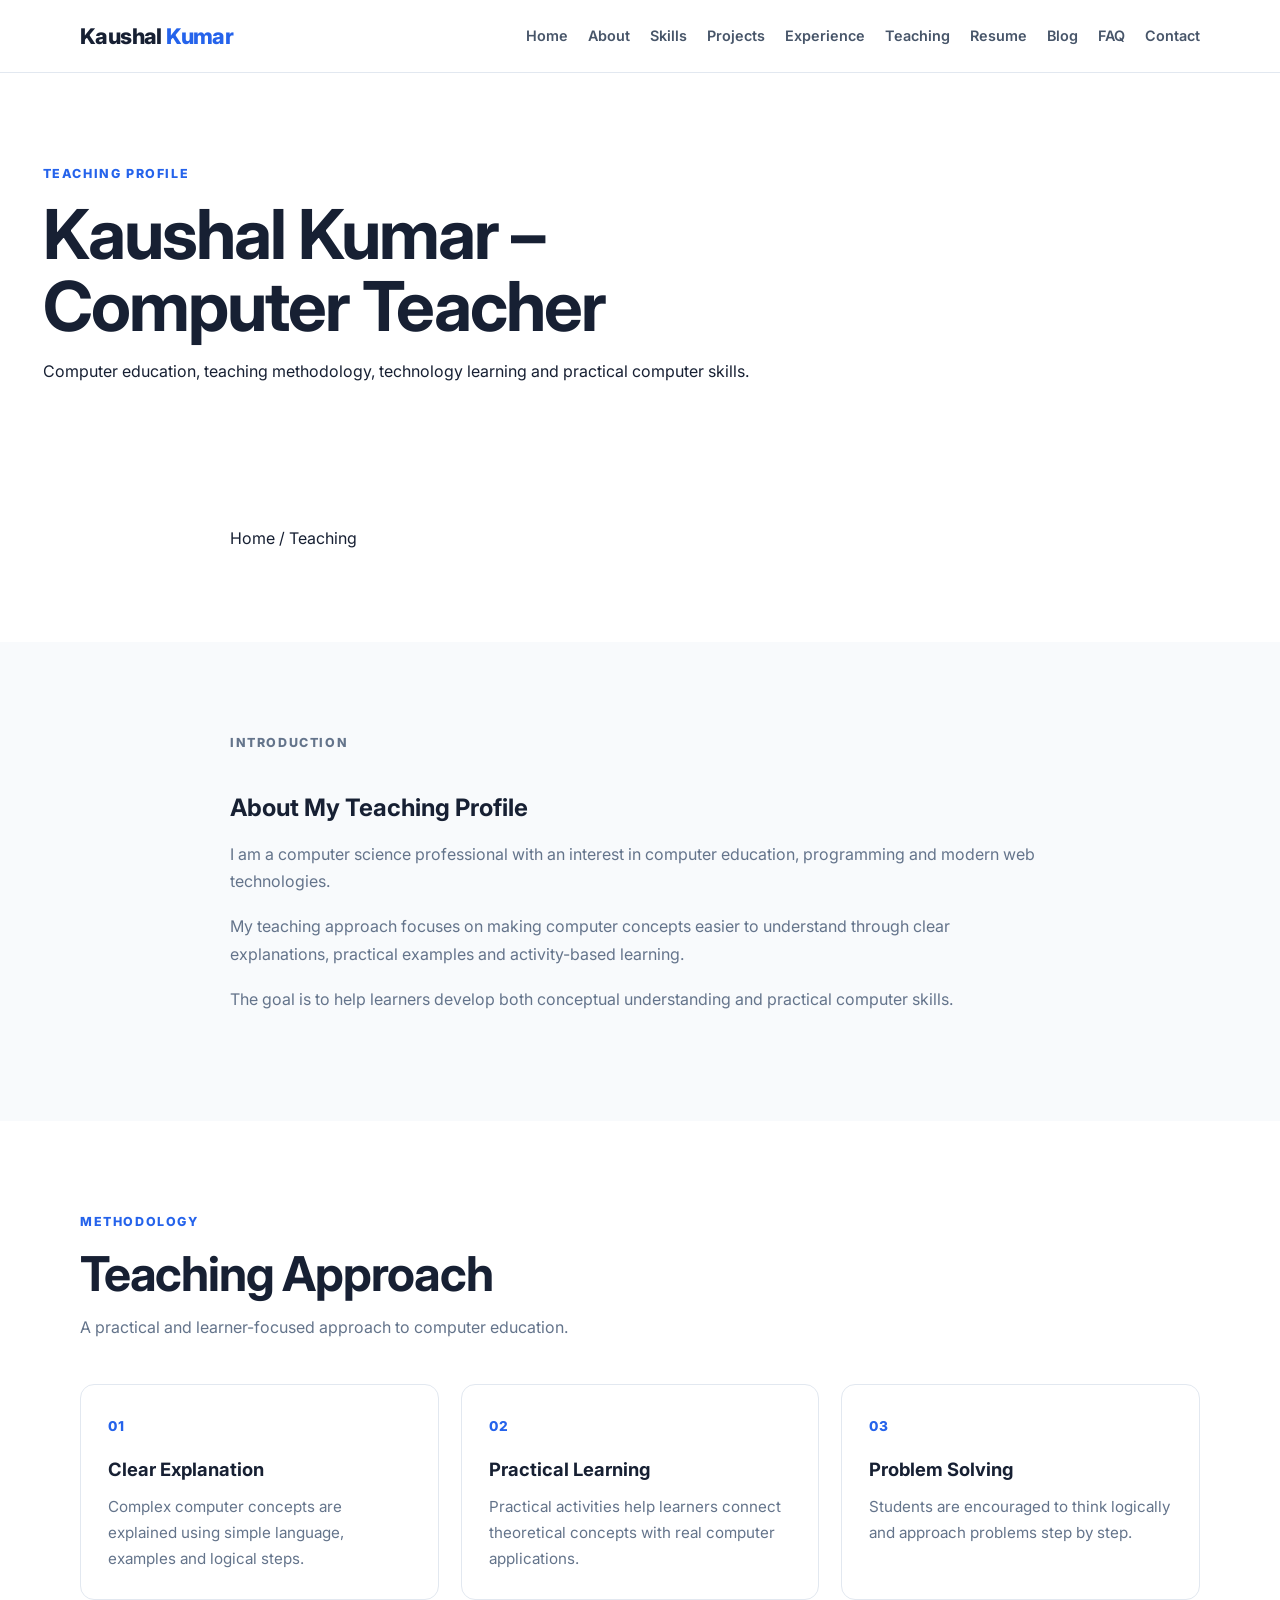
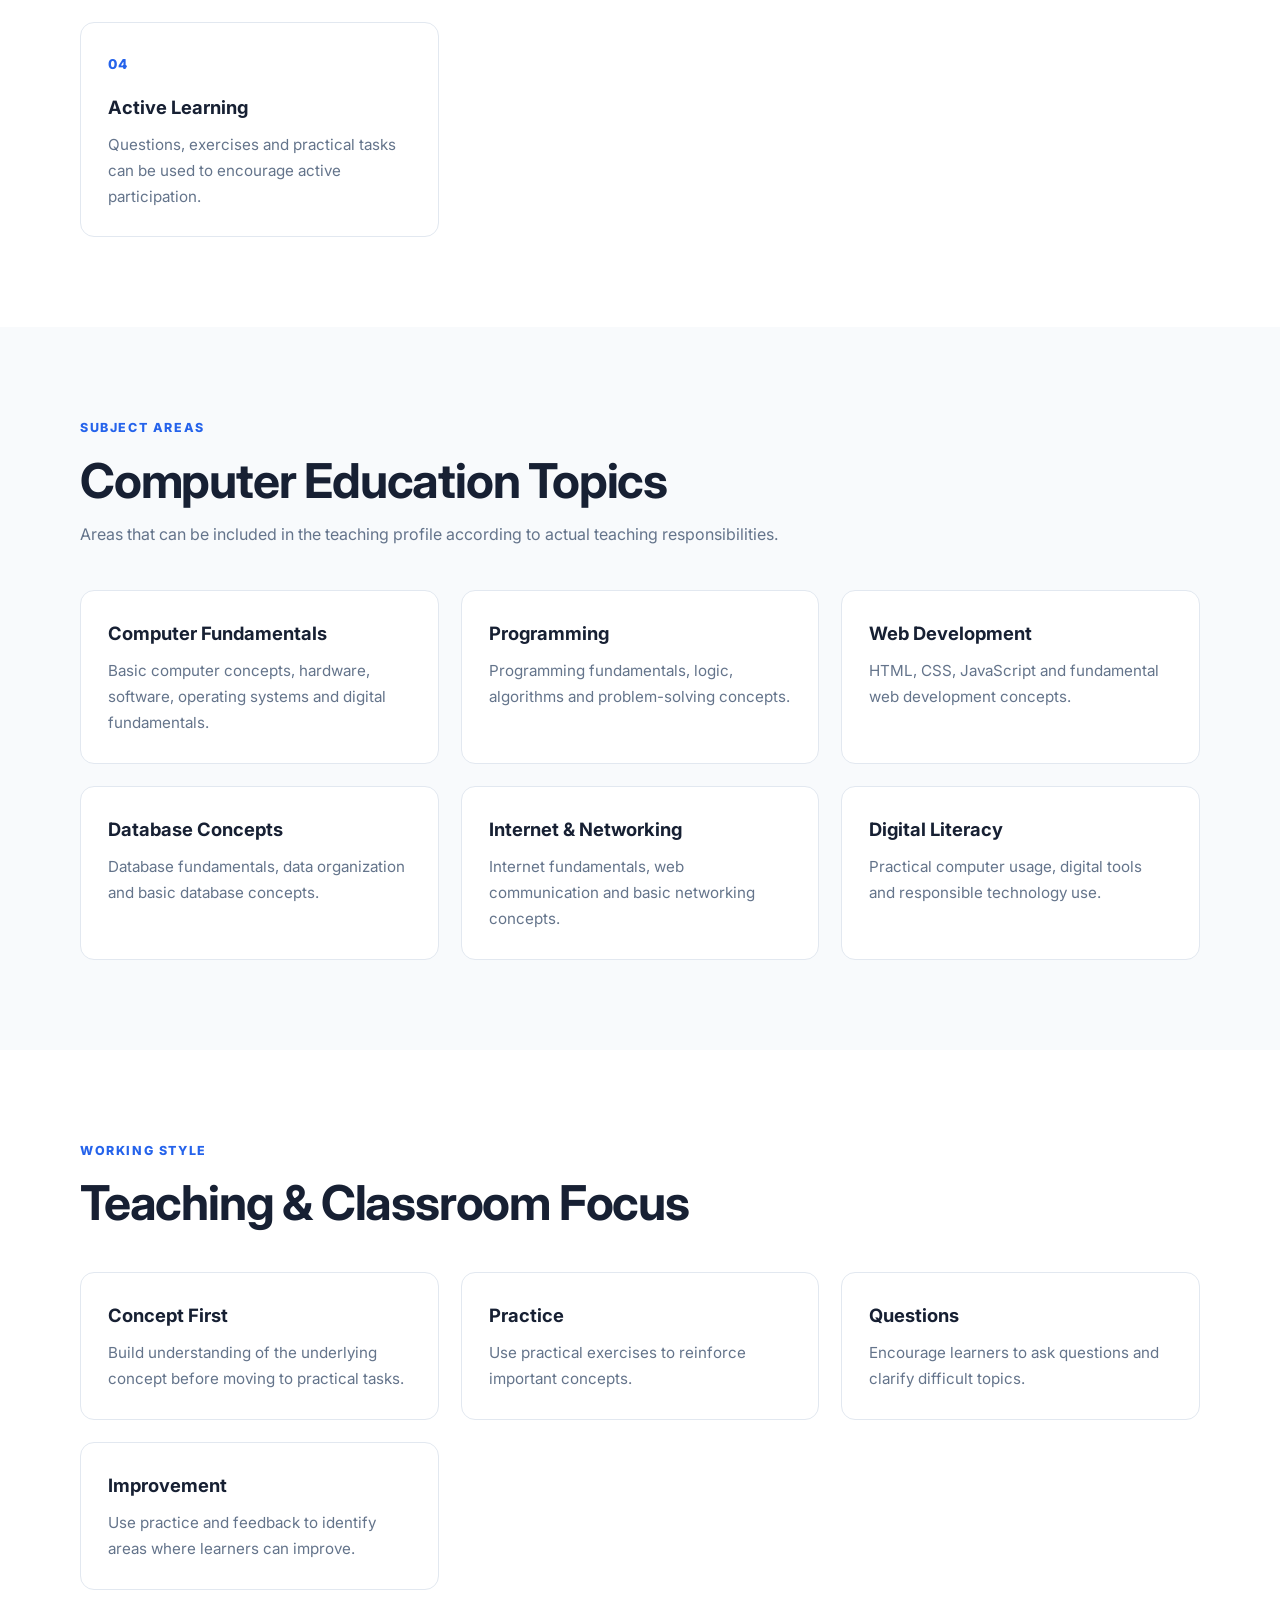
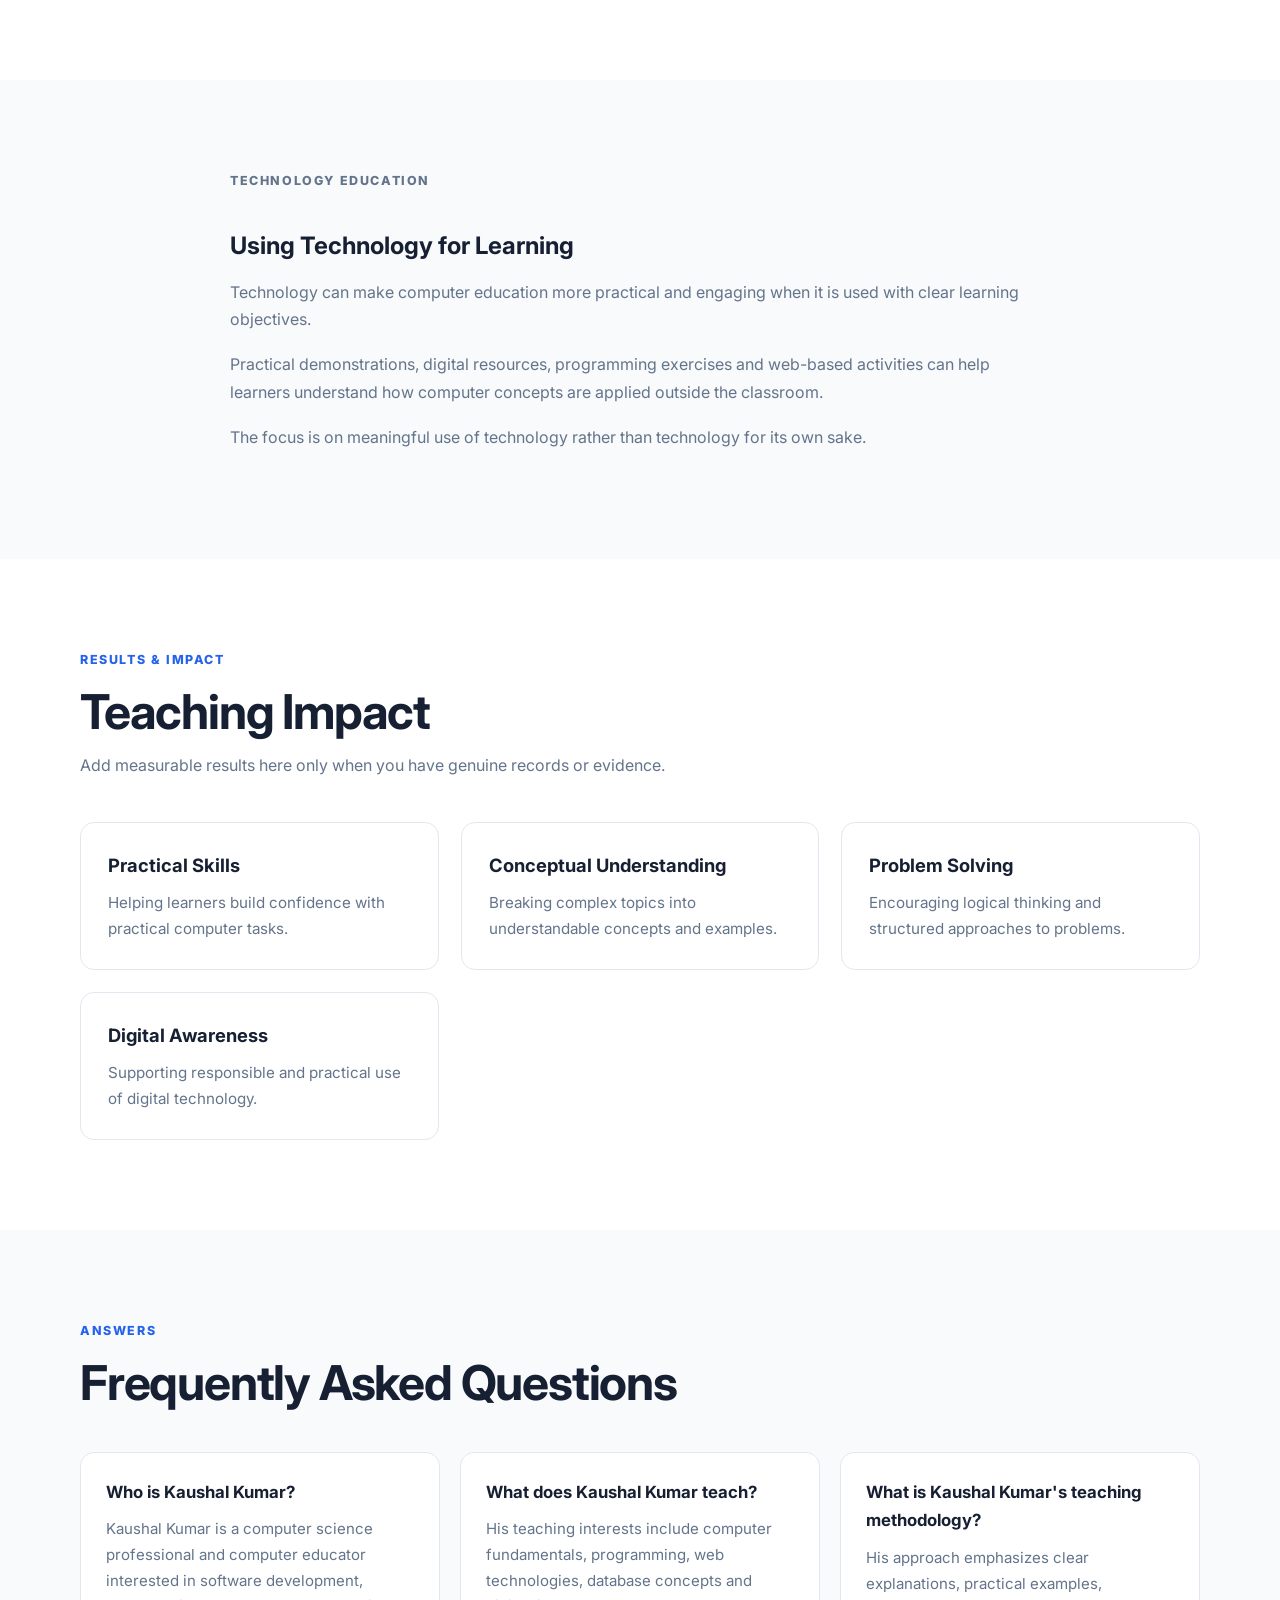
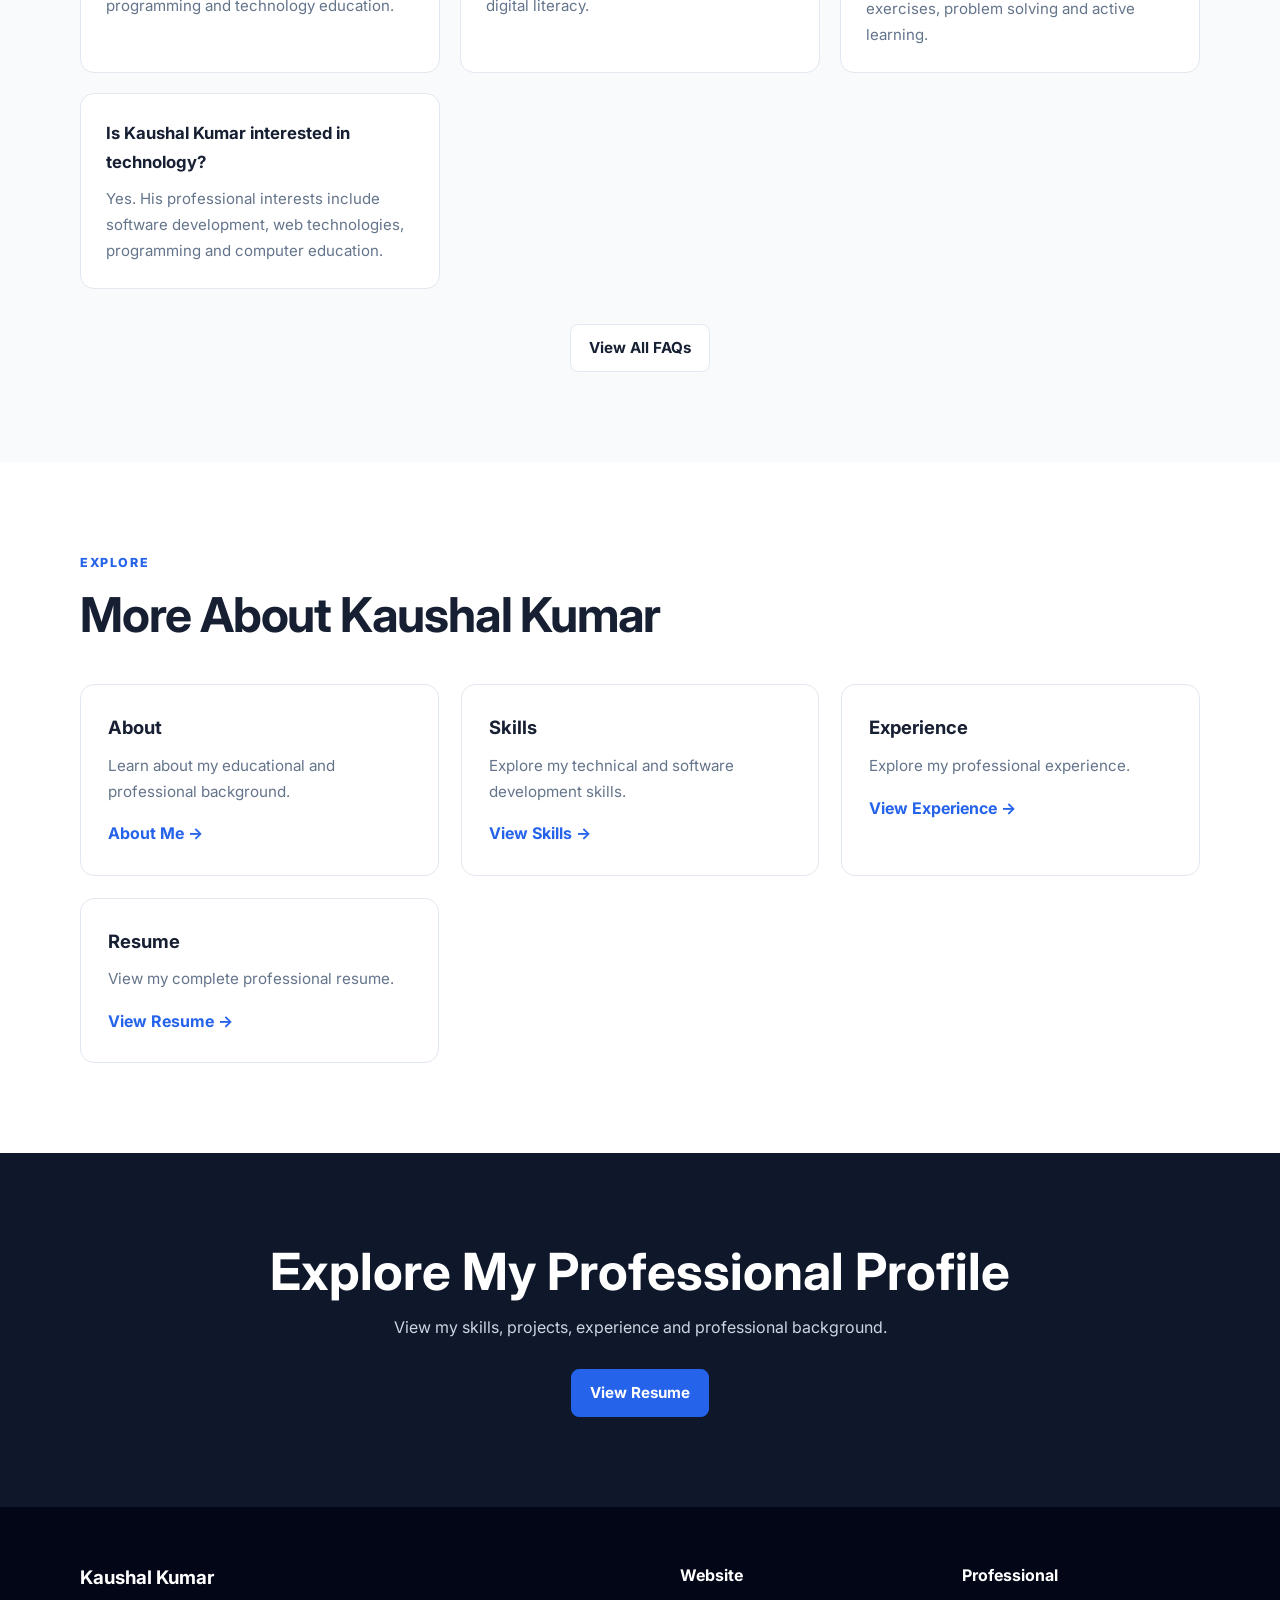
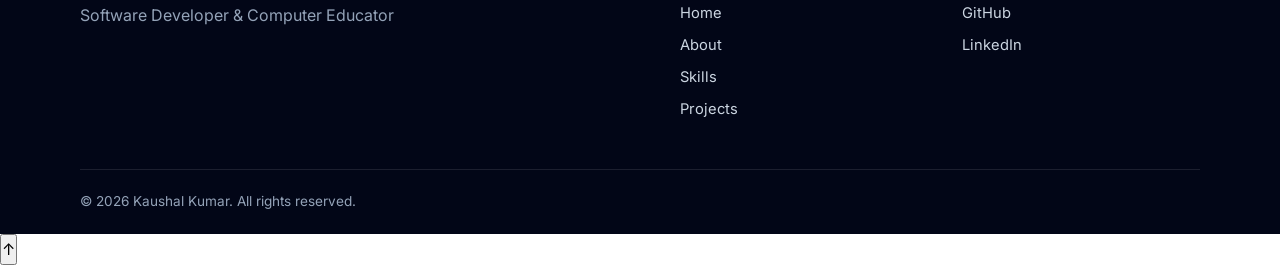
<file: resume.html>
<!DOCTYPE html>
<html lang="en">

<head>

  <meta charset="UTF-8">

  <meta
    name="viewport"
    content="width=device-width, initial-scale=1.0"
  >

  <title>
    Kaushal Kumar Teaching Profile | Computer Teacher & Educator
  </title>

  <meta
    name="description"
    content="Explore Kaushal Kumar's teaching profile, computer education approach, teaching methodology, subjects, classroom practices and technology education experience."
  >

  <meta
    name="author"
    content="Kaushal Kumar"
  >

  <meta
    name="robots"
    content="index, follow, max-image-preview:large, max-snippet:-1, max-video-preview:-1"
  >

  <!-- Replace YOUR-DOMAIN with your actual Netlify domain -->
  <link
    rel="canonical"
    href="https://YOUR-DOMAIN.netlify.app/teaching.html"
  >


  <!-- =====================================================
       OPEN GRAPH
  ====================================================== -->

  <meta
    property="og:type"
    content="profile"
  >

  <meta
    property="og:title"
    content="Kaushal Kumar Teaching Profile | Computer Teacher"
  >

  <meta
    property="og:description"
    content="Computer teaching profile, methodology and technology education interests of Kaushal Kumar."
  >

  <meta
    property="og:url"
    content="https://YOUR-DOMAIN.netlify.app/teaching.html"
  >

  <meta
    property="og:site_name"
    content="Kaushal Kumar"
  >

  <meta
    property="og:image"
    content="https://YOUR-DOMAIN.netlify.app/assets/images/og-image.webp"
  >

  <meta
    property="og:image:alt"
    content="Kaushal Kumar Computer Teacher"
  >


  <!-- =====================================================
       TWITTER / X
  ====================================================== -->

  <meta
    name="twitter:card"
    content="summary_large_image"
  >

  <meta
    name="twitter:title"
    content="Kaushal Kumar Teaching Profile"
  >

  <meta
    name="twitter:description"
    content="Computer teacher and technology education profile of Kaushal Kumar."
  >

  <meta
    name="twitter:image"
    content="https://YOUR-DOMAIN.netlify.app/assets/images/og-image.webp"
  >


  <!-- =====================================================
       FAVICON
  ====================================================== -->

  <link
    rel="icon"
    href="favicon.svg"
    type="image/svg+xml"
  >


  <!-- =====================================================
       FONT
  ====================================================== -->

  <link
    rel="preconnect"
    href="https://fonts.googleapis.com"
  >

  <link
    rel="preconnect"
    href="https://fonts.gstatic.com"
    crossorigin
  >

  <link
    href="https://fonts.googleapis.com/css2?family=Inter:wght@400;500;600;700;800&display=swap"
    rel="stylesheet"
  >


  <!-- =====================================================
       CSS
  ====================================================== -->

  <link
    rel="stylesheet"
    href="css/style.css"
  >

  <link
    rel="stylesheet"
    href="css/responsive.css"
  >


  <!-- =====================================================
       PERSON SCHEMA
  ====================================================== -->

  <script type="application/ld+json">

  {
    "@context": "https://schema.org",

    "@type": "Person",

    "@id": "https://YOUR-DOMAIN.netlify.app/#person",

    "name": "Kaushal Kumar",

    "url": "https://YOUR-DOMAIN.netlify.app/",

    "jobTitle": "Computer Teacher",

    "description": "Kaushal Kumar is a computer science professional and computer educator interested in programming, web technologies and technology education.",

    "knowsAbout": [
      "Computer Science",
      "Computer Education",
      "Programming",
      "Web Development",
      "Software Development",
      "Digital Literacy",
      "JavaScript",
      "React",
      "Node.js",
      "MongoDB"
    ],

    "sameAs": [
      "https://github.com/YOUR-GITHUB-USERNAME",
      "https://www.linkedin.com/in/YOUR-LINKEDIN-USERNAME/"
    ]

  }

  </script>


  <!-- =====================================================
       BREADCRUMB SCHEMA
  ====================================================== -->

  <script type="application/ld+json">

  {
    "@context": "https://schema.org",

    "@type": "BreadcrumbList",

    "itemListElement": [

      {
        "@type": "ListItem",
        "position": 1,
        "name": "Home",
        "item": "https://YOUR-DOMAIN.netlify.app/"
      },

      {
        "@type": "ListItem",
        "position": 2,
        "name": "Teaching",
        "item": "https://YOUR-DOMAIN.netlify.app/teaching.html"
      }

    ]

  }

  </script>


  <!-- =====================================================
       PROFILE PAGE SCHEMA
  ====================================================== -->

  <script type="application/ld+json">

  {
    "@context": "https://schema.org",

    "@type": "ProfilePage",

    "@id": "https://YOUR-DOMAIN.netlify.app/teaching.html#profile",

    "url": "https://YOUR-DOMAIN.netlify.app/teaching.html",

    "name": "Kaushal Kumar Teaching Profile",

    "mainEntity": {
      "@id": "https://YOUR-DOMAIN.netlify.app/#person"
    }

  }

  </script>


  <!-- =====================================================
       FAQ SCHEMA
  ====================================================== -->

  <script type="application/ld+json">

  {
    "@context": "https://schema.org",

    "@type": "FAQPage",

    "mainEntity": [

      {
        "@type": "Question",

        "name": "Who is Kaushal Kumar?",

        "acceptedAnswer": {
          "@type": "Answer",
          "text": "Kaushal Kumar is a computer science professional and computer educator interested in programming, web development and technology education."
        }
      },

      {
        "@type": "Question",

        "name": "What does Kaushal Kumar teach?",

        "acceptedAnswer": {
          "@type": "Answer",
          "text": "Kaushal Kumar's teaching interests include computer fundamentals, programming concepts, web technologies and digital learning."
        }
      },

      {
        "@type": "Question",

        "name": "What is Kaushal Kumar's teaching approach?",

        "acceptedAnswer": {
          "@type": "Answer",
          "text": "His teaching approach focuses on clear explanations, practical examples, active learning and connecting computer concepts with real-world applications."
        }
      }

    ]

  }

  </script>

</head>


<body>


<!-- =====================================================
     HEADER
====================================================== -->

<header class="site-header">

  <div class="container">

    <nav
      class="navbar"
      aria-label="Main navigation"
    >

      <a
        href="index.html"
        class="logo"
        aria-label="Kaushal Kumar Home"
      >
        Kaushal
        <span>Kumar</span>
      </a>


      <button
        type="button"
        class="menu-button"
        id="menuButton"
        aria-label="Open navigation menu"
        aria-expanded="false"
      >
        ☰
      </button>


      <ul
        class="nav-links"
        id="navLinks"
      >

        <li>
          <a href="index.html">
            Home
          </a>
        </li>

        <li>
          <a href="about.html">
            About
          </a>
        </li>

        <li>
          <a href="skills.html">
            Skills
          </a>
        </li>

        <li>
          <a href="projects.html">
            Projects
          </a>
        </li>

        <li>
          <a href="experience.html">
            Experience
          </a>
        </li>

        <li>
          <a
            href="teaching.html"
            aria-current="page"
          >
            Teaching
          </a>
        </li>

        <li>
          <a href="resume.html">
            Resume
          </a>
        </li>

        <li>
          <a href="blog.html">
            Blog
          </a>
        </li>

        <li>
          <a href="faq.html">
            FAQ
          </a>
        </li>

        <li>
          <a href="contact.html">
            Contact
          </a>
        </li>

      </ul>

    </nav>

  </div>

</header>


<!-- =====================================================
     MAIN
====================================================== -->

<main>


<!-- =====================================================
     PAGE HEADER
====================================================== -->

<section class="page-head">

  <div class="container">

    <p class="eyebrow">
      TEACHING PROFILE
    </p>


    <h1>
      Kaushal Kumar – Computer Teacher
    </h1>


    <p>

      Computer education, teaching methodology,
      technology learning and practical
      computer skills.

    </p>

  </div>

</section>



<!-- =====================================================
     BREADCRUMB
====================================================== -->

<section class="section">

  <div class="container narrow">

    <nav
      aria-label="Breadcrumb"
      class="breadcrumbs"
    >

      <a href="index.html">
        Home
      </a>

      <span>
        /
      </span>

      <span>
        Teaching
      </span>

    </nav>

  </div>

</section>



<!-- =====================================================
     INTRODUCTION
====================================================== -->

<section class="section section-light">

  <div class="container narrow">

    <p class="eyebrow">
      INTRODUCTION
    </p>


    <h2>
      About My Teaching Profile
    </h2>


    <p>

      I am a computer science professional
      with an interest in computer education,
      programming and modern web technologies.

    </p>


    <p>

      My teaching approach focuses on making
      computer concepts easier to understand
      through clear explanations, practical
      examples and activity-based learning.

    </p>


    <p>

      The goal is to help learners develop
      both conceptual understanding and
      practical computer skills.

    </p>

  </div>

</section>



<!-- =====================================================
     TEACHING APPROACH
====================================================== -->

<section class="section">

  <div class="container">


    <div class="section-heading">

      <p class="eyebrow">
        METHODOLOGY
      </p>


      <h2>
        Teaching Approach
      </h2>


      <p>

        A practical and learner-focused approach
        to computer education.

      </p>

    </div>


    <div class="cards-grid">


      <article class="card">

        <span class="project-number">
          01
        </span>


        <h3>
          Clear Explanation
        </h3>


        <p>

          Complex computer concepts are
          explained using simple language,
          examples and logical steps.

        </p>

      </article>


      <article class="card">

        <span class="project-number">
          02
        </span>


        <h3>
          Practical Learning
        </h3>


        <p>

          Practical activities help learners
          connect theoretical concepts
          with real computer applications.

        </p>

      </article>


      <article class="card">

        <span class="project-number">
          03
        </span>


        <h3>
          Problem Solving
        </h3>


        <p>

          Students are encouraged to think
          logically and approach problems
          step by step.

        </p>

      </article>


      <article class="card">

        <span class="project-number">
          04
        </span>


        <h3>
          Active Learning
        </h3>


        <p>

          Questions, exercises and practical
          tasks can be used to encourage
          active participation.

        </p>

      </article>


    </div>

  </div>

</section>



<!-- =====================================================
     SUBJECT AREAS
====================================================== -->

<section class="section section-light">

  <div class="container">


    <div class="section-heading">

      <p class="eyebrow">
        SUBJECT AREAS
      </p>


      <h2>
        Computer Education Topics
      </h2>


      <p>

        Areas that can be included in the
        teaching profile according to actual
        teaching responsibilities.

      </p>

    </div>


    <div class="cards-grid">


      <article class="card">

        <h3>
          Computer Fundamentals
        </h3>

        <p>

          Basic computer concepts,
          hardware, software, operating
          systems and digital fundamentals.

        </p>

      </article>


      <article class="card">

        <h3>
          Programming
        </h3>

        <p>

          Programming fundamentals,
          logic, algorithms and
          problem-solving concepts.

        </p>

      </article>


      <article class="card">

        <h3>
          Web Development
        </h3>

        <p>

          HTML, CSS, JavaScript and
          fundamental web development
          concepts.

        </p>

      </article>


      <article class="card">

        <h3>
          Database Concepts
        </h3>

        <p>

          Database fundamentals,
          data organization and
          basic database concepts.

        </p>

      </article>


      <article class="card">

        <h3>
          Internet & Networking
        </h3>

        <p>

          Internet fundamentals,
          web communication and
          basic networking concepts.

        </p>

      </article>


      <article class="card">

        <h3>
          Digital Literacy
        </h3>

        <p>

          Practical computer usage,
          digital tools and responsible
          technology use.

        </p>

      </article>


    </div>

  </div>

</section>



<!-- =====================================================
     WORKING STYLE
====================================================== -->

<section class="section">

  <div class="container">


    <div class="section-heading">

      <p class="eyebrow">
        WORKING STYLE
      </p>


      <h2>
        Teaching & Classroom Focus
      </h2>

    </div>


    <div class="cards-grid">


      <article class="card">

        <h3>
          Concept First
        </h3>

        <p>

          Build understanding of the
          underlying concept before
          moving to practical tasks.

        </p>

      </article>


      <article class="card">

        <h3>
          Practice
        </h3>

        <p>

          Use practical exercises to
          reinforce important concepts.

        </p>

      </article>


      <article class="card">

        <h3>
          Questions
        </h3>

        <p>

          Encourage learners to ask
          questions and clarify
          difficult topics.

        </p>

      </article>


      <article class="card">

        <h3>
          Improvement
        </h3>

        <p>

          Use practice and feedback
          to identify areas where
          learners can improve.

        </p>

      </article>


    </div>

  </div>

</section>



<!-- =====================================================
     TECHNOLOGY IN EDUCATION
====================================================== -->

<section class="section section-light">

  <div class="container narrow">


    <p class="eyebrow">
      TECHNOLOGY EDUCATION
    </p>


    <h2>
      Using Technology for Learning
    </h2>


    <p>

      Technology can make computer education
      more practical and engaging when it is
      used with clear learning objectives.

    </p>


    <p>

      Practical demonstrations, digital
      resources, programming exercises and
      web-based activities can help learners
      understand how computer concepts are
      applied outside the classroom.

    </p>


    <p>

      The focus is on meaningful use of
      technology rather than technology
      for its own sake.

    </p>

  </div>

</section>



<!-- =====================================================
     IMPACT
====================================================== -->

<section class="section">

  <div class="container">


    <div class="section-heading">

      <p class="eyebrow">
        RESULTS & IMPACT
      </p>


      <h2>
        Teaching Impact
      </h2>


      <p>

        Add measurable results here only when
        you have genuine records or evidence.

      </p>

    </div>


    <div class="cards-grid">


      <article class="card">

        <h3>
          Practical Skills
        </h3>

        <p>

          Helping learners build confidence
          with practical computer tasks.

        </p>

      </article>


      <article class="card">

        <h3>
          Conceptual Understanding
        </h3>

        <p>

          Breaking complex topics into
          understandable concepts and examples.

        </p>

      </article>


      <article class="card">

        <h3>
          Problem Solving
        </h3>

        <p>

          Encouraging logical thinking and
          structured approaches to problems.

        </p>

      </article>


      <article class="card">

        <h3>
          Digital Awareness
        </h3>

        <p>

          Supporting responsible and
          practical use of digital technology.

        </p>

      </article>


    </div>

  </div>

</section>



<!-- =====================================================
     AEO QUESTIONS
====================================================== -->

<section class="section section-light">

  <div class="container">


    <div class="section-heading">

      <p class="eyebrow">
        ANSWERS
      </p>


      <h2>
        Frequently Asked Questions
      </h2>

    </div>


    <div class="faq-preview">


      <article>

        <h3>
          Who is Kaushal Kumar?
        </h3>


        <p>

          Kaushal Kumar is a computer science
          professional and computer educator
          interested in software development,
          programming and technology education.

        </p>

      </article>


      <article>

        <h3>
          What does Kaushal Kumar teach?
        </h3>


        <p>

          His teaching interests include
          computer fundamentals, programming,
          web technologies, database concepts
          and digital literacy.

        </p>

      </article>


      <article>

        <h3>
          What is Kaushal Kumar's teaching methodology?
        </h3>


        <p>

          His approach emphasizes clear
          explanations, practical examples,
          exercises, problem solving and
          active learning.

        </p>

      </article>


      <article>

        <h3>
          Is Kaushal Kumar interested in technology?
        </h3>


        <p>

          Yes. His professional interests
          include software development,
          web technologies, programming and
          computer education.

        </p>

      </article>


    </div>


    <div class="center-button">

      <a
        href="faq.html"
        class="btn btn-secondary"
      >
        View All FAQs
      </a>

    </div>

  </div>

</section>



<!-- =====================================================
     INTERNAL LINKS
====================================================== -->

<section class="section">

  <div class="container">


    <div class="section-heading">

      <p class="eyebrow">
        EXPLORE
      </p>


      <h2>
        More About Kaushal Kumar
      </h2>

    </div>


    <div class="cards-grid">


      <article class="card">

        <h3>
          About
        </h3>

        <p>
          Learn about my educational and
          professional background.
        </p>

        <a href="about.html">
          About Me →
        </a>

      </article>


      <article class="card">

        <h3>
          Skills
        </h3>

        <p>
          Explore my technical and
          software development skills.
        </p>

        <a href="skills.html">
          View Skills →
        </a>

      </article>


      <article class="card">

        <h3>
          Experience
        </h3>

        <p>
          Explore my professional
          experience.
        </p>

        <a href="experience.html">
          View Experience →
        </a>

      </article>


      <article class="card">

        <h3>
          Resume
        </h3>

        <p>
          View my complete professional
          resume.
        </p>

        <a href="resume.html">
          View Resume →
        </a>

      </article>


    </div>

  </div>

</section>



<!-- =====================================================
     CTA
====================================================== -->

<section class="cta">

  <div class="container">

    <h2>
      Explore My Professional Profile
    </h2>


    <p>

      View my skills, projects,
      experience and professional
      background.

    </p>


    <a
      href="resume.html"
      class="btn btn-primary"
    >
      View Resume
    </a>

  </div>

</section>


</main>



<!-- =====================================================
     FOOTER
====================================================== -->

<footer class="site-footer">

  <div class="container footer-grid">


    <div>

      <h3>
        Kaushal Kumar
      </h3>


      <p>
        Software Developer & Computer Educator
      </p>

    </div>


    <div>

      <h4>
        Website
      </h4>


      <a href="index.html">
        Home
      </a>


      <a href="about.html">
        About
      </a>


      <a href="skills.html">
        Skills
      </a>


      <a href="projects.html">
        Projects
      </a>

    </div>


    <div>

      <h4>
        Professional
      </h4>


      <a
        href="https://github.com/YOUR-GITHUB-USERNAME"
        rel="me"
      >
        GitHub
      </a>


      <a
        href="https://www.linkedin.com/in/YOUR-LINKEDIN-USERNAME/"
        rel="me"
      >
        LinkedIn
      </a>

    </div>


  </div>


  <div class="container copyright">

    <p>

      ©
      <span id="year"></span>
      Kaushal Kumar.
      All rights reserved.

    </p>

  </div>

</footer>



<!-- =====================================================
     JAVASCRIPT
====================================================== -->

<script src="js/main.js"></script>


</body>

</html>
</file>
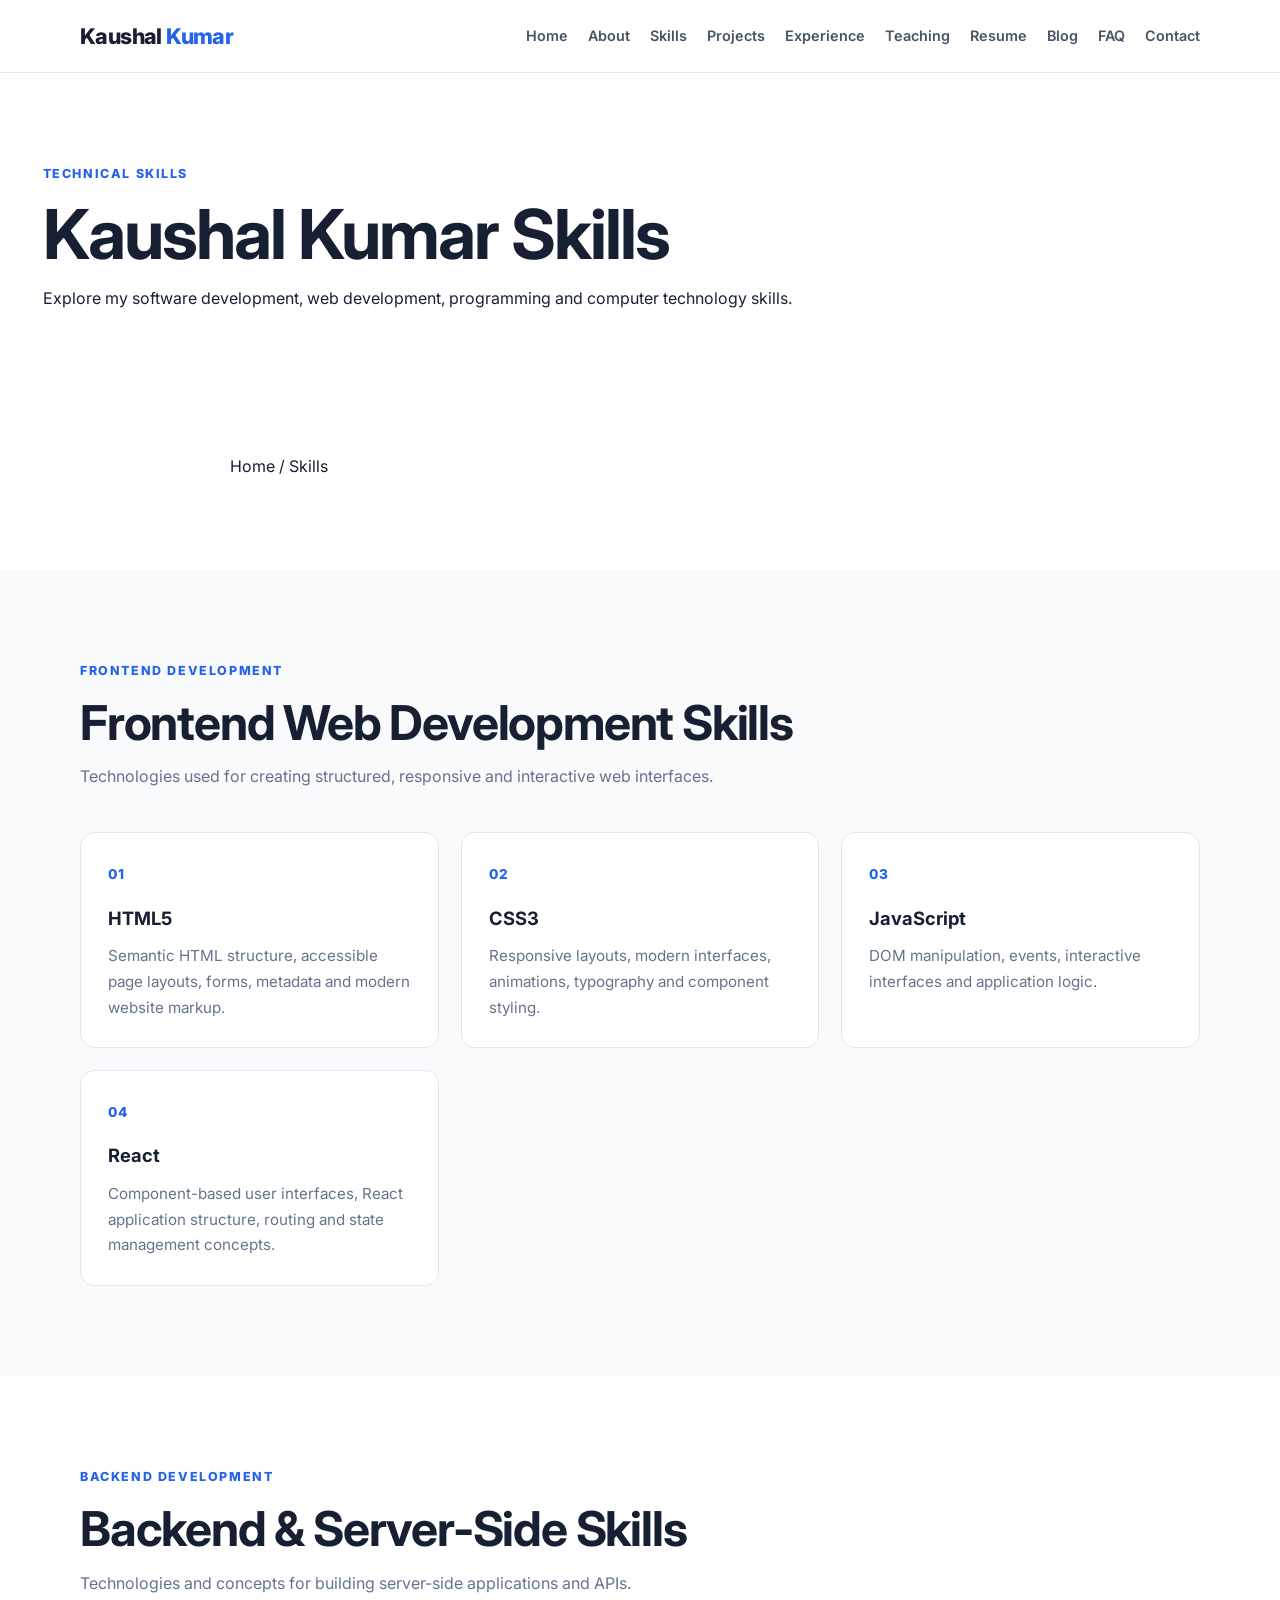
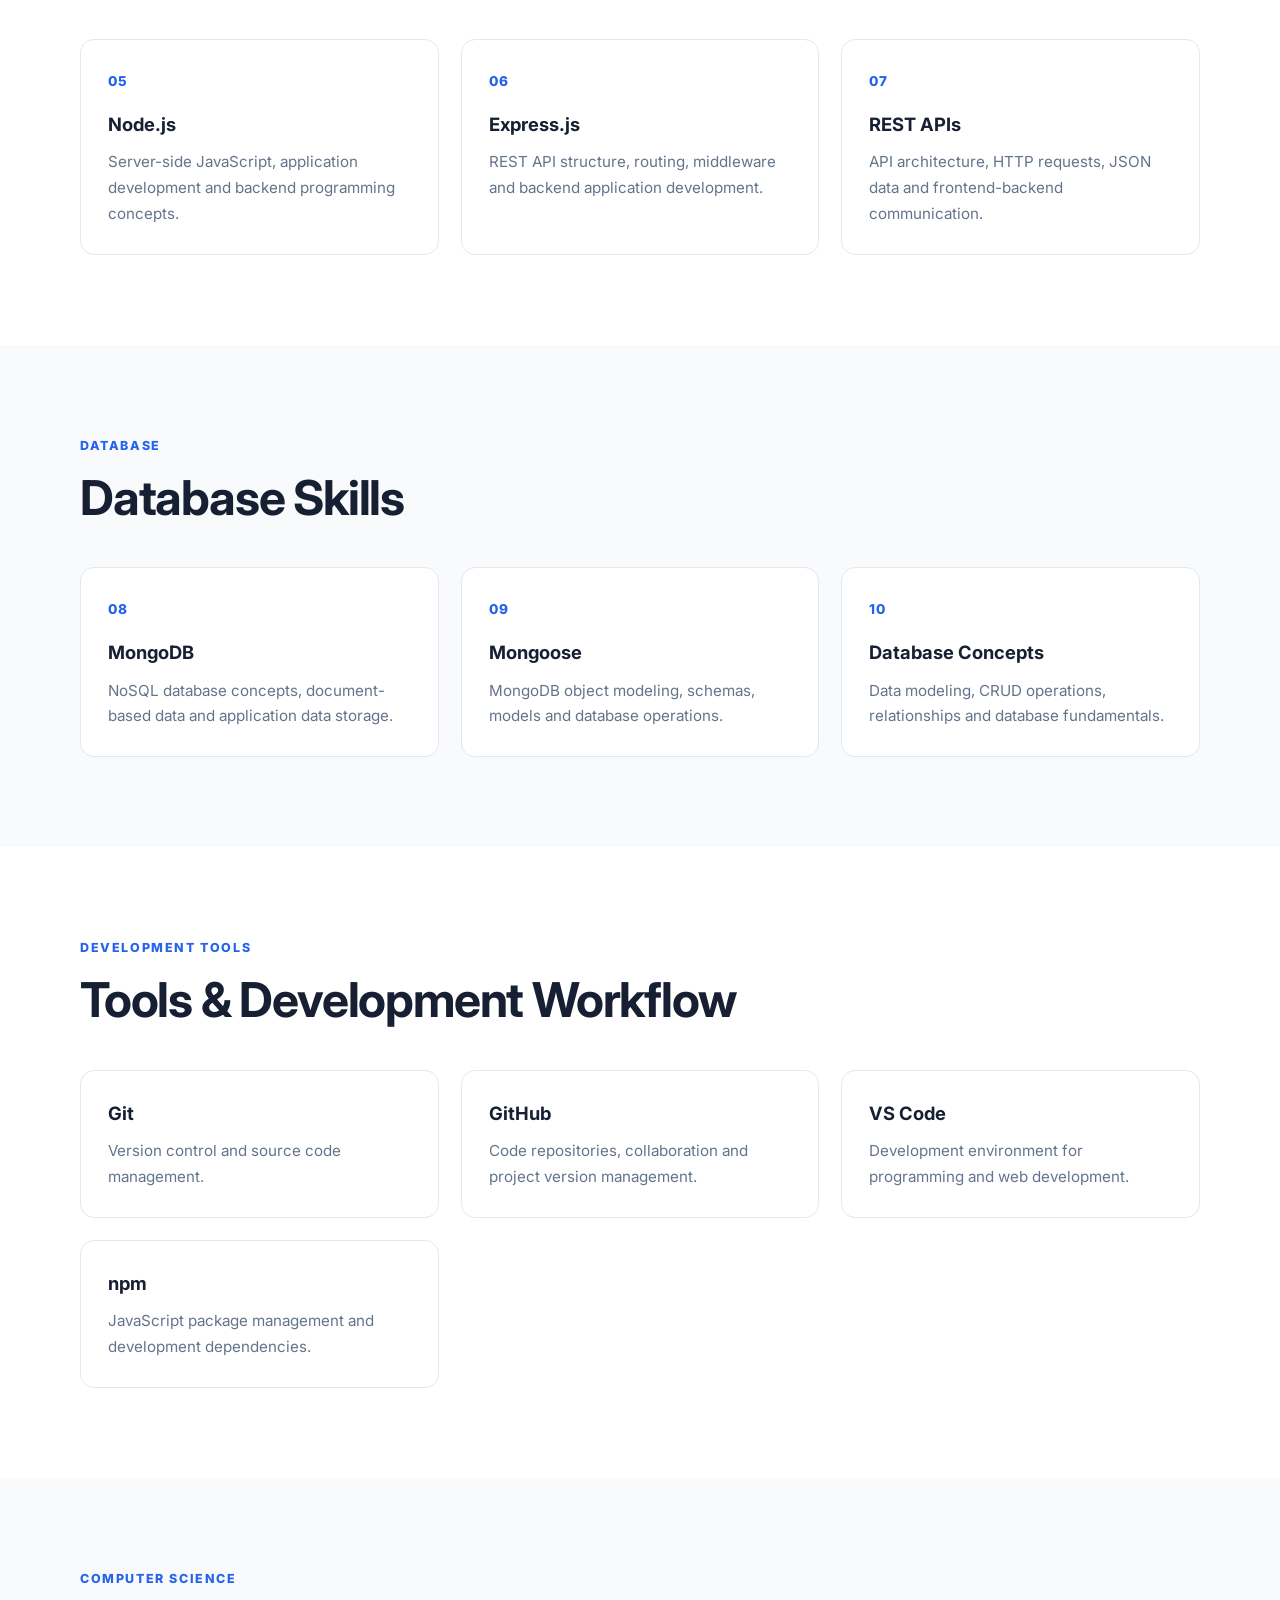
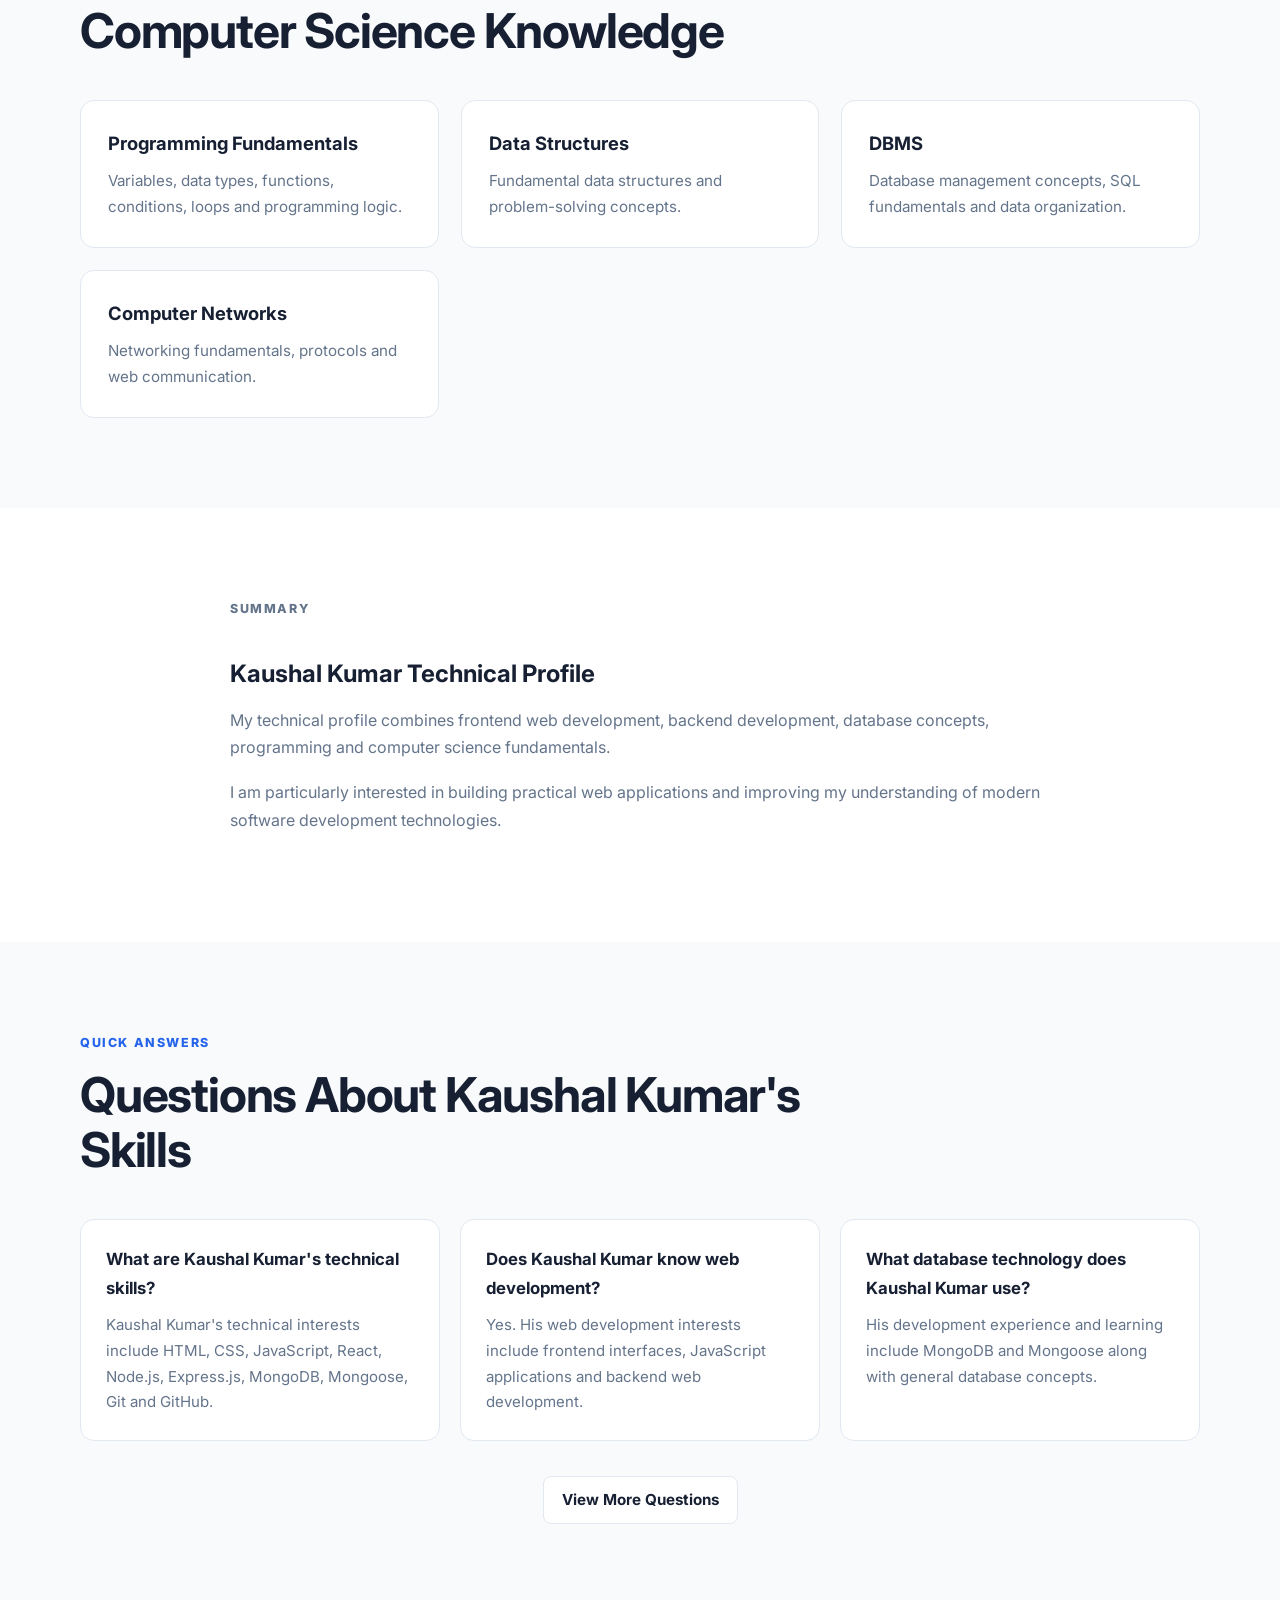
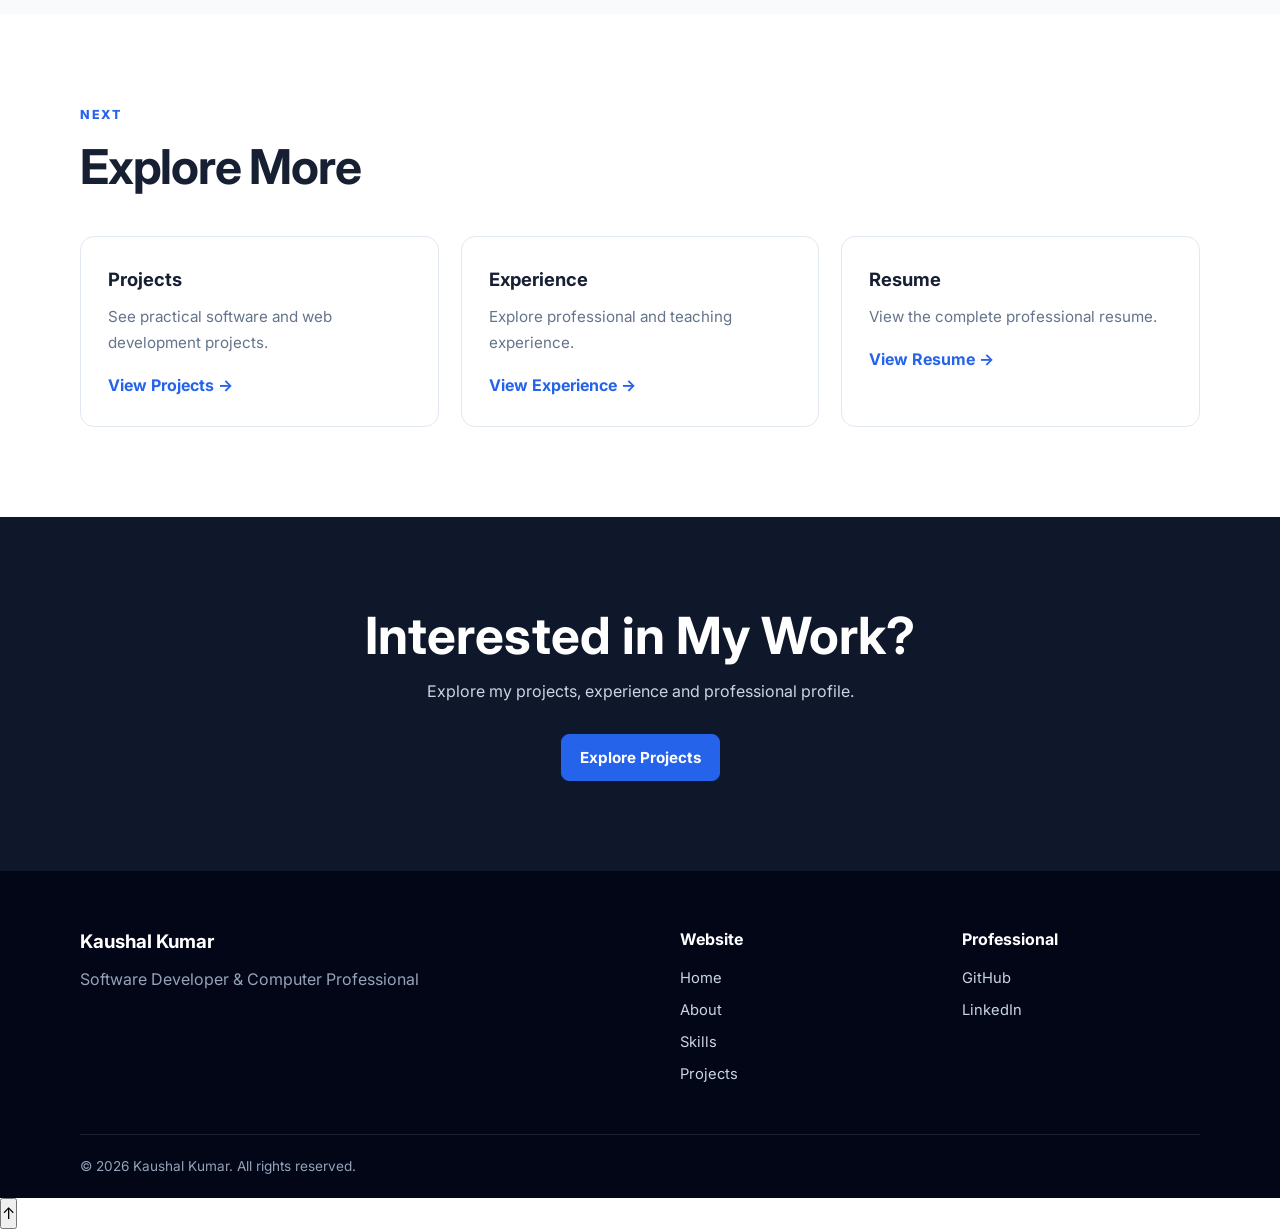
<file: skills.html>
<!DOCTYPE html>
<html lang="en">
<head>

  <meta charset="UTF-8">

  <meta name="viewport" content="width=device-width, initial-scale=1.0">

  <title>Kaushal Kumar Skills | Software Development & Web Technologies</title>

  <meta
    name="description"
    content="Explore Kaushal Kumar's technical skills, including HTML, CSS, JavaScript, React, Node.js, MongoDB, Git, GitHub and computer science."
  >

  <meta
    name="author"
    content="Kaushal Kumar"
  >

  <meta
    name="robots"
    content="index, follow, max-image-preview:large, max-snippet:-1, max-video-preview:-1"
  >

  <!-- Replace YOUR-DOMAIN with your real Netlify domain -->
  <link
    rel="canonical"
    href="https://YOUR-DOMAIN.netlify.app/skills.html"
  >


  <!-- =====================================================
       OPEN GRAPH
  ====================================================== -->

  <meta
    property="og:type"
    content="profile"
  >

  <meta
    property="og:title"
    content="Kaushal Kumar Skills | Software Developer"
  >

  <meta
    property="og:description"
    content="Technical skills and development areas of Kaushal Kumar."
  >

  <meta
    property="og:url"
    content="https://YOUR-DOMAIN.netlify.app/skills.html"
  >

  <meta
    property="og:site_name"
    content="Kaushal Kumar"
  >

  <meta
    property="og:image"
    content="https://YOUR-DOMAIN.netlify.app/assets/images/og-image.webp"
  >

  <meta
    property="og:image:alt"
    content="Kaushal Kumar Software Developer"
  >


  <!-- =====================================================
       TWITTER / X
  ====================================================== -->

  <meta
    name="twitter:card"
    content="summary_large_image"
  >

  <meta
    name="twitter:title"
    content="Kaushal Kumar Skills | Software Developer"
  >

  <meta
    name="twitter:description"
    content="Explore Kaushal Kumar's software development and technology skills."
  >

  <meta
    name="twitter:image"
    content="https://YOUR-DOMAIN.netlify.app/assets/images/og-image.webp"
  >


  <!-- =====================================================
       FAVICON
  ====================================================== -->

  <link
    rel="icon"
    href="favicon.svg"
    type="image/svg+xml"
  >


  <!-- =====================================================
       GOOGLE FONT
  ====================================================== -->

  <link
    rel="preconnect"
    href="https://fonts.googleapis.com"
  >

  <link
    rel="preconnect"
    href="https://fonts.gstatic.com"
    crossorigin
  >

  <link
    href="https://fonts.googleapis.com/css2?family=Inter:wght@400;500;600;700;800&display=swap"
    rel="stylesheet"
  >


  <!-- =====================================================
       CSS
  ====================================================== -->

  <link
    rel="stylesheet"
    href="css/style.css"
  >

  <link
    rel="stylesheet"
    href="css/responsive.css"
  >


  <!-- =====================================================
       PERSON SCHEMA
  ====================================================== -->

  <script type="application/ld+json">

  {
    "@context": "https://schema.org",

    "@type": "Person",

    "@id": "https://YOUR-DOMAIN.netlify.app/#person",

    "name": "Kaushal Kumar",

    "url": "https://YOUR-DOMAIN.netlify.app/",

    "jobTitle": "Software Developer",

    "knowsAbout": [
      "HTML",
      "CSS",
      "JavaScript",
      "React",
      "Node.js",
      "Express.js",
      "MongoDB",
      "Mongoose",
      "Git",
      "GitHub",
      "Web Development",
      "Software Development",
      "Computer Science"
    ],

    "sameAs": [
      "https://github.com/YOUR-GITHUB-USERNAME",
      "https://www.linkedin.com/in/YOUR-LINKEDIN-USERNAME/"
    ]

  }

  </script>


  <!-- =====================================================
       BREADCRUMB SCHEMA
  ====================================================== -->

  <script type="application/ld+json">

  {
    "@context": "https://schema.org",

    "@type": "BreadcrumbList",

    "itemListElement": [

      {
        "@type": "ListItem",
        "position": 1,
        "name": "Home",
        "item": "https://YOUR-DOMAIN.netlify.app/"
      },

      {
        "@type": "ListItem",
        "position": 2,
        "name": "Skills",
        "item": "https://YOUR-DOMAIN.netlify.app/skills.html"
      }

    ]

  }

  </script>


  <!-- =====================================================
       WEBPAGE SCHEMA
  ====================================================== -->

  <script type="application/ld+json">

  {
    "@context": "https://schema.org",

    "@type": "WebPage",

    "@id": "https://YOUR-DOMAIN.netlify.app/skills.html#webpage",

    "url": "https://YOUR-DOMAIN.netlify.app/skills.html",

    "name": "Kaushal Kumar Skills",

    "description": "Technical skills and software development technologies associated with Kaushal Kumar.",

    "isPartOf": {
      "@id": "https://YOUR-DOMAIN.netlify.app/#website"
    },

    "about": {
      "@id": "https://YOUR-DOMAIN.netlify.app/#person"
    }

  }

  </script>

</head>


<body>


<!-- =====================================================
     HEADER
====================================================== -->

<header class="site-header">

  <div class="container">

    <nav
      class="navbar"
      aria-label="Main navigation"
    >

      <a
        href="index.html"
        class="logo"
        aria-label="Kaushal Kumar Home"
      >
        Kaushal
        <span>Kumar</span>
      </a>


      <button
        type="button"
        class="menu-button"
        id="menuButton"
        aria-label="Open navigation menu"
        aria-expanded="false"
      >
        ☰
      </button>


      <ul
        class="nav-links"
        id="navLinks"
      >

        <li>
          <a href="index.html">
            Home
          </a>
        </li>

        <li>
          <a href="about.html">
            About
          </a>
        </li>

        <li>
          <a
            href="skills.html"
            aria-current="page"
          >
            Skills
          </a>
        </li>

        <li>
          <a href="projects.html">
            Projects
          </a>
        </li>

        <li>
          <a href="experience.html">
            Experience
          </a>
        </li>

        <li>
          <a href="teaching.html">
            Teaching
          </a>
        </li>

        <li>
          <a href="resume.html">
            Resume
          </a>
        </li>

        <li>
          <a href="blog.html">
            Blog
          </a>
        </li>

        <li>
          <a href="faq.html">
            FAQ
          </a>
        </li>

        <li>
          <a href="contact.html">
            Contact
          </a>
        </li>

      </ul>

    </nav>

  </div>

</header>


<!-- =====================================================
     MAIN
====================================================== -->

<main>


<!-- =====================================================
     PAGE HEADER
====================================================== -->

<section class="page-head">

  <div class="container">

    <p class="eyebrow">
      TECHNICAL SKILLS
    </p>

    <h1>
      Kaushal Kumar Skills
    </h1>

    <p>
      Explore my software development,
      web development, programming and
      computer technology skills.
    </p>

  </div>

</section>


<!-- =====================================================
     BREADCRUMB
====================================================== -->

<section class="section">

  <div class="container narrow">

    <nav
      aria-label="Breadcrumb"
      class="breadcrumbs"
    >

      <a href="index.html">
        Home
      </a>

      <span>
        /
      </span>

      <span>
        Skills
      </span>

    </nav>

  </div>

</section>


<!-- =====================================================
     FRONTEND
====================================================== -->

<section class="section section-light">

  <div class="container">

    <div class="section-heading">

      <p class="eyebrow">
        FRONTEND DEVELOPMENT
      </p>

      <h2>
        Frontend Web Development Skills
      </h2>

      <p>
        Technologies used for creating
        structured, responsive and interactive
        web interfaces.
      </p>

    </div>


    <div class="cards-grid">


      <article class="card">

        <span class="project-number">
          01
        </span>

        <h3>
          HTML5
        </h3>

        <p>
          Semantic HTML structure,
          accessible page layouts,
          forms, metadata and modern
          website markup.
        </p>

      </article>


      <article class="card">

        <span class="project-number">
          02
        </span>

        <h3>
          CSS3
        </h3>

        <p>
          Responsive layouts, modern
          interfaces, animations,
          typography and component styling.
        </p>

      </article>


      <article class="card">

        <span class="project-number">
          03
        </span>

        <h3>
          JavaScript
        </h3>

        <p>
          DOM manipulation, events,
          interactive interfaces and
          application logic.
        </p>

      </article>


      <article class="card">

        <span class="project-number">
          04
        </span>

        <h3>
          React
        </h3>

        <p>
          Component-based user interfaces,
          React application structure,
          routing and state management concepts.
        </p>

      </article>


    </div>

  </div>

</section>


<!-- =====================================================
     BACKEND
====================================================== -->

<section class="section">

  <div class="container">

    <div class="section-heading">

      <p class="eyebrow">
        BACKEND DEVELOPMENT
      </p>

      <h2>
        Backend & Server-Side Skills
      </h2>

      <p>
        Technologies and concepts for building
        server-side applications and APIs.
      </p>

    </div>


    <div class="cards-grid">


      <article class="card">

        <span class="project-number">
          05
        </span>

        <h3>
          Node.js
        </h3>

        <p>
          Server-side JavaScript,
          application development and
          backend programming concepts.
        </p>

      </article>


      <article class="card">

        <span class="project-number">
          06
        </span>

        <h3>
          Express.js
        </h3>

        <p>
          REST API structure, routing,
          middleware and backend
          application development.
        </p>

      </article>


      <article class="card">

        <span class="project-number">
          07
        </span>

        <h3>
          REST APIs
        </h3>

        <p>
          API architecture, HTTP requests,
          JSON data and frontend-backend
          communication.
        </p>

      </article>


    </div>

  </div>

</section>


<!-- =====================================================
     DATABASE
====================================================== -->

<section class="section section-light">

  <div class="container">

    <div class="section-heading">

      <p class="eyebrow">
        DATABASE
      </p>

      <h2>
        Database Skills
      </h2>

    </div>


    <div class="cards-grid">


      <article class="card">

        <span class="project-number">
          08
        </span>

        <h3>
          MongoDB
        </h3>

        <p>
          NoSQL database concepts,
          document-based data and
          application data storage.
        </p>

      </article>


      <article class="card">

        <span class="project-number">
          09
        </span>

        <h3>
          Mongoose
        </h3>

        <p>
          MongoDB object modeling,
          schemas, models and
          database operations.
        </p>

      </article>


      <article class="card">

        <span class="project-number">
          10
        </span>

        <h3>
          Database Concepts
        </h3>

        <p>
          Data modeling, CRUD operations,
          relationships and database
          fundamentals.
        </p>

      </article>


    </div>

  </div>

</section>


<!-- =====================================================
     DEVELOPMENT TOOLS
====================================================== -->

<section class="section">

  <div class="container">

    <div class="section-heading">

      <p class="eyebrow">
        DEVELOPMENT TOOLS
      </p>

      <h2>
        Tools & Development Workflow
      </h2>

    </div>


    <div class="cards-grid">


      <article class="card">

        <h3>
          Git
        </h3>

        <p>
          Version control and source
          code management.
        </p>

      </article>


      <article class="card">

        <h3>
          GitHub
        </h3>

        <p>
          Code repositories,
          collaboration and project
          version management.
        </p>

      </article>


      <article class="card">

        <h3>
          VS Code
        </h3>

        <p>
          Development environment
          for programming and
          web development.
        </p>

      </article>


      <article class="card">

        <h3>
          npm
        </h3>

        <p>
          JavaScript package management
          and development dependencies.
        </p>

      </article>


    </div>

  </div>

</section>


<!-- =====================================================
     COMPUTER SCIENCE
====================================================== -->

<section class="section section-light">

  <div class="container">

    <div class="section-heading">

      <p class="eyebrow">
        COMPUTER SCIENCE
      </p>

      <h2>
        Computer Science Knowledge
      </h2>

    </div>


    <div class="cards-grid">


      <article class="card">

        <h3>
          Programming Fundamentals
        </h3>

        <p>
          Variables, data types,
          functions, conditions,
          loops and programming logic.
        </p>

      </article>


      <article class="card">

        <h3>
          Data Structures
        </h3>

        <p>
          Fundamental data structures
          and problem-solving concepts.
        </p>

      </article>


      <article class="card">

        <h3>
          DBMS
        </h3>

        <p>
          Database management concepts,
          SQL fundamentals and
          data organization.
        </p>

      </article>


      <article class="card">

        <h3>
          Computer Networks
        </h3>

        <p>
          Networking fundamentals,
          protocols and web communication.
        </p>

      </article>


    </div>

  </div>

</section>


<!-- =====================================================
     SKILLS SUMMARY
====================================================== -->

<section class="section">

  <div class="container narrow">

    <p class="eyebrow">
      SUMMARY
    </p>

    <h2>
      Kaushal Kumar Technical Profile
    </h2>

    <p>
      My technical profile combines frontend
      web development, backend development,
      database concepts, programming and
      computer science fundamentals.
    </p>

    <p>
      I am particularly interested in building
      practical web applications and improving
      my understanding of modern software
      development technologies.
    </p>

  </div>

</section>


<!-- =====================================================
     AEO QUESTIONS
====================================================== -->

<section class="section section-light">

  <div class="container">

    <div class="section-heading">

      <p class="eyebrow">
        QUICK ANSWERS
      </p>

      <h2>
        Questions About Kaushal Kumar's Skills
      </h2>

    </div>


    <div class="faq-preview">


      <article>

        <h3>
          What are Kaushal Kumar's technical skills?
        </h3>

        <p>
          Kaushal Kumar's technical interests
          include HTML, CSS, JavaScript,
          React, Node.js, Express.js,
          MongoDB, Mongoose, Git and GitHub.
        </p>

      </article>


      <article>

        <h3>
          Does Kaushal Kumar know web development?
        </h3>

        <p>
          Yes. His web development interests
          include frontend interfaces,
          JavaScript applications and
          backend web development.
        </p>

      </article>


      <article>

        <h3>
          What database technology does Kaushal Kumar use?
        </h3>

        <p>
          His development experience and learning
          include MongoDB and Mongoose along with
          general database concepts.
        </p>

      </article>


    </div>


    <div class="center-button">

      <a
        href="faq.html"
        class="btn btn-secondary"
      >
        View More Questions
      </a>

    </div>

  </div>

</section>


<!-- =====================================================
     INTERNAL LINKS
====================================================== -->

<section class="section">

  <div class="container">

    <div class="section-heading">

      <p class="eyebrow">
        NEXT
      </p>

      <h2>
        Explore More
      </h2>

    </div>


    <div class="cards-grid">


      <article class="card">

        <h3>
          Projects
        </h3>

        <p>
          See practical software and
          web development projects.
        </p>

        <a href="projects.html">
          View Projects →
        </a>

      </article>


      <article class="card">

        <h3>
          Experience
        </h3>

        <p>
          Explore professional and
          teaching experience.
        </p>

        <a href="experience.html">
          View Experience →
        </a>

      </article>


      <article class="card">

        <h3>
          Resume
        </h3>

        <p>
          View the complete professional
          resume.
        </p>

        <a href="resume.html">
          View Resume →
        </a>

      </article>


    </div>

  </div>

</section>


<!-- =====================================================
     CTA
====================================================== -->

<section class="cta">

  <div class="container">

    <h2>
      Interested in My Work?
    </h2>

    <p>
      Explore my projects, experience
      and professional profile.
    </p>

    <a
      href="projects.html"
      class="btn btn-primary"
    >
      Explore Projects
    </a>

  </div>

</section>


</main>


<!-- =====================================================
     FOOTER
====================================================== -->

<footer class="site-footer">

  <div class="container footer-grid">


    <div>

      <h3>
        Kaushal Kumar
      </h3>

      <p>
        Software Developer & Computer Professional
      </p>

    </div>


    <div>

      <h4>
        Website
      </h4>

      <a href="index.html">
        Home
      </a>

      <a href="about.html">
        About
      </a>

      <a href="skills.html">
        Skills
      </a>

      <a href="projects.html">
        Projects
      </a>

    </div>


    <div>

      <h4>
        Professional
      </h4>

      <a
        href="https://github.com/YOUR-GITHUB-USERNAME"
        rel="me"
      >
        GitHub
      </a>

      <a
        href="https://www.linkedin.com/in/YOUR-LINKEDIN-USERNAME/"
        rel="me"
      >
        LinkedIn
      </a>

    </div>


  </div>


  <div class="container copyright">

    <p>
      ©
      <span id="year"></span>
      Kaushal Kumar.
      All rights reserved.
    </p>

  </div>

</footer>


<!-- =====================================================
     JAVASCRIPT
====================================================== -->

<script src="js/main.js"></script>


</body>
</html>
</file>
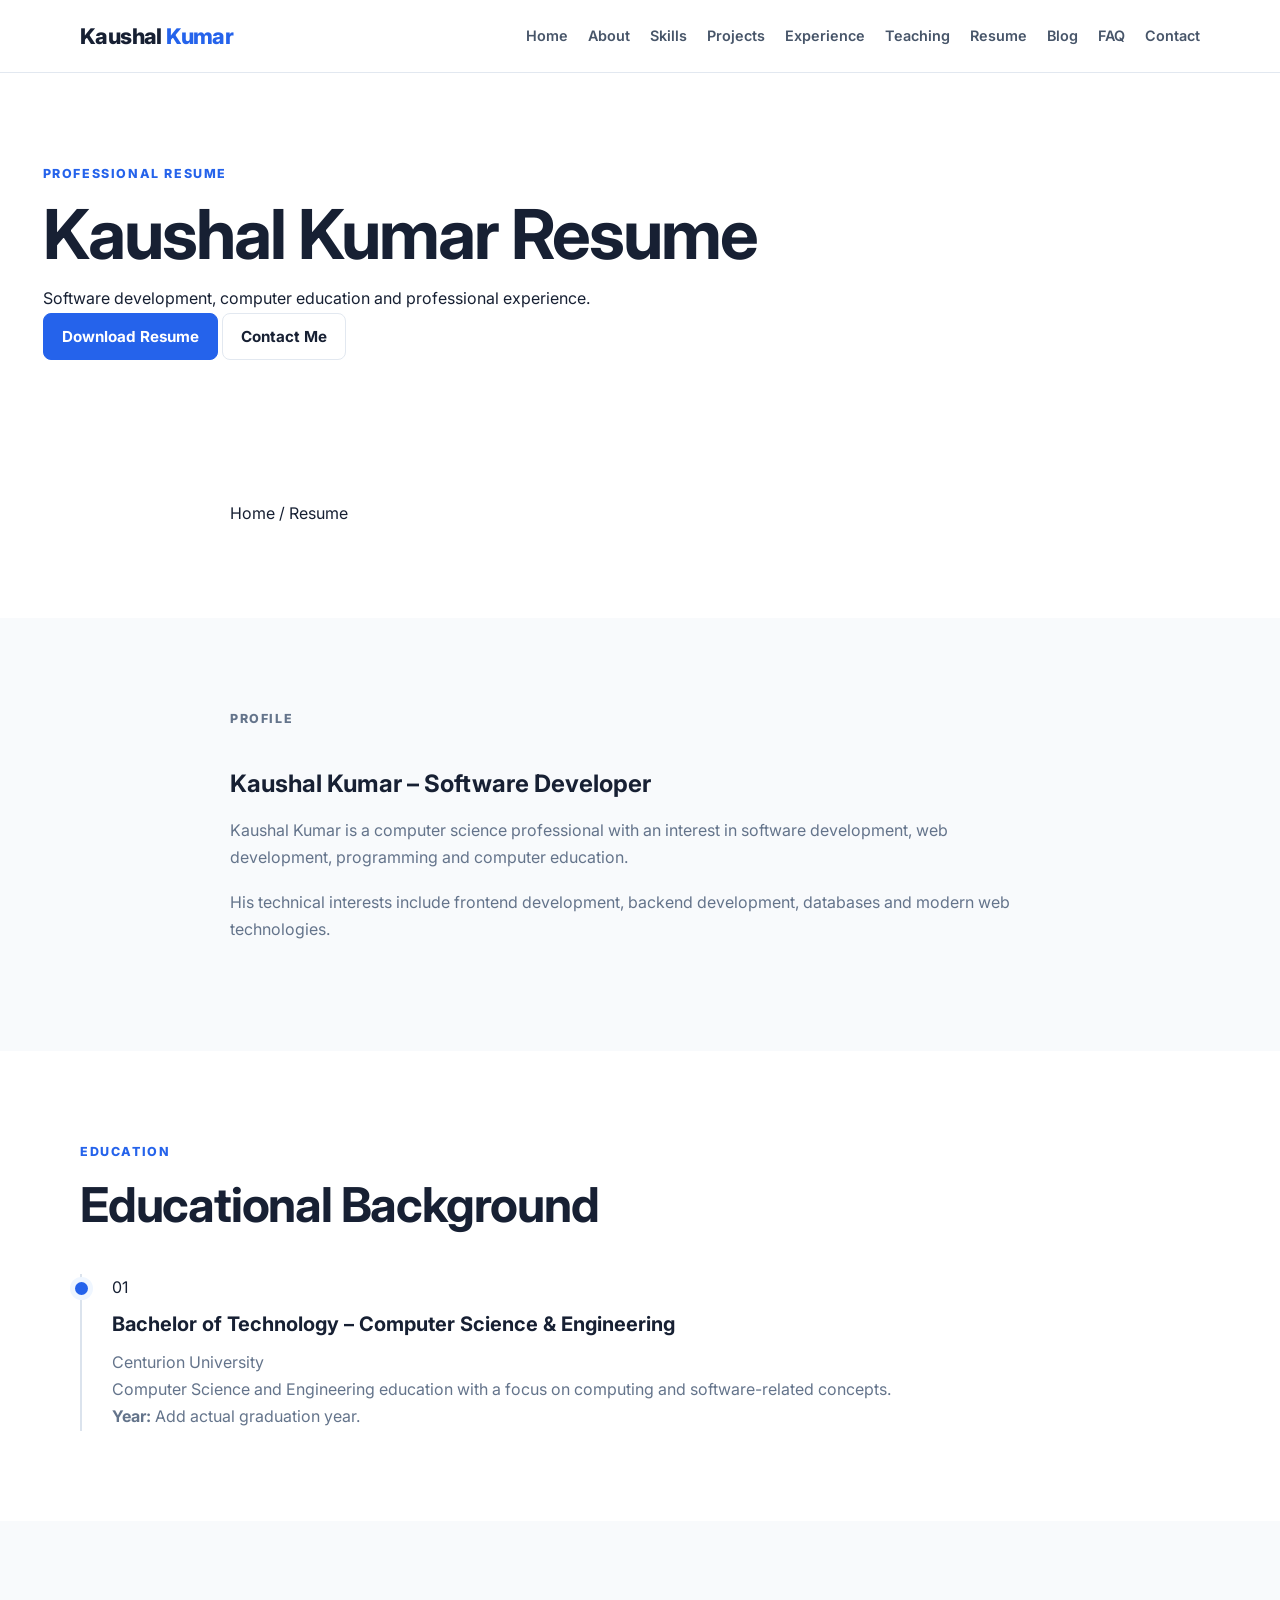
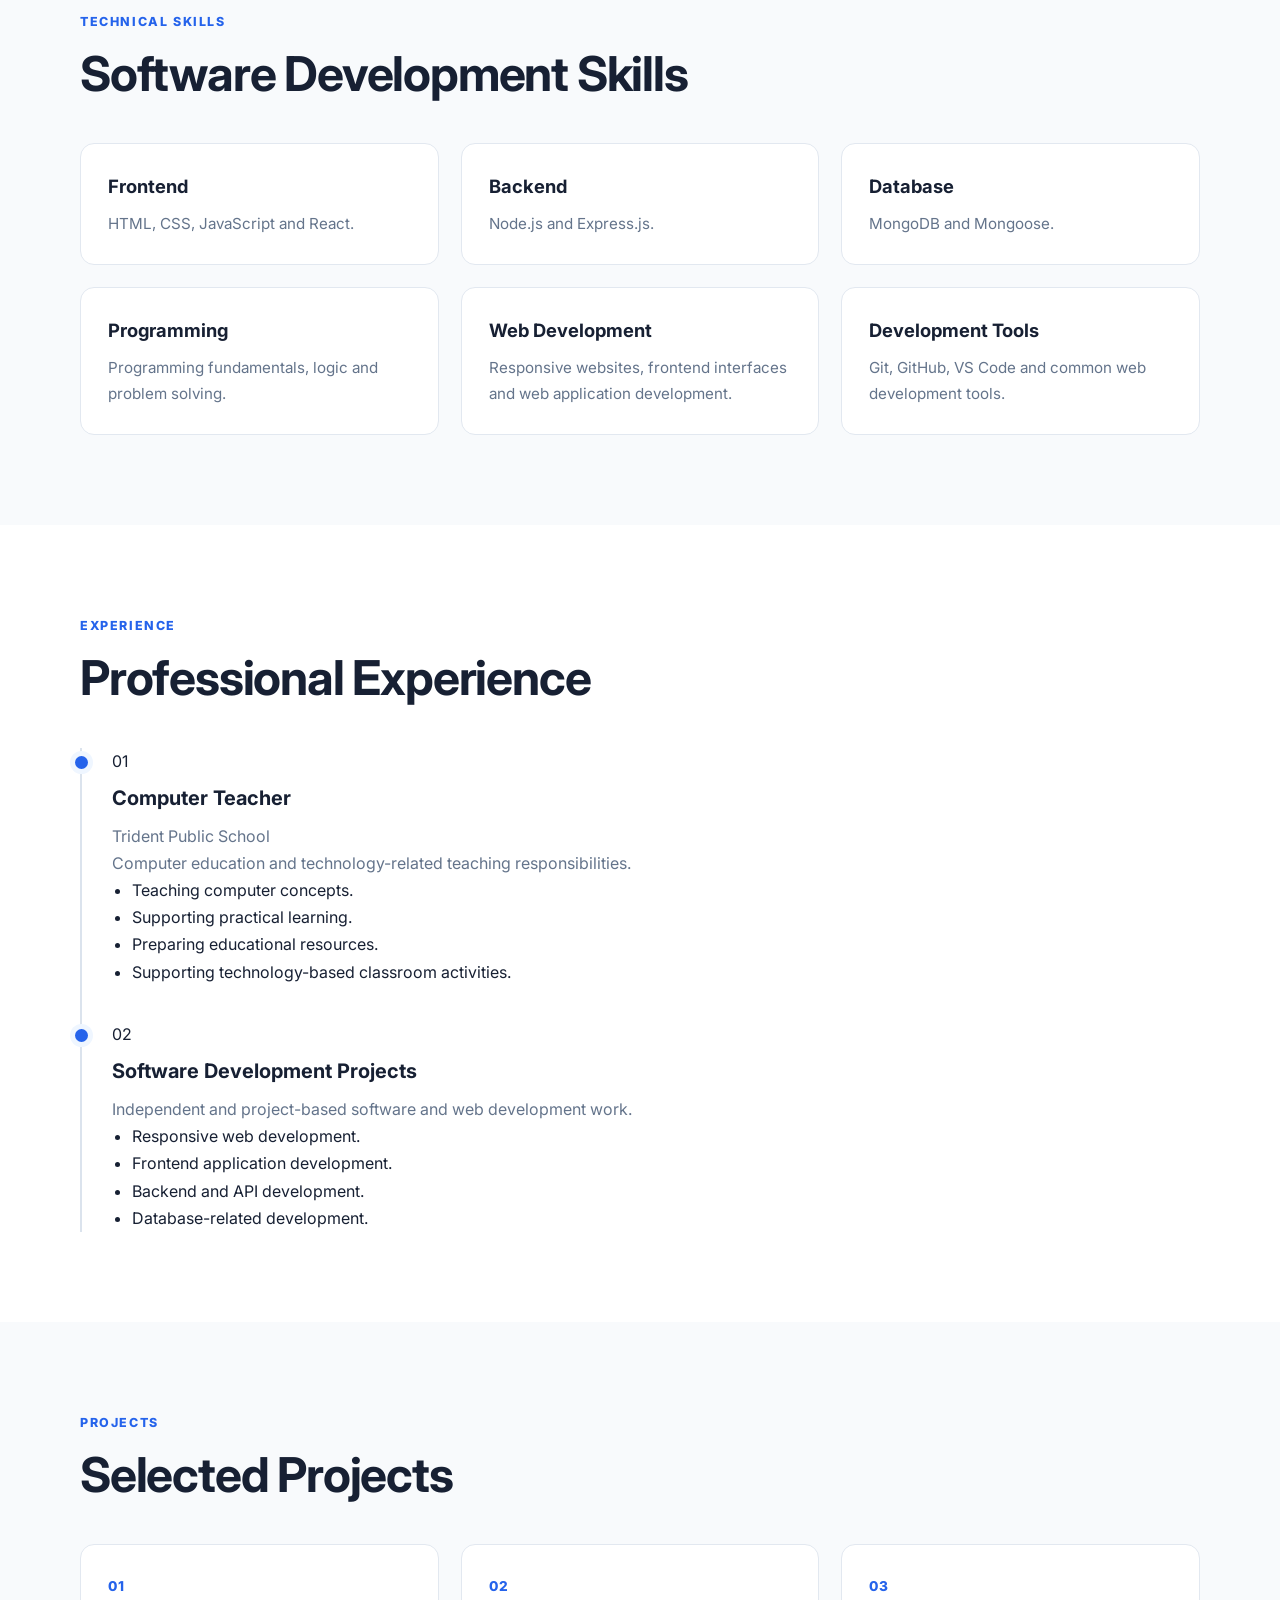
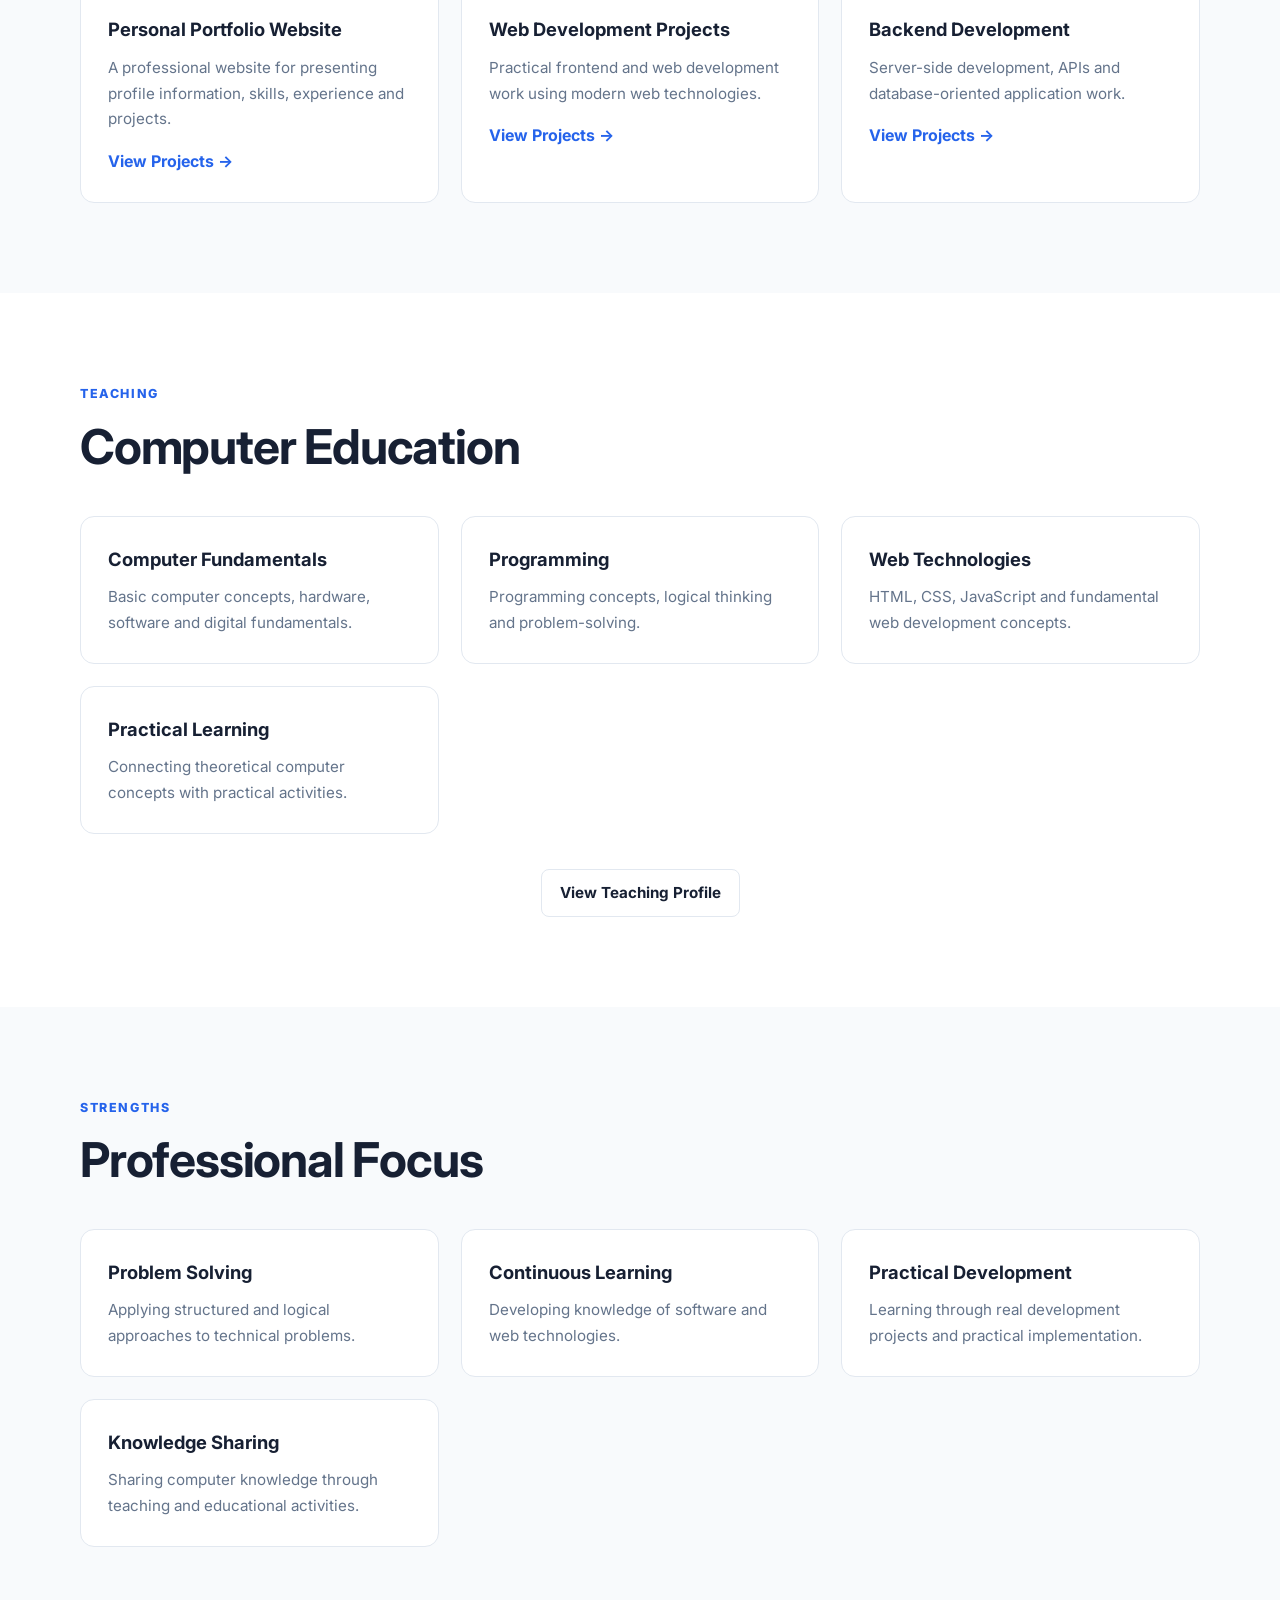
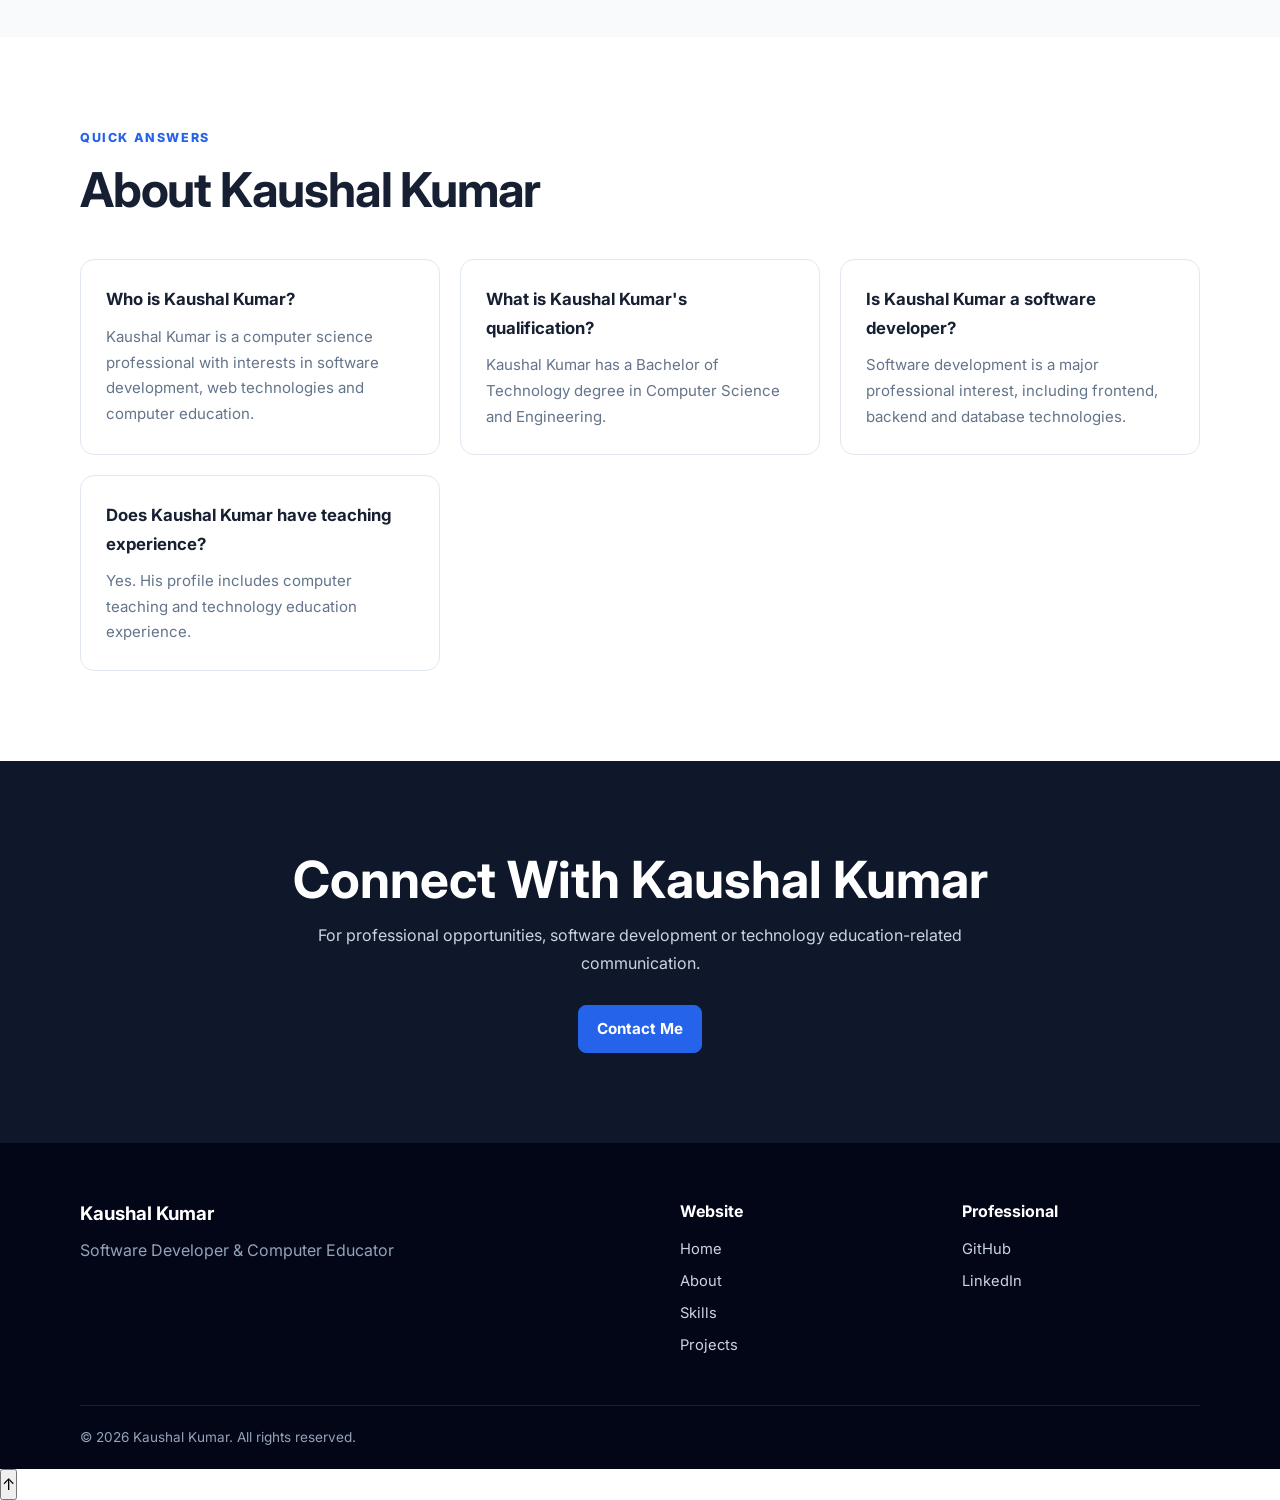
<file: teaching.html>
<!DOCTYPE html>
<html lang="en">

<head>

  <meta charset="UTF-8">

  <meta
    name="viewport"
    content="width=device-width, initial-scale=1.0"
  >

  <title>
    Kaushal Kumar Resume | Software Developer & Computer Teacher
  </title>

  <meta
    name="description"
    content="View Kaushal Kumar's resume, education, technical skills, software development projects, professional experience and computer teaching profile."
  >

  <meta
    name="author"
    content="Kaushal Kumar"
  >

  <meta
    name="robots"
    content="index, follow, max-image-preview:large, max-snippet:-1, max-video-preview:-1"
  >

  <!-- Replace YOUR-DOMAIN with your actual Netlify domain -->

  <link
    rel="canonical"
    href="https://YOUR-DOMAIN.netlify.app/resume.html"
  >


  <!-- =====================================================
       OPEN GRAPH
  ====================================================== -->

  <meta
    property="og:type"
    content="profile"
  >

  <meta
    property="og:title"
    content="Kaushal Kumar Resume | Software Developer"
  >

  <meta
    property="og:description"
    content="Professional resume and career profile of Kaushal Kumar."
  >

  <meta
    property="og:url"
    content="https://YOUR-DOMAIN.netlify.app/resume.html"
  >

  <meta
    property="og:site_name"
    content="Kaushal Kumar"
  >

  <meta
    property="og:image"
    content="https://YOUR-DOMAIN.netlify.app/assets/images/og-image.webp"
  >

  <meta
    property="og:image:alt"
    content="Kaushal Kumar Resume"
  >


  <!-- =====================================================
       TWITTER / X
  ====================================================== -->

  <meta
    name="twitter:card"
    content="summary_large_image"
  >

  <meta
    name="twitter:title"
    content="Kaushal Kumar Resume"
  >

  <meta
    name="twitter:description"
    content="Software developer and computer teacher professional profile of Kaushal Kumar."
  >

  <meta
    name="twitter:image"
    content="https://YOUR-DOMAIN.netlify.app/assets/images/og-image.webp"
  >


  <!-- =====================================================
       FAVICON
  ====================================================== -->

  <link
    rel="icon"
    href="favicon.svg"
    type="image/svg+xml"
  >


  <!-- =====================================================
       FONT
  ====================================================== -->

  <link
    rel="preconnect"
    href="https://fonts.googleapis.com"
  >

  <link
    rel="preconnect"
    href="https://fonts.gstatic.com"
    crossorigin
  >

  <link
    href="https://fonts.googleapis.com/css2?family=Inter:wght@400;500;600;700;800&display=swap"
    rel="stylesheet"
  >


  <!-- =====================================================
       CSS
  ====================================================== -->

  <link
    rel="stylesheet"
    href="css/style.css"
  >

  <link
    rel="stylesheet"
    href="css/responsive.css"
  >


  <!-- =====================================================
       PERSON SCHEMA
  ====================================================== -->

  <script type="application/ld+json">

  {
    "@context": "https://schema.org",

    "@type": "Person",

    "@id": "https://YOUR-DOMAIN.netlify.app/#person",

    "name": "Kaushal Kumar",

    "url": "https://YOUR-DOMAIN.netlify.app/",

    "jobTitle": "Software Developer",

    "description": "Kaushal Kumar is a computer science professional with interests in software development, web development and computer education.",

    "knowsAbout": [
      "Software Development",
      "Web Development",
      "Computer Science",
      "Computer Education",
      "JavaScript",
      "React",
      "Node.js",
      "Express.js",
      "MongoDB"
    ],

    "sameAs": [
      "https://github.com/YOUR-GITHUB-USERNAME",
      "https://www.linkedin.com/in/YOUR-LINKEDIN-USERNAME/"
    ]

  }

  </script>


  <!-- =====================================================
       BREADCRUMB SCHEMA
  ====================================================== -->

  <script type="application/ld+json">

  {
    "@context": "https://schema.org",

    "@type": "BreadcrumbList",

    "itemListElement": [

      {
        "@type": "ListItem",
        "position": 1,
        "name": "Home",
        "item": "https://YOUR-DOMAIN.netlify.app/"
      },

      {
        "@type": "ListItem",
        "position": 2,
        "name": "Resume",
        "item": "https://YOUR-DOMAIN.netlify.app/resume.html"
      }

    ]

  }

  </script>


  <!-- =====================================================
       PROFILE PAGE SCHEMA
  ====================================================== -->

  <script type="application/ld+json">

  {
    "@context": "https://schema.org",

    "@type": "ProfilePage",

    "@id": "https://YOUR-DOMAIN.netlify.app/resume.html#profile",

    "url": "https://YOUR-DOMAIN.netlify.app/resume.html",

    "name": "Kaushal Kumar Resume",

    "mainEntity": {
      "@id": "https://YOUR-DOMAIN.netlify.app/#person"
    }

  }

  </script>

</head>


<body>


<!-- =====================================================
     HEADER
====================================================== -->

<header class="site-header">

  <div class="container">

    <nav
      class="navbar"
      aria-label="Main navigation"
    >

      <a
        href="index.html"
        class="logo"
        aria-label="Kaushal Kumar Home"
      >

        Kaushal
        <span>Kumar</span>

      </a>


      <button
        type="button"
        class="menu-button"
        id="menuButton"
        aria-label="Open navigation menu"
        aria-expanded="false"
      >
        ☰
      </button>


      <ul
        class="nav-links"
        id="navLinks"
      >

        <li>
          <a href="index.html">
            Home
          </a>
        </li>

        <li>
          <a href="about.html">
            About
          </a>
        </li>

        <li>
          <a href="skills.html">
            Skills
          </a>
        </li>

        <li>
          <a href="projects.html">
            Projects
          </a>
        </li>

        <li>
          <a href="experience.html">
            Experience
          </a>
        </li>

        <li>
          <a href="teaching.html">
            Teaching
          </a>
        </li>

        <li>
          <a
            href="resume.html"
            aria-current="page"
          >
            Resume
          </a>
        </li>

        <li>
          <a href="blog.html">
            Blog
          </a>
        </li>

        <li>
          <a href="faq.html">
            FAQ
          </a>
        </li>

        <li>
          <a href="contact.html">
            Contact
          </a>
        </li>

      </ul>

    </nav>

  </div>

</header>


<!-- =====================================================
     MAIN
====================================================== -->

<main>


<!-- =====================================================
     PAGE HEADER
====================================================== -->

<section class="page-head">

  <div class="container">

    <p class="eyebrow">
      PROFESSIONAL RESUME
    </p>


    <h1>
      Kaushal Kumar Resume
    </h1>


    <p>

      Software development, computer education
      and professional experience.

    </p>


    <div class="hero-actions">

      <!-- Add resume.pdf to root folder when available -->

      <a
        href="resume.pdf"
        class="btn btn-primary"
        download
      >
        Download Resume
      </a>


      <a
        href="contact.html"
        class="btn btn-secondary"
      >
        Contact Me
      </a>

    </div>

  </div>

</section>



<!-- =====================================================
     BREADCRUMB
====================================================== -->

<section class="section">

  <div class="container narrow">

    <nav
      aria-label="Breadcrumb"
      class="breadcrumbs"
    >

      <a href="index.html">
        Home
      </a>

      <span>
        /
      </span>

      <span>
        Resume
      </span>

    </nav>

  </div>

</section>



<!-- =====================================================
     PROFILE SUMMARY
====================================================== -->

<section class="section section-light">

  <div class="container narrow">


    <p class="eyebrow">
      PROFILE
    </p>


    <h2>
      Kaushal Kumar – Software Developer
    </h2>


    <p>

      Kaushal Kumar is a computer science
      professional with an interest in
      software development, web development,
      programming and computer education.

    </p>


    <p>

      His technical interests include
      frontend development, backend
      development, databases and
      modern web technologies.

    </p>


  </div>

</section>



<!-- =====================================================
     EDUCATION
====================================================== -->

<section class="section">

  <div class="container">


    <div class="section-heading">

      <p class="eyebrow">
        EDUCATION
      </p>


      <h2>
        Educational Background
      </h2>

    </div>


    <div class="timeline">


      <article class="timeline-item">


        <div class="timeline-marker">
          01
        </div>


        <div class="timeline-content">


          <h3>
            Bachelor of Technology – Computer Science & Engineering
          </h3>


          <p>
            Centurion University
          </p>


          <p>

            Computer Science and Engineering
            education with a focus on
            computing and software-related
            concepts.

          </p>


          <!-- Add actual year if required -->

          <p class="experience-date">

            <strong>
              Year:
            </strong>

            Add actual graduation year.

          </p>


        </div>

      </article>


    </div>

  </div>

</section>



<!-- =====================================================
     TECHNICAL SKILLS
====================================================== -->

<section class="section section-light">

  <div class="container">


    <div class="section-heading">

      <p class="eyebrow">
        TECHNICAL SKILLS
      </p>


      <h2>
        Software Development Skills
      </h2>

    </div>


    <div class="cards-grid">


      <article class="card">

        <h3>
          Frontend
        </h3>


        <p>
          HTML, CSS, JavaScript and React.
        </p>

      </article>


      <article class="card">

        <h3>
          Backend
        </h3>


        <p>
          Node.js and Express.js.
        </p>

      </article>


      <article class="card">

        <h3>
          Database
        </h3>


        <p>
          MongoDB and Mongoose.
        </p>

      </article>


      <article class="card">

        <h3>
          Programming
        </h3>


        <p>
          Programming fundamentals,
          logic and problem solving.
        </p>

      </article>


      <article class="card">

        <h3>
          Web Development
        </h3>


        <p>
          Responsive websites,
          frontend interfaces and
          web application development.
        </p>

      </article>


      <article class="card">

        <h3>
          Development Tools
        </h3>


        <p>
          Git, GitHub, VS Code and
          common web development tools.
        </p>

      </article>


    </div>

  </div>

</section>



<!-- =====================================================
     EXPERIENCE
====================================================== -->

<section class="section">

  <div class="container">


    <div class="section-heading">

      <p class="eyebrow">
        EXPERIENCE
      </p>


      <h2>
        Professional Experience
      </h2>

    </div>


    <div class="timeline">


      <article class="timeline-item">


        <div class="timeline-marker">
          01
        </div>


        <div class="timeline-content">


          <h3>
            Computer Teacher
          </h3>


          <p class="timeline-company">
            Trident Public School
          </p>


          <p>

            Computer education and
            technology-related teaching
            responsibilities.

          </p>


          <ul>

            <li>
              Teaching computer concepts.
            </li>

            <li>
              Supporting practical learning.
            </li>

            <li>
              Preparing educational resources.
            </li>

            <li>
              Supporting technology-based
              classroom activities.
            </li>

          </ul>


        </div>

      </article>


      <article class="timeline-item">


        <div class="timeline-marker">
          02
        </div>


        <div class="timeline-content">


          <h3>
            Software Development Projects
          </h3>


          <p>

            Independent and project-based
            software and web development work.

          </p>


          <ul>

            <li>
              Responsive web development.
            </li>

            <li>
              Frontend application development.
            </li>

            <li>
              Backend and API development.
            </li>

            <li>
              Database-related development.
            </li>

          </ul>


        </div>

      </article>


    </div>

  </div>

</section>



<!-- =====================================================
     PROJECTS
====================================================== -->

<section class="section section-light">

  <div class="container">


    <div class="section-heading">

      <p class="eyebrow">
        PROJECTS
      </p>


      <h2>
        Selected Projects
      </h2>

    </div>


    <div class="cards-grid">


      <article class="project-card">

        <span class="project-number">
          01
        </span>


        <h3>
          Personal Portfolio Website
        </h3>


        <p>

          A professional website for presenting
          profile information, skills,
          experience and projects.

        </p>


        <a
          href="projects.html"
          class="text-link"
        >
          View Projects →
        </a>

      </article>


      <article class="project-card">

        <span class="project-number">
          02
        </span>


        <h3>
          Web Development Projects
        </h3>


        <p>

          Practical frontend and web
          development work using modern
          web technologies.

        </p>


        <a
          href="projects.html"
          class="text-link"
        >
          View Projects →
        </a>

      </article>


      <article class="project-card">

        <span class="project-number">
          03
        </span>


        <h3>
          Backend Development
        </h3>


        <p>

          Server-side development,
          APIs and database-oriented
          application work.

        </p>


        <a
          href="projects.html"
          class="text-link"
        >
          View Projects →
        </a>

      </article>


    </div>

  </div>

</section>



<!-- =====================================================
     TEACHING
====================================================== -->

<section class="section">

  <div class="container">


    <div class="section-heading">

      <p class="eyebrow">
        TEACHING
      </p>


      <h2>
        Computer Education
      </h2>

    </div>


    <div class="cards-grid">


      <article class="card">

        <h3>
          Computer Fundamentals
        </h3>


        <p>

          Basic computer concepts,
          hardware, software and
          digital fundamentals.

        </p>

      </article>


      <article class="card">

        <h3>
          Programming
        </h3>


        <p>

          Programming concepts,
          logical thinking and
          problem-solving.

        </p>

      </article>


      <article class="card">

        <h3>
          Web Technologies
        </h3>


        <p>

          HTML, CSS, JavaScript
          and fundamental web
          development concepts.

        </p>

      </article>


      <article class="card">

        <h3>
          Practical Learning
        </h3>


        <p>

          Connecting theoretical
          computer concepts with
          practical activities.

        </p>

      </article>


    </div>


    <div class="center-button">

      <a
        href="teaching.html"
        class="btn btn-secondary"
      >
        View Teaching Profile
      </a>

    </div>

  </div>

</section>



<!-- =====================================================
     PROFESSIONAL STRENGTHS
====================================================== -->

<section class="section section-light">

  <div class="container">


    <div class="section-heading">

      <p class="eyebrow">
        STRENGTHS
      </p>


      <h2>
        Professional Focus
      </h2>

    </div>


    <div class="cards-grid">


      <article class="card">

        <h3>
          Problem Solving
        </h3>


        <p>

          Applying structured and logical
          approaches to technical problems.

        </p>

      </article>


      <article class="card">

        <h3>
          Continuous Learning
        </h3>


        <p>

          Developing knowledge of
          software and web technologies.

        </p>

      </article>


      <article class="card">

        <h3>
          Practical Development
        </h3>


        <p>

          Learning through real
          development projects and
          practical implementation.

        </p>

      </article>


      <article class="card">

        <h3>
          Knowledge Sharing
        </h3>


        <p>

          Sharing computer knowledge
          through teaching and
          educational activities.

        </p>

      </article>


    </div>

  </div>

</section>



<!-- =====================================================
     AEO SECTION
====================================================== -->

<section class="section">

  <div class="container">


    <div class="section-heading">

      <p class="eyebrow">
        QUICK ANSWERS
      </p>


      <h2>
        About Kaushal Kumar
      </h2>

    </div>


    <div class="faq-preview">


      <article>

        <h3>
          Who is Kaushal Kumar?
        </h3>


        <p>

          Kaushal Kumar is a computer science
          professional with interests in
          software development, web
          technologies and computer education.

        </p>

      </article>


      <article>

        <h3>
          What is Kaushal Kumar's qualification?
        </h3>


        <p>

          Kaushal Kumar has a Bachelor of
          Technology degree in Computer
          Science and Engineering.

        </p>

      </article>


      <article>

        <h3>
          Is Kaushal Kumar a software developer?
        </h3>


        <p>

          Software development is a major
          professional interest, including
          frontend, backend and database
          technologies.

        </p>

      </article>


      <article>

        <h3>
          Does Kaushal Kumar have teaching experience?
        </h3>


        <p>

          Yes. His profile includes computer
          teaching and technology education
          experience.

        </p>

      </article>


    </div>

  </div>

</section>



<!-- =====================================================
     CTA
====================================================== -->

<section class="cta">

  <div class="container">


    <h2>
      Connect With Kaushal Kumar
    </h2>


    <p>

      For professional opportunities,
      software development or technology
      education-related communication.

    </p>


    <a
      href="contact.html"
      class="btn btn-primary"
    >
      Contact Me
    </a>

  </div>

</section>


</main>



<!-- =====================================================
     FOOTER
====================================================== -->

<footer class="site-footer">

  <div class="container footer-grid">


    <div>

      <h3>
        Kaushal Kumar
      </h3>


      <p>
        Software Developer & Computer Educator
      </p>

    </div>


    <div>

      <h4>
        Website
      </h4>


      <a href="index.html">
        Home
      </a>


      <a href="about.html">
        About
      </a>


      <a href="skills.html">
        Skills
      </a>


      <a href="projects.html">
        Projects
      </a>

    </div>


    <div>

      <h4>
        Professional
      </h4>


      <a
        href="https://github.com/YOUR-GITHUB-USERNAME"
        rel="me"
      >
        GitHub
      </a>


      <a
        href="https://www.linkedin.com/in/YOUR-LINKEDIN-USERNAME/"
        rel="me"
      >
        LinkedIn
      </a>

    </div>


  </div>


  <div class="container copyright">

    <p>

      ©
      <span id="year"></span>
      Kaushal Kumar.
      All rights reserved.

    </p>

  </div>

</footer>



<script src="js/main.js"></script>


</body>

</html>
</file>
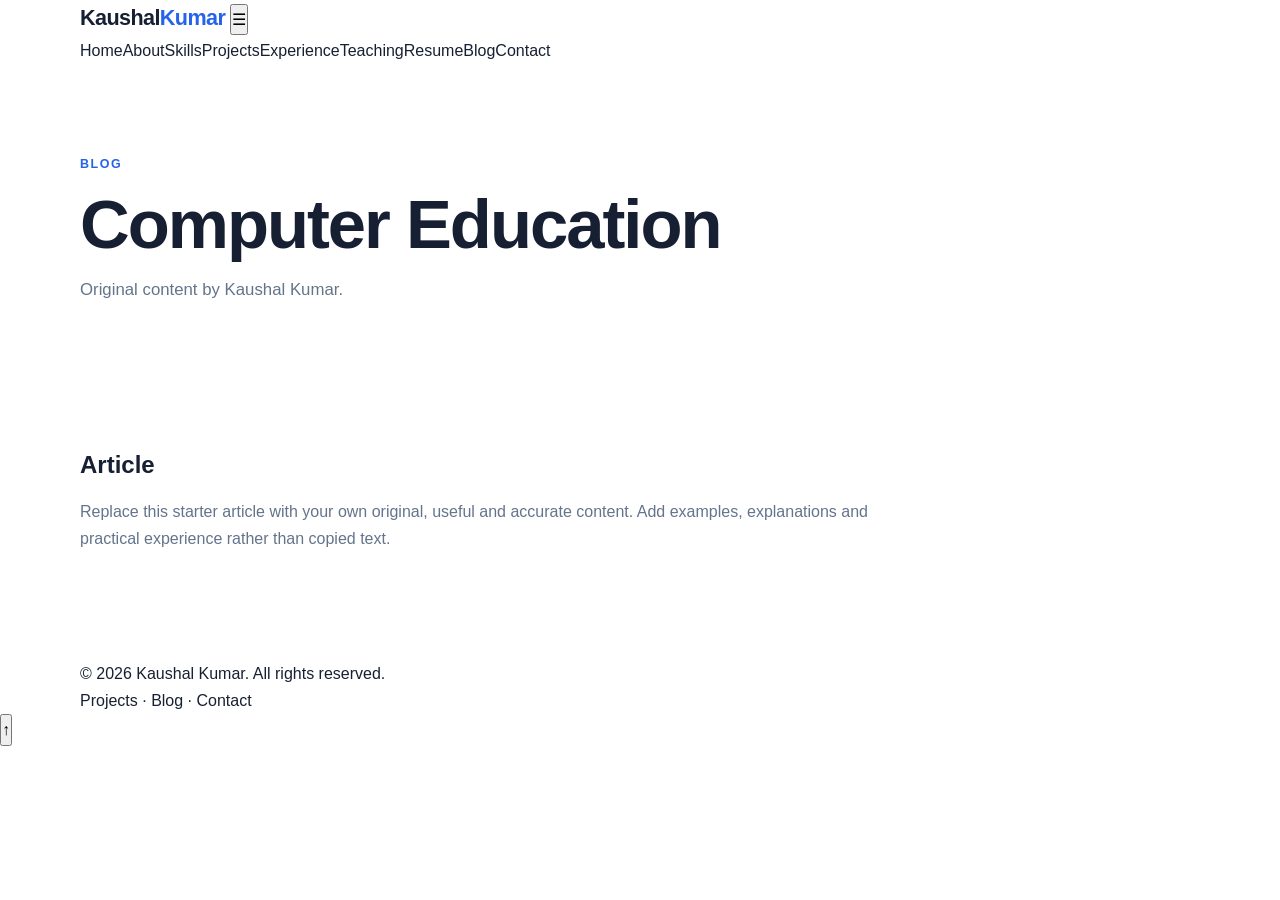
<file: blog/computer-education.html>
<!doctype html><html lang="en"><head><meta charset="utf-8"><meta name="viewport" content="width=device-width,initial-scale=1"><title>Computer Education | Kaushal Kumar</title><meta name="description" content="Original article by Kaushal Kumar about computer education."><link rel="stylesheet" href="../css/style.css"></head><body><header><div class="container"><nav class="nav"><a class="logo" href="index.html">Kaushal<span>Kumar</span></a>
<button class="menu" aria-label="Toggle menu">☰</button>
<div class="links"><a href="index.html">Home</a><a href="about.html">About</a><a href="skills.html">Skills</a><a href="projects.html">Projects</a><a href="experience.html">Experience</a><a href="teaching.html">Teaching</a><a href="resume.html">Resume</a><a href="blog.html">Blog</a><a href="contact.html">Contact</a></div></nav></div></header><main class="container"><section class="page-head"><p class="eyebrow">BLOG</p><h1>Computer Education</h1><p>Original content by Kaushal Kumar.</p></section><section class="section narrow"><h2>Article</h2><p>Replace this starter article with your own original, useful and accurate content. Add examples, explanations and practical experience rather than copied text.</p></section></main><footer><div class="container footer"><p>© <span id="year"></span> Kaushal Kumar. All rights reserved.</p><div><a href="projects.html">Projects</a> · <a href="blog.html">Blog</a> · <a href="contact.html">Contact</a></div></div></footer><script src="../js/main.js"></script></body></html>
</file>
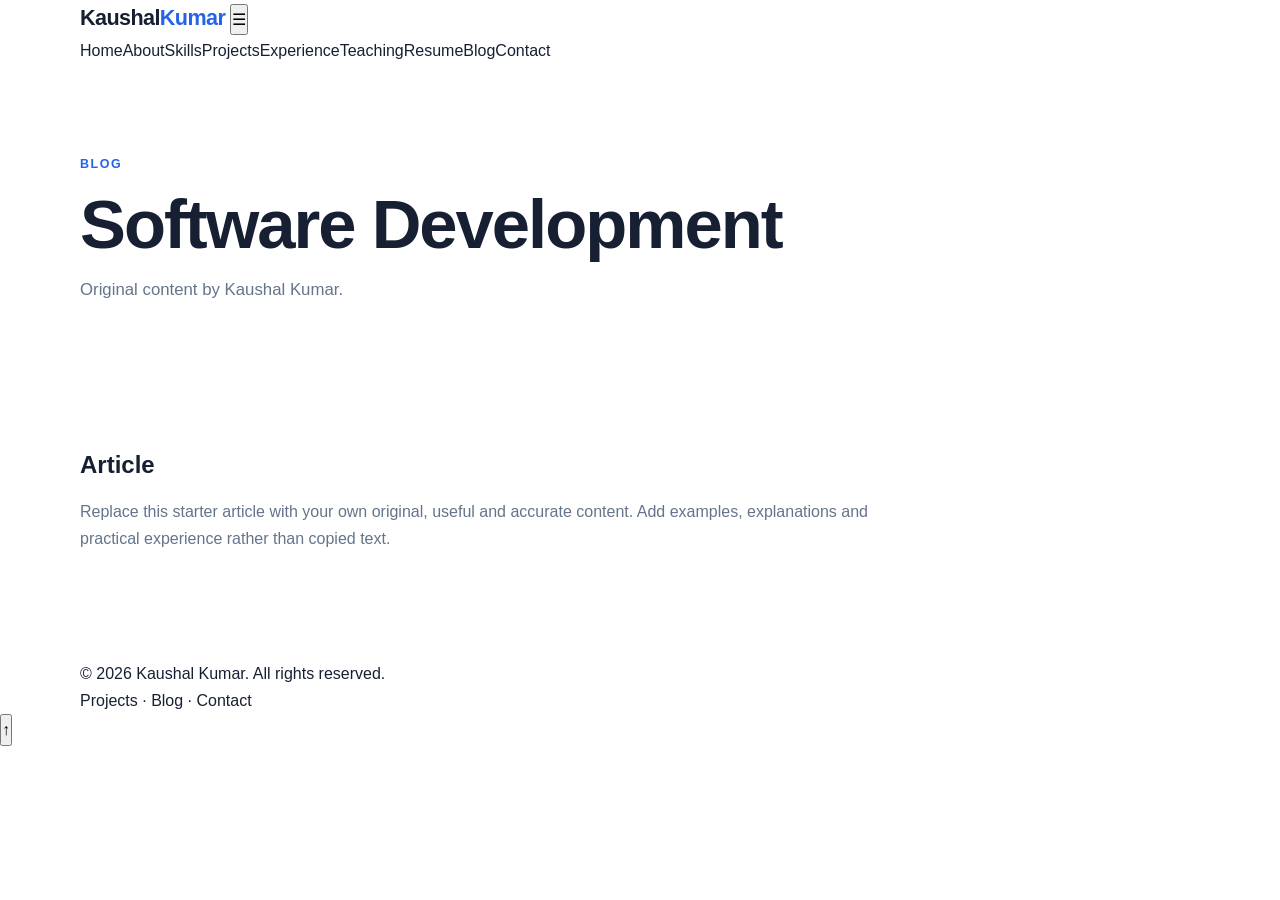
<file: blog/software-development.html>
<!doctype html><html lang="en"><head><meta charset="utf-8"><meta name="viewport" content="width=device-width,initial-scale=1"><title>Software Development | Kaushal Kumar</title><meta name="description" content="Original article by Kaushal Kumar about software development."><link rel="stylesheet" href="../css/style.css"></head><body><header><div class="container"><nav class="nav"><a class="logo" href="index.html">Kaushal<span>Kumar</span></a>
<button class="menu" aria-label="Toggle menu">☰</button>
<div class="links"><a href="index.html">Home</a><a href="about.html">About</a><a href="skills.html">Skills</a><a href="projects.html">Projects</a><a href="experience.html">Experience</a><a href="teaching.html">Teaching</a><a href="resume.html">Resume</a><a href="blog.html">Blog</a><a href="contact.html">Contact</a></div></nav></div></header><main class="container"><section class="page-head"><p class="eyebrow">BLOG</p><h1>Software Development</h1><p>Original content by Kaushal Kumar.</p></section><section class="section narrow"><h2>Article</h2><p>Replace this starter article with your own original, useful and accurate content. Add examples, explanations and practical experience rather than copied text.</p></section></main><footer><div class="container footer"><p>© <span id="year"></span> Kaushal Kumar. All rights reserved.</p><div><a href="projects.html">Projects</a> · <a href="blog.html">Blog</a> · <a href="contact.html">Contact</a></div></div></footer><script src="../js/main.js"></script></body></html>
</file>
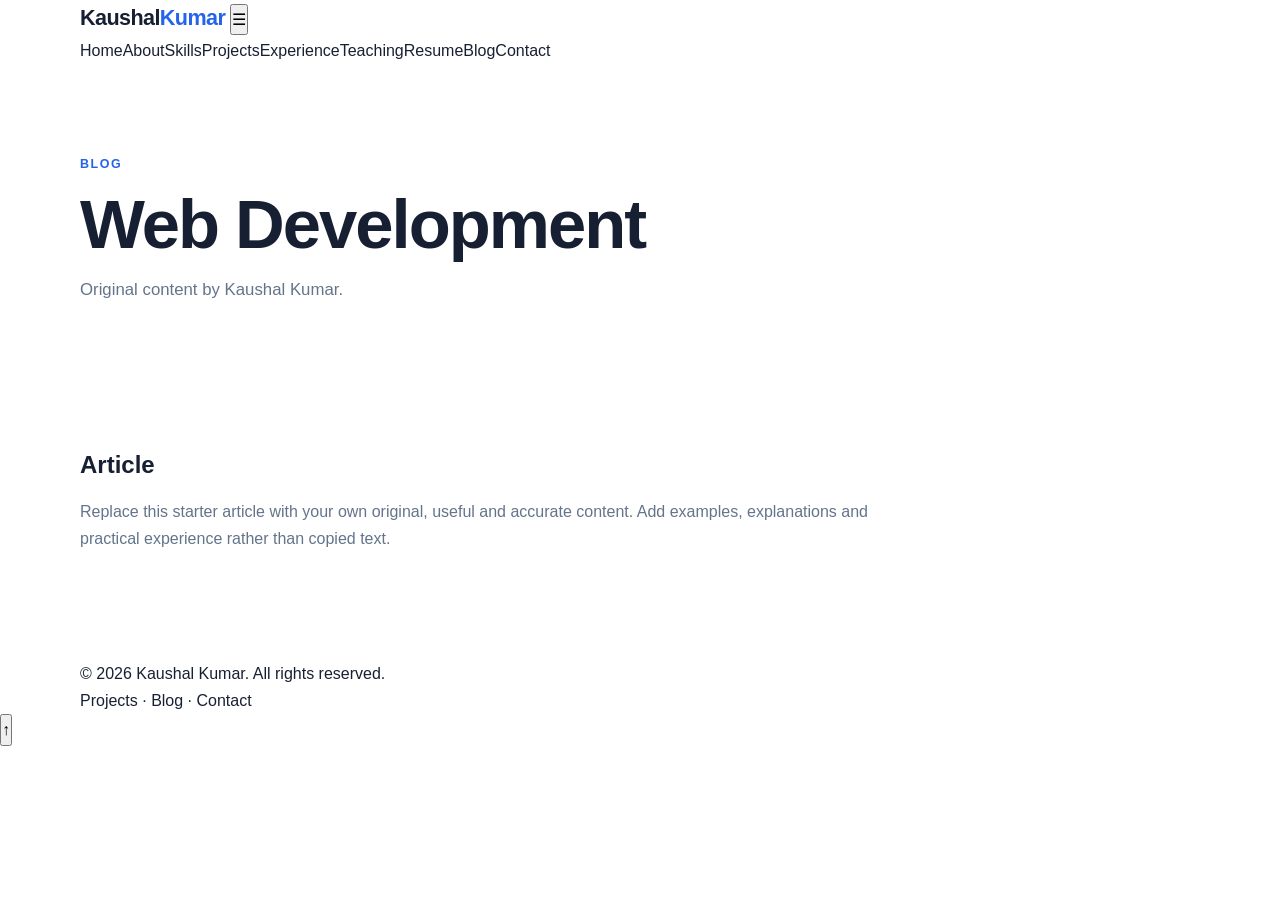
<file: blog/web-development.html>
<!doctype html><html lang="en"><head><meta charset="utf-8"><meta name="viewport" content="width=device-width,initial-scale=1"><title>Web Development | Kaushal Kumar</title><meta name="description" content="Original article by Kaushal Kumar about web development."><link rel="stylesheet" href="../css/style.css"></head><body><header><div class="container"><nav class="nav"><a class="logo" href="index.html">Kaushal<span>Kumar</span></a>
<button class="menu" aria-label="Toggle menu">☰</button>
<div class="links"><a href="index.html">Home</a><a href="about.html">About</a><a href="skills.html">Skills</a><a href="projects.html">Projects</a><a href="experience.html">Experience</a><a href="teaching.html">Teaching</a><a href="resume.html">Resume</a><a href="blog.html">Blog</a><a href="contact.html">Contact</a></div></nav></div></header><main class="container"><section class="page-head"><p class="eyebrow">BLOG</p><h1>Web Development</h1><p>Original content by Kaushal Kumar.</p></section><section class="section narrow"><h2>Article</h2><p>Replace this starter article with your own original, useful and accurate content. Add examples, explanations and practical experience rather than copied text.</p></section></main><footer><div class="container footer"><p>© <span id="year"></span> Kaushal Kumar. All rights reserved.</p><div><a href="projects.html">Projects</a> · <a href="blog.html">Blog</a> · <a href="contact.html">Contact</a></div></div></footer><script src="../js/main.js"></script></body></html>
</file>
<file: css/style.css>
/* ========================================================
   KAUSHAL KUMAR PERSONAL WEBSITE
   MAIN STYLESHEET
   SEO / AEO / GEO FRIENDLY
========================================================= */


/* =========================================================
   1. ROOT VARIABLES
========================================================= */

:root {

  --primary: #2563eb;
  --primary-dark: #1d4ed8;
  --primary-light: #eff6ff;

  --dark: #0f172a;
  --text: #172033;
  --text-light: #64748b;

  --white: #ffffff;
  --light: #f8fafc;
  --border: #e2e8f0;

  --success: #15803d;
  --danger: #dc2626;

  --radius-sm: 8px;
  --radius-md: 14px;
  --radius-lg: 22px;

  --shadow-sm:
    0 4px 15px rgba(15, 23, 42, 0.05);

  --shadow-md:
    0 12px 35px rgba(15, 23, 42, 0.08);

  --shadow-lg:
    0 25px 60px rgba(15, 23, 42, 0.12);

  --transition:
    all 0.25s ease;

}


/* =========================================================
   2. RESET
========================================================= */

*,
*::before,
*::after {
  margin: 0;
  padding: 0;
  box-sizing: border-box;
}


html {
  scroll-behavior: smooth;
  scroll-padding-top: 90px;
}


body {

  font-family:
    "Inter",
    Arial,
    Helvetica,
    sans-serif;

  color: var(--text);

  background: var(--white);

  line-height: 1.7;

  font-size: 16px;

  -webkit-font-smoothing: antialiased;

}


img {

  max-width: 100%;

  height: auto;

  display: block;

}


a {

  color: inherit;

  text-decoration: none;

  transition: var(--transition);

}


button,
input,
textarea,
select {

  font: inherit;

}


button {

  cursor: pointer;

}


ul,
ol {

  padding-left: 20px;

}


::selection {

  background: var(--primary);

  color: var(--white);

}


/* =========================================================
   3. ACCESSIBILITY
========================================================= */

:focus-visible {

  outline: 3px solid
    rgba(37, 99, 235, 0.35);

  outline-offset: 3px;

}


.skip-link {

  position: fixed;

  left: 15px;

  top: -100px;

  z-index: 9999;

  background: var(--dark);

  color: white;

  padding: 10px 15px;

  border-radius: 8px;

}


.skip-link:focus {

  top: 15px;

}


/* =========================================================
   4. COMMON CONTAINER
========================================================= */

.container {

  width: min(1120px, 92%);

  margin-left: auto;

  margin-right: auto;

}


/* =========================================================
   5. HEADER
========================================================= */

.site-header {

  position: sticky;

  top: 0;

  z-index: 1000;

  width: 100%;

  background:
    rgba(255, 255, 255, 0.94);

  backdrop-filter:
    blur(12px);

  -webkit-backdrop-filter:
    blur(12px);

  border-bottom:
    1px solid var(--border);

}


.navbar {

  min-height: 72px;

  display: flex;

  align-items: center;

  justify-content: space-between;

  gap: 25px;

}


.logo {

  font-size: 1.35rem;

  font-weight: 800;

  letter-spacing: -0.6px;

  white-space: nowrap;

}


.logo span {

  color: var(--primary);

}


.logo:hover {

  color: var(--primary);

}


/* =========================================================
   6. NAVIGATION
========================================================= */

.nav-links {

  list-style: none;

  display: flex;

  align-items: center;

  gap: 20px;

  padding: 0;

  margin: 0;

}


.nav-links li {

  margin: 0;

}


.nav-links a {

  color: #475569;

  font-size: 0.9rem;

  font-weight: 600;

  padding: 7px 0;

}


.nav-links a:hover {

  color: var(--primary);

}


/* =========================================================
   7. MOBILE MENU BUTTON
========================================================= */

.menu-button {

  display: none;

  border: 0;

  background: transparent;

  color: var(--dark);

  font-size: 1.6rem;

  line-height: 1;

  padding: 7px;

}


/* =========================================================
   8. HERO
========================================================= */

.hero {

  min-height: 78vh;

  padding:
    100px 0
    90px;

  display: grid;

  grid-template-columns:
    minmax(0, 1.25fr)
    minmax(280px, 0.75fr);

  align-items: center;

  gap: 70px;

  background:

    radial-gradient(
      circle at 90% 10%,
      #dbeafe 0,
      transparent 32%
    ),

    linear-gradient(
      180deg,
      #f8fbff 0%,
      #ffffff 100%
    );

}


.hero-content {

  max-width: 720px;

}


.eyebrow {

  color: var(--primary);

  font-size: 0.78rem;

  font-weight: 800;

  letter-spacing: 1.6px;

  text-transform: uppercase;

  margin-bottom: 14px;

}


.hero h1 {

  font-size:
    clamp(3rem, 7vw, 5.5rem);

  line-height: 1;

  letter-spacing: -3px;

  margin-bottom: 20px;

  color: var(--dark);

}


.hero h2 {

  font-size:
    clamp(1.35rem, 3vw, 2rem);

  line-height: 1.25;

  margin-bottom: 20px;

  color: #334155;

}


.hero-description {

  max-width: 700px;

  color: var(--text-light);

  font-size: 1.05rem;

}


.hero-buttons {

  display: flex;

  flex-wrap: wrap;

  gap: 13px;

  margin-top: 30px;

}


/* =========================================================
   9. PROFILE CARD
========================================================= */

.profile-card {

  padding: 35px;

  border-radius: var(--radius-lg);

  background: var(--white);

  border:
    1px solid var(--border);

  box-shadow: var(--shadow-lg);

  text-align: center;

}


.profile-image {

  width: 190px;

  height: 190px;

  margin:
    0 auto
    22px;

  border-radius: 50%;

  overflow: hidden;

  display: grid;

  place-items: center;

   background-image: url("/kaushal-kumar-portfolio/WhatsApp\ Image\ 2026-08-31\ at\ 06.14.26\ \(1\).jpeg");
  background-size: cover;
  background-position: center;
  background-repeat: no-repeat;
  color: var(--white);

  font-size: 5rem;

  font-weight: 800;

  border:
    8px solid
    var(--primary-light);

}


.profile-image img {

  width: 100%;

  height: 100%;

  object-fit: cover;

}


.profile-card h3 {

  font-size: 1.4rem;

  margin-bottom: 4px;

}


.profile-card p {

  color: var(--text-light);

}


/* =========================================================
   10. BUTTONS
========================================================= */

.btn {

  display: inline-flex;

  align-items: center;

  justify-content: center;

  min-height: 46px;

  padding:
    10px 18px;

  border:
    1px solid var(--border);

  border-radius:
    var(--radius-sm);

  font-weight: 700;

  font-size: 0.95rem;

  background: var(--white);

  color: var(--text);

}


.btn:hover {

  transform:
    translateY(-2px);

  box-shadow:
    var(--shadow-sm);

}


.btn-primary {

  background:
    var(--primary);

  border-color:
    var(--primary);

  color:
    var(--white);

}


.btn-primary:hover {

  background:
    var(--primary-dark);

  border-color:
    var(--primary-dark);

}


.btn-secondary:hover {

  color:
    var(--primary);

  border-color:
    var(--primary);

}


/* =========================================================
   11. SECTIONS
========================================================= */

.section {

  padding:
    90px 0;

}


.section-light {

  background:
    var(--light);

}


.section-heading {

  max-width:
    760px;

  margin-bottom:
    42px;

}


.section-heading h2 {

  font-size:
    clamp(2rem, 4vw, 3rem);

  line-height:
    1.15;

  letter-spacing:
    -1.2px;

  margin-bottom:
    13px;

}


.section-heading > p:not(.eyebrow) {

  color:
    var(--text-light);

}


/* =========================================================
   12. CONTENT GRID
========================================================= */

.content-grid {

  display: grid;

  grid-template-columns:
    1fr
    0.8fr;

  gap: 50px;

  align-items: start;

}


.content-grid > div:first-child p {

  color:
    var(--text-light);

  margin-bottom:
    17px;

}


.text-link {

  display:
    inline-block;

  color:
    var(--primary);

  font-weight:
    700;

  margin-top:
    5px;

}


.text-link:hover {

  color:
    var(--primary-dark);

}


/* =========================================================
   13. INFORMATION BOX
========================================================= */

.info-box {

  display:
    grid;

  gap:
    12px;

}


.info-box > div {

  padding:
    17px 18px;

  background:
    #fbfdff;

  border:
    1px solid var(--border);

  border-radius:
    var(--radius-md);

}


.info-box strong {

  display:
    block;

  font-size:
    0.9rem;

  margin-bottom:
    3px;

}


.info-box span {

  color:
    var(--text-light);

  font-size:
    0.94rem;

}


/* =========================================================
   14. CARDS
========================================================= */

.cards-grid {

  display:
    grid;

  grid-template-columns:
    repeat(3, 1fr);

  gap:
    22px;

}


.card,
.project-card {

  padding:
    27px;

  background:
    var(--white);

  border:
    1px solid var(--border);

  border-radius:
    var(--radius-md);

  transition:
    var(--transition);

}


.card:hover,
.project-card:hover {

  transform:
    translateY(-5px);

  box-shadow:
    var(--shadow-md);

  border-color:
    #cbd5e1;

}


.card h3,
.project-card h3 {

  margin-bottom:
    9px;

  font-size:
    1.15rem;

}


.card p,
.project-card p {

  color:
    var(--text-light);

  font-size:
    0.95rem;

}


.card a,
.project-card a {

  display:
    inline-block;

  margin-top:
    16px;

  color:
    var(--primary);

  font-weight:
    700;

}


/* =========================================================
   15. PROJECT CARDS
========================================================= */

.project-number {

  display:
    inline-block;

  margin-bottom:
    16px;

  color:
    var(--primary);

  font-size:
    0.85rem;

  font-weight:
    800;

  letter-spacing:
    1px;

}


/* =========================================================
   16. CENTER BUTTON
========================================================= */

.center-button {

  display:
    flex;

  justify-content:
    center;

  margin-top:
    35px;

}


/* =========================================================
   17. TIMELINE
========================================================= */

.timeline {

  position:
    relative;

  max-width:
    850px;

  padding-left:
    30px;

  border-left:
    2px solid #dbe3ed;

}


.timeline-item {

  position:
    relative;

  padding:
    0 0 35px;

}


.timeline-item:last-child {

  padding-bottom:
    0;

}


.timeline-item::before {

  content:
    "";

  position:
    absolute;

  width:
    13px;

  height:
    13px;

  left:
    -37px;

  top:
    8px;

  border-radius:
    50%;

  background:
    var(--primary);

  box-shadow:
    0 0 0 5px
    var(--primary-light);

}


.timeline-item span {

  display:
    inline-block;

  color:
    var(--primary);

  font-size:
    0.76rem;

  font-weight:
    800;

  letter-spacing:
    1px;

}


.timeline-item h3 {

  margin:
    6px 0 8px;

  font-size:
    1.25rem;

}


.timeline-item p {

  color:
    var(--text-light);

}


/* =========================================================
   18. AEO / FAQ PREVIEW
========================================================= */

.faq-preview {

  display:
    grid;

  grid-template-columns:
    repeat(3, 1fr);

  gap:
    20px;

}


.faq-preview article {

  padding:
    25px;

  border:
    1px solid var(--border);

  border-radius:
    var(--radius-md);

  background:
    var(--white);

}


.faq-preview h3 {

  font-size:
    1.05rem;

  margin-bottom:
    10px;

}


.faq-preview p {

  color:
    var(--text-light);

  font-size:
    0.94rem;

}


/* =========================================================
   19. PAGE HEADER
========================================================= */

.page-head {

  padding:
    90px 0 50px;

  max-width:
    850px;

}


.page-head h1 {

  font-size:
    clamp(2.5rem, 6vw, 4.3rem);

  line-height:
    1.05;

  letter-spacing:
    -2px;

  margin:
    7px 0 15px;

}


.page-head > p:not(.eyebrow) {

  color:
    var(--text-light);

  font-size:
    1.05rem;

}


/* =========================================================
   20. NARROW CONTENT
========================================================= */

.narrow {

  max-width:
    820px;

}


.narrow h2 {

  margin:
    35px 0 12px;

}


.narrow h2:first-child {

  margin-top:
    0;

}


.narrow p {

  color:
    var(--text-light);

  margin-bottom:
    18px;

}


.narrow ul {

  color:
    var(--text-light);

  margin-bottom:
    25px;

}


.narrow li {

  margin-bottom:
    7px;

}


/* =========================================================
   21. CTA
========================================================= */

.cta {

  padding:
    90px 20px;

  text-align:
    center;

  background:
    var(--dark);

  color:
    var(--white);

}


.cta h2 {

  font-size:
    clamp(2rem, 5vw, 3.2rem);

  line-height:
    1.1;

  margin-bottom:
    15px;

}


.cta p {

  max-width:
    650px;

  margin:
    0 auto 28px;

  color:
    #cbd5e1;

}


/* =========================================================
   22. CONTACT
========================================================= */

.contact-grid {

  display:
    grid;

  grid-template-columns:
    repeat(2, 1fr);

  gap:
    20px;

}


.contact-card {

  padding:
    25px;

  border:
    1px solid var(--border);

  border-radius:
    var(--radius-md);

}


.contact-card h3 {

  margin-bottom:
    7px;

}


.contact-card p {

  color:
    var(--text-light);

}


/* =========================================================
   23. BLOG
========================================================= */

.blog-grid {

  display:
    grid;

  grid-template-columns:
    repeat(3, 1fr);

  gap:
    22px;

}


.blog-card {

  overflow:
    hidden;

  border:
    1px solid var(--border);

  border-radius:
    var(--radius-md);

  background:
    var(--white);

  transition:
    var(--transition);

}


.blog-card:hover {

  transform:
    translateY(-5px);

  box-shadow:
    var(--shadow-md);

}


.blog-card-image {

  aspect-ratio:
    16 / 9;

  background:
    var(--primary-light);

}


.blog-card-image img {

  width:
    100%;

  height:
    100%;

  object-fit:
    cover;

}


.blog-card-content {

  padding:
    23px;

}


.blog-card h3 {

  margin-bottom:
    8px;

}


.blog-card p {

  color:
    var(--text-light);

  font-size:
    0.94rem;

}


/* =========================================================
   24. ARTICLE
========================================================= */

.article {

  max-width:
    820px;

  margin:
    0 auto;

  padding:
    50px 0 90px;

}


.article h1 {

  font-size:
    clamp(2.3rem, 5vw, 4rem);

  line-height:
    1.1;

  letter-spacing:
    -1.5px;

  margin-bottom:
    20px;

}


.article h2 {

  margin:
    40px 0 12px;

  font-size:
    1.7rem;

}


.article h3 {

  margin:
    30px 0 10px;

}


.article p {

  color:
    #475569;

  margin-bottom:
    18px;

}


.article ul,
.article ol {

  color:
    #475569;

  margin-bottom:
    20px;

}


.article li {

  margin-bottom:
    7px;

}


/* =========================================================
   25. FOOTER
========================================================= */

.site-footer {

  padding:
    55px 0 20px;

  background:
    #020617;

  color:
    white;

}


.footer-grid {

  display:
    grid;

  grid-template-columns:
    1.4fr
    0.6fr
    0.6fr;

  gap:
    45px;

  padding-bottom:
    40px;

}


.footer-grid h3 {

  margin-bottom:
    8px;

}


.footer-grid h4 {

  margin-bottom:
    12px;

}


.footer-grid p {

  color:
    #94a3b8;

}


.footer-grid a {

  display:
    block;

  width:
    fit-content;

  color:
    #cbd5e1;

  margin-bottom:
    7px;

  font-size:
    0.92rem;

}


.footer-grid a:hover {

  color:
    white;

}


.copyright {

  border-top:
    1px solid
    rgba(255,255,255,.1);

  padding-top:
    20px;

}


.copyright p {

  color:
    #94a3b8;

  font-size:
    0.85rem;

}


/* =========================================================
   26. ERROR PAGE
========================================================= */

.error-page {

  min-height:
    70vh;

  display:
    grid;

  place-items:
    center;

  text-align:
    center;

}


.error-page h1 {

  font-size:
    clamp(5rem, 15vw, 10rem);

  line-height:
    1;

  color:
    var(--primary);

}


.error-page h2 {

  margin:
    15px 0;

}


.error-page p {

  color:
    var(--text-light);

  margin-bottom:
    25px;

}


/* =========================================================
   27. RESPONSIVE — TABLET
========================================================= */

@media (max-width: 1000px) {

  .nav-links {

    gap:
      13px;

  }


  .nav-links a {

    font-size:
      0.84rem;

  }


  .hero {

    gap:
      40px;

  }


  .cards-grid {

    grid-template-columns:
      repeat(2, 1fr);

  }


  .faq-preview {

    grid-template-columns:
      repeat(2, 1fr);

  }


  .blog-grid {

    grid-template-columns:
      repeat(2, 1fr);

  }

}


/* =========================================================
   28. RESPONSIVE — MOBILE NAV
========================================================= */

@media (max-width: 820px) {

  .menu-button {

    display:
      block;

  }


  .nav-links {

    position:
      absolute;

    top:
      72px;

    left:
      0;

    right:
      0;

    display:
      none;

    flex-direction:
      column;

    align-items:
      flex-start;

    gap:
      0;

    padding:
      12px 4% 20px;

    background:
      white;

    border-bottom:
      1px solid var(--border);

    box-shadow:
      var(--shadow-md);

  }


  .nav-links.active {

    display:
      flex;

  }


  .nav-links li {

    width:
      100%;

  }


  .nav-links a {

    display:
      block;

    width:
      100%;

    padding:
      11px 0;

  }


  .hero {

    grid-template-columns:
      1fr;

    text-align:
      center;

    padding:
      75px 0;

  }


  .hero-content {

    margin:
      auto;

  }


  .hero-buttons {

    justify-content:
      center;

  }


  .profile-card {

    width:
      min(100%, 360px);

    margin:
      auto;

  }


  .content-grid {

    grid-template-columns:
      1fr;

  }


  .footer-grid {

    grid-template-columns:
      1fr 1fr;

  }

}


/* =========================================================
   29. RESPONSIVE — SMALL MOBILE
========================================================= */

@media (max-width: 600px) {

  .container {

    width:
      90%;

  }


  .hero {

    min-height:
      auto;

    padding:
      65px 0;

  }


  .hero h1 {

    letter-spacing:
      -2px;

  }


  .profile-image {

    width:
      155px;

    height:
      155px;

    font-size:
      4rem;

  }


  .section {

    padding:
      65px 0;

  }


  .cards-grid,
  .faq-preview,
  .blog-grid,
  .contact-grid {

    grid-template-columns:
      1fr;

  }


  .footer-grid {

    grid-template-columns:
      1fr;

    gap:
      28px;

  }


  .page-head {

    padding:
      65px 0 35px;

  }


  .article {

    padding:
      35px 0 65px;

  }


  .btn {

    width:
      100%;

  }


  .hero-buttons {

    width:
      100%;

  }

}


/* =========================================================
   30. REDUCED MOTION
========================================================= */

@media (prefers-reduced-motion: reduce) {

  html {

    scroll-behavior:
      auto;

  }


  *,
  *::before,
  *::after {

    animation-duration:
      0.01ms !important;

    animation-iteration-count:
      1 !important;

    transition-duration:
      0.01ms !important;

  }

}
</file>
<file: css/responsive.css>
/* =========================================================
   KAUSHAL KUMAR WEBSITE
   RESPONSIVE CSS
   MOBILE / TABLET / DESKTOP
========================================================= */


/* =========================================================
   LARGE DESKTOP
========================================================= */

@media (min-width: 1200px) {

  .container {
    width: min(1120px, 90%);
  }

  .hero {
    padding-top: 120px;
    padding-bottom: 110px;
  }

}


/* =========================================================
   TABLET
========================================================= */

@media (max-width: 1100px) {

  .container {
    width: 92%;
  }

  .nav-links {
    gap: 14px;
  }

  .nav-links a {
    font-size: 0.84rem;
  }

  .hero {
    grid-template-columns: 1fr 0.75fr;
    gap: 40px;
  }

  .cards-grid {
    grid-template-columns: repeat(2, 1fr);
  }

  .faq-preview {
    grid-template-columns: repeat(2, 1fr);
  }

  .blog-grid {
    grid-template-columns: repeat(2, 1fr);
  }

}


/* =========================================================
   TABLET / SMALL LAPTOP
========================================================= */

@media (max-width: 900px) {

  .navbar {
    min-height: 68px;
  }

  .hero {
    padding: 80px 0;
    gap: 35px;
  }

  .hero h1 {
    font-size: clamp(2.8rem, 8vw, 4.5rem);
  }

  .profile-card {
    padding: 28px;
  }

  .profile-image {
    width: 170px;
    height: 170px;
  }

  .section {
    padding: 75px 0;
  }

  .content-grid {
    grid-template-columns: 1fr;
    gap: 35px;
  }

  .info-box {
    max-width: 700px;
  }

  .footer-grid {
    grid-template-columns: 1.2fr 0.8fr 0.8fr;
  }

}


/* =========================================================
   MOBILE NAVIGATION
========================================================= */

@media (max-width: 820px) {

  .site-header {
    position: sticky;
    top: 0;
  }

  .navbar {
    min-height: 68px;
    position: relative;
  }

  .menu-button {
    display: flex;
    align-items: center;
    justify-content: center;
  }

  .nav-links {

    position: absolute;

    top: 68px;
    left: 0;
    right: 0;

    display: none;

    flex-direction: column;

    align-items: flex-start;

    gap: 0;

    padding: 12px 5% 20px;

    background: #ffffff;

    border-bottom: 1px solid #e2e8f0;

    box-shadow:
      0 15px 35px rgba(15, 23, 42, 0.08);

  }

  .nav-links.active {
    display: flex;
  }

  .nav-links li {
    width: 100%;
  }

  .nav-links a {

    display: block;

    width: 100%;

    padding: 10px 0;

    font-size: 0.95rem;

  }

}


/* =========================================================
   MOBILE HERO
========================================================= */

@media (max-width: 768px) {

  .container {
    width: 90%;
  }

  .hero {

    min-height: auto;

    grid-template-columns: 1fr;

    text-align: center;

    padding:
      70px 0
      65px;

  }

  .hero-content {
    max-width: 700px;
    margin: auto;
  }

  .hero h1 {

    font-size:
      clamp(2.8rem, 13vw, 4.2rem);

    letter-spacing:
      -2px;

  }

  .hero h2 {

    font-size:
      1.35rem;

  }

  .hero-description {

    font-size:
      0.98rem;

  }

  .hero-buttons {

    justify-content:
      center;

  }

  .profile-card {

    width:
      min(100%, 360px);

    margin:
      10px auto 0;

  }

}


/* =========================================================
   MOBILE CONTENT
========================================================= */

@media (max-width: 700px) {

  .section {
    padding: 65px 0;
  }

  .section-heading {
    margin-bottom: 30px;
  }

  .section-heading h2 {

    font-size:
      clamp(1.9rem, 8vw, 2.5rem);

  }

  .cards-grid {

    grid-template-columns:
      1fr;

    gap:
      16px;

  }

  .faq-preview {

    grid-template-columns:
      1fr;

    gap:
      16px;

  }

  .blog-grid {

    grid-template-columns:
      1fr;

  }

  .contact-grid {

    grid-template-columns:
      1fr;

  }

  .card,
  .project-card {

    padding:
      22px;

  }

}


/* =========================================================
   MOBILE PAGE HEADER
========================================================= */

@media (max-width: 600px) {

  .page-head {

    padding:
      60px 0
      35px;

  }

  .page-head h1 {

    font-size:
      clamp(2.4rem, 11vw, 3.5rem);

    letter-spacing:
      -1.5px;

  }

  .page-head > p:not(.eyebrow) {

    font-size:
      0.98rem;

  }

}


/* =========================================================
   SMALL MOBILE
========================================================= */

@media (max-width: 480px) {

  body {
    font-size: 15px;
  }

  .container {
    width: 90%;
  }

  .logo {
    font-size: 1.15rem;
  }

  .hero {

    padding:
      60px 0;

  }

  .hero h1 {

    font-size:
      2.8rem;

  }

  .hero h2 {

    font-size:
      1.2rem;

  }

  .hero-description {

    font-size:
      0.94rem;

  }

  .hero-buttons {

    flex-direction:
      column;

    width:
      100%;

  }

  .hero-buttons .btn {

    width:
      100%;

  }

  .profile-card {

    padding:
      22px;

  }

  .profile-image {

    width:
      145px;

    height:
      145px;

    font-size:
      3.8rem;

  }

  .section {

    padding:
      55px 0;

  }

  .section-heading h2 {

    font-size:
      2rem;

  }

  .page-head {

    padding:
      55px 0
      30px;

  }

  .page-head h1 {

    font-size:
      2.5rem;

  }

  .btn {

    width:
      100%;

  }

  .timeline {

    padding-left:
      25px;

  }

  .timeline-item::before {

    left:
      -32px;

  }

  .footer-grid {

    grid-template-columns:
      1fr;

    gap:
      28px;

  }

}


/* =========================================================
   VERY SMALL DEVICES
========================================================= */

@media (max-width: 360px) {

  .container {
    width: 92%;
  }

  .hero h1 {
    font-size: 2.45rem;
  }

  .hero h2 {
    font-size: 1.1rem;
  }

  .profile-image {
    width: 130px;
    height: 130px;
    font-size: 3.3rem;
  }

  .card,
  .project-card {
    padding: 18px;
  }

}


/* =========================================================
   LANDSCAPE MOBILE
========================================================= */

@media (max-height: 500px) and (orientation: landscape) {

  .hero {
    min-height: auto;
    padding: 50px 0;
  }

  .profile-image {
    width: 130px;
    height: 130px;
  }

}


/* =========================================================
   PRINT
========================================================= */

@media print {

  .site-header,
  .menu-button,
  .hero-buttons,
  .site-footer,
  .cta {
    display: none !important;
  }

  body {
    background: #ffffff;
    color: #000000;
  }

  .container {
    width: 100%;
  }

  .section {
    padding: 20px 0;
  }

  a {
    color: #000000;
    text-decoration: underline;
  }

}
</file>
